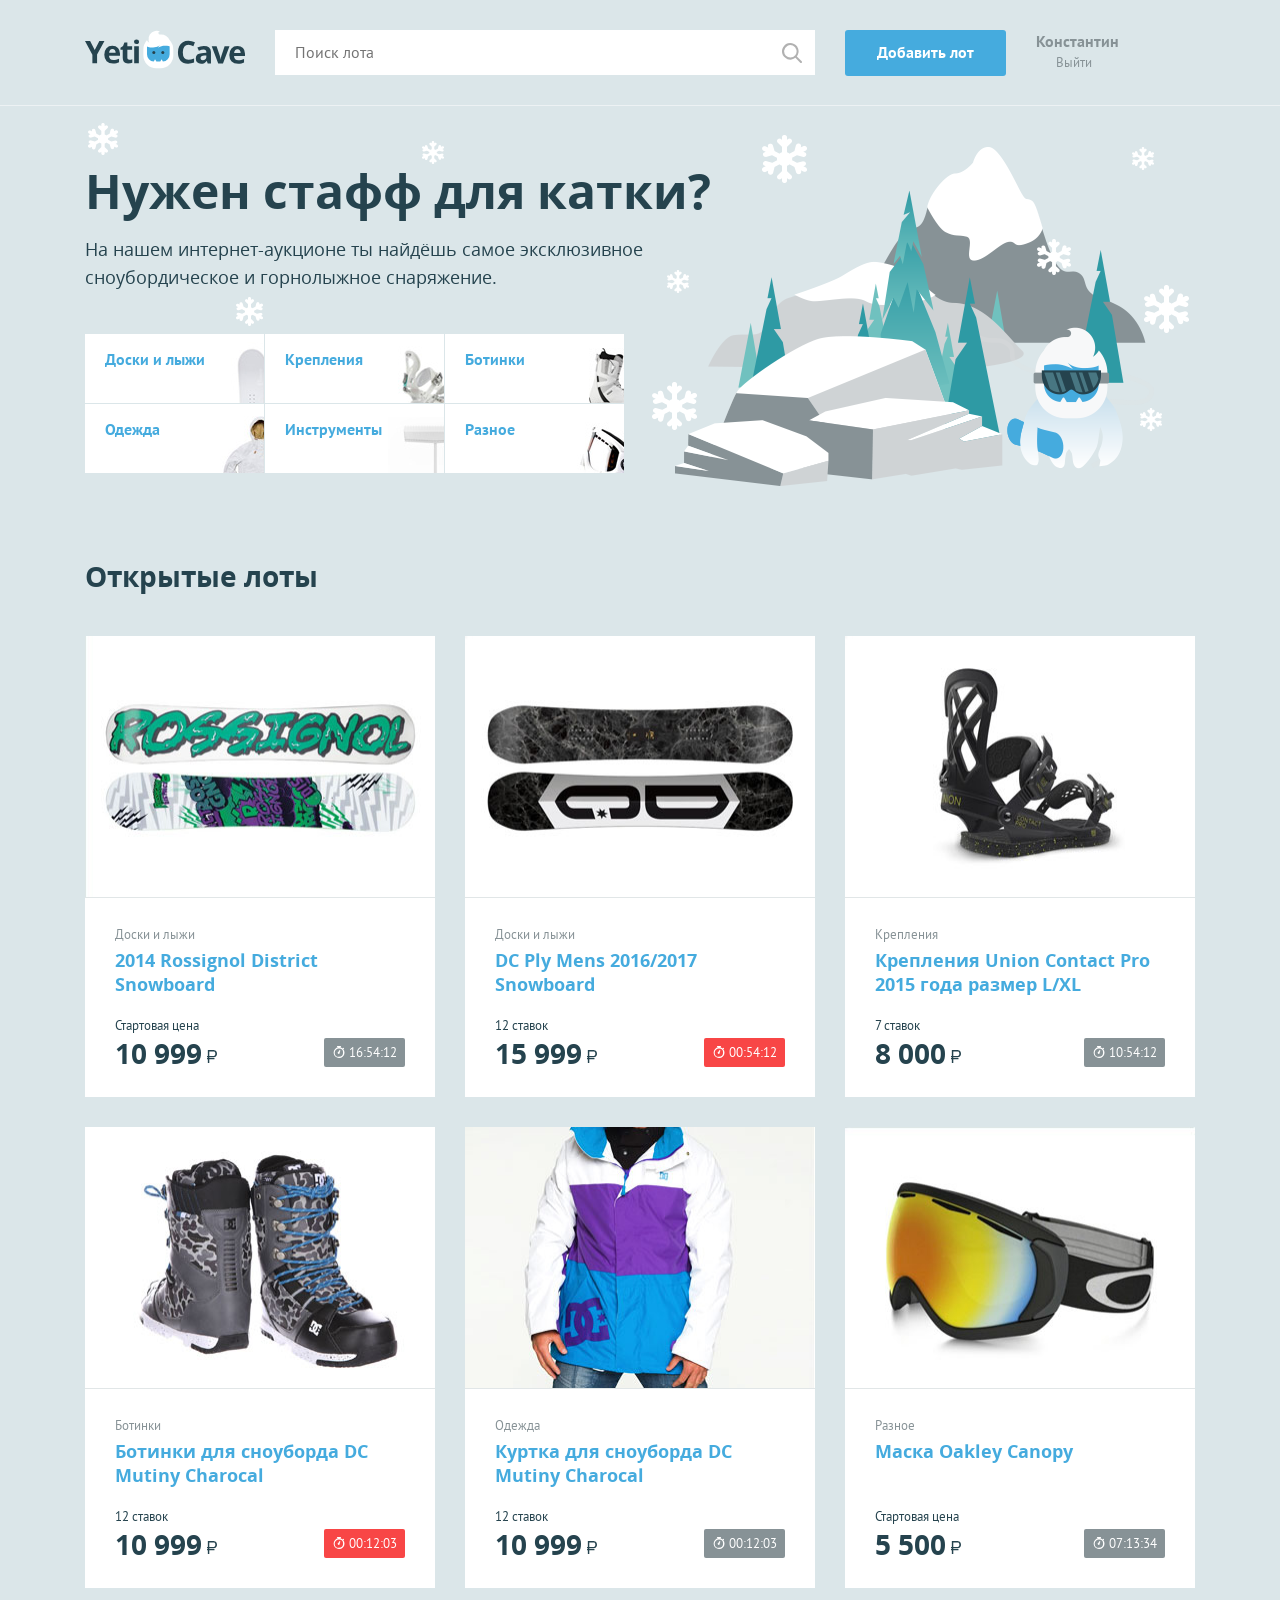
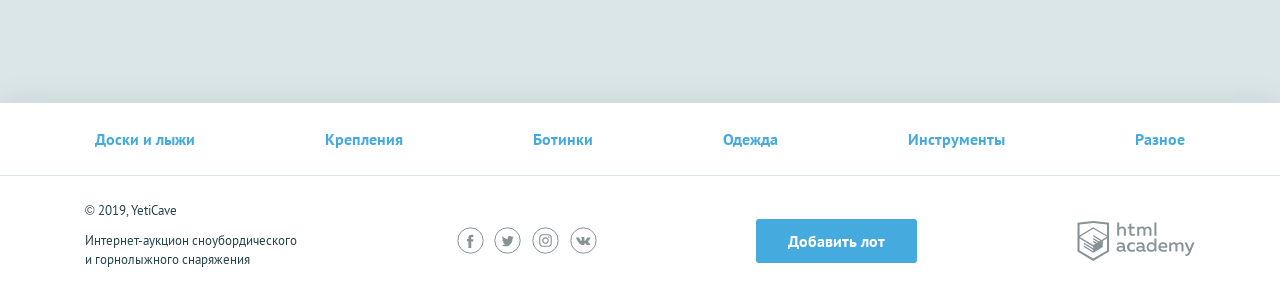
<file: pages/index.html>
<!DOCTYPE html>
<html lang="ru">
<head>
  <meta charset="UTF-8">
  <title>Главная</title>
  <link href="../assets/css/normalize.min.css" rel="stylesheet">
  <link href="../assets/css/style.css" rel="stylesheet">
</head>
<body>

<div class="page-wrapper">

  <header class="main-header">
    <div class="main-header__container container">
      <h1 class="visually-hidden">YetiCave</h1>
      <a class="main-header__logo">
        <img src="../img/logo.svg" width="160" height="39" alt="Логотип компании YetiCave">
      </a>
      <form class="main-header__search" method="get" action="https://echo.htmlacademy.ru" autocomplete="off">
        <input type="search" name="search" placeholder="Поиск лота">
        <input class="main-header__search-btn" type="submit" name="find" value="Найти">
      </form>
      <a class="main-header__add-lot button" href="add-lot.html">Добавить лот</a>
      <nav class="user-menu">
        <div class="user-menu__logged">
          <p>Константин</p>
          <a href="login.html">Выйти</a>
        </div>
      </nav>
    </div>
  </header>

  <main class="container">
    <section class="promo">
      <h2 class="promo__title">Нужен стафф для катки?</h2>
      <p class="promo__text">На нашем интернет-аукционе ты найдёшь самое эксклюзивное сноубордическое и горнолыжное снаряжение.</p>
      <ul class="promo__list">
        <li class="promo__item promo__item--boards">
          <a class="promo__link" href="all-lots.html">Доски и лыжи</a>
        </li>
        <li class="promo__item promo__item--attachment">
          <a class="promo__link" href="all-lots.html">Крепления</a>
        </li>
        <li class="promo__item promo__item--boots">
          <a class="promo__link" href="all-lots.html">Ботинки</a>
        </li>
        <li class="promo__item promo__item--clothing">
          <a class="promo__link" href="all-lots.html">Одежда</a>
        </li>
        <li class="promo__item promo__item--tools">
          <a class="promo__link" href="all-lots.html">Инструменты</a>
        </li>
        <li class="promo__item promo__item--other">
          <a class="promo__link" href="all-lots.html">Разное</a>
        </li>
      </ul>
    </section>
    <section class="lots">
      <div class="lots__header">
        <h2>Открытые лоты</h2>
      </div>
      <ul class="lots__list">
        <li class="lots__item lot">
          <div class="lot__image">
            <img src="../img/lot-1.jpg" width="350" height="260" alt="Сноуборд">
          </div>
          <div class="lot__info">
            <span class="lot__category">Доски и лыжи</span>
            <h3 class="lot__title"><a class="text-link" href="lot.html">2014 Rossignol District Snowboard</a></h3>
            <div class="lot__state">
              <div class="lot__rate">
                <span class="lot__amount">Стартовая цена</span>
                <span class="lot__cost">10 999<b class="rub">р</b></span>
              </div>
              <div class="lot__timer timer">
                16:54:12
              </div>
            </div>
          </div>
        </li>
        <li class="lots__item lot">
          <div class="lot__image">
            <img src="../img/lot-2.jpg" width="350" height="260" alt="Сноуборд">
          </div>
          <div class="lot__info">
            <span class="lot__category">Доски и лыжи</span>
            <h3 class="lot__title"><a class="text-link" href="lot.html">DC Ply Mens 2016/2017 Snowboard</a></h3>
            <div class="lot__state">
              <div class="lot__rate">
                <span class="lot__amount">12 ставок</span>
                <span class="lot__cost">15 999<b class="rub">р</b></span>
              </div>
              <div class="lot__timer timer timer--finishing">
                00:54:12
              </div>
            </div>
          </div>
        </li>
        <li class="lots__item lot">
          <div class="lot__image">
            <img src="../img/lot-3.jpg" width="350" height="260" alt="Крепления">
          </div>
          <div class="lot__info">
            <span class="lot__category">Крепления</span>
            <h3 class="lot__title"><a class="text-link" href="lot.html">Крепления Union Contact Pro 2015 года размер L/XL</a></h3>
            <div class="lot__state">
              <div class="lot__rate">
                <span class="lot__amount">7 ставок</span>
                <span class="lot__cost">8 000<b class="rub">р</b></span>
              </div>
              <div class="lot__timer timer">
                10:54:12
              </div>
            </div>
          </div>
        </li>
        <li class="lots__item lot">
          <div class="lot__image">
            <img src="../img/lot-4.jpg" width="350" height="260" alt="Ботинки">
          </div>
          <div class="lot__info">
            <span class="lot__category">Ботинки</span>
            <h3 class="lot__title"><a class="text-link" href="lot.html">Ботинки для сноуборда DC Mutiny Charocal</a></h3>
            <div class="lot__state">
              <div class="lot__rate">
                <span class="lot__amount">12 ставок</span>
                <span class="lot__cost">10 999<b class="rub">р</b></span>
              </div>
              <div class="lot__timer timer timer--finishing">
                00:12:03
              </div>
            </div>
          </div>
        </li>
        <li class="lots__item lot">
          <div class="lot__image">
            <img src="../img/lot-5.jpg" width="350" height="260" alt="Куртка">
          </div>
          <div class="lot__info">
            <span class="lot__category">Одежда</span>
            <h3 class="lot__title"><a class="text-link" href="lot.html">Куртка для сноуборда DC Mutiny Charocal</a></h3>
            <div class="lot__state">
              <div class="lot__rate">
                <span class="lot__amount">12 ставок</span>
                <span class="lot__cost">10 999<b class="rub">р</b></span>
              </div>
              <div class="lot__timer timer">
                00:12:03
              </div>
            </div>
          </div>
        </li>
        <li class="lots__item lot">
          <div class="lot__image">
            <img src="../img/lot-6.jpg" width="350" height="260" alt="Маска">
          </div>
          <div class="lot__info">
            <span class="lot__category">Разное</span>
            <h3 class="lot__title"><a class="text-link" href="lot.html">Маска Oakley Canopy</a></h3>
            <div class="lot__state">
              <div class="lot__rate">
                <span class="lot__amount">Стартовая цена</span>
                <span class="lot__cost">5 500<b class="rub">р</b></span>
              </div>
              <div class="lot__timer timer">
                07:13:34
              </div>
            </div>
          </div>
        </li>
      </ul>
    </section>
  </main>

</div>

<footer class="main-footer">
  <nav class="nav">
    <ul class="nav__list container">
      <li class="nav__item">
        <a href="all-lots.html">Доски и лыжи</a>
      </li>
      <li class="nav__item">
        <a href="all-lots.html">Крепления</a>
      </li>
      <li class="nav__item">
        <a href="all-lots.html">Ботинки</a>
      </li>
      <li class="nav__item">
        <a href="all-lots.html">Одежда</a>
      </li>
      <li class="nav__item">
        <a href="all-lots.html">Инструменты</a>
      </li>
      <li class="nav__item">
        <a href="all-lots.html">Разное</a>
      </li>
    </ul>
  </nav>
  <div class="main-footer__bottom container">
    <div class="main-footer__copyright">
      <p>© 2019, YetiCave</p>
      <p>Интернет-аукцион сноубордического и горнолыжного снаряжения</p>
    </div>
    <div class="main-footer__social social">
      <span class="visually-hidden">Мы в соцсетях:</span>
      <a class="social__link social__link--facebook" href="#">
        <span class="visually-hidden">Facebook</span>
        <svg width="27" height="27" viewBox="0 0 27 27" xmlns="http://www.w3.org/2000/svg"><circle stroke="#879296" fill="none" cx="13.5" cy="13.5" r="12.667"/><path fill="#879296" d="M14.26 20.983h-2.816v-6.626H10.04v-2.28h1.404v-1.364c0-1.862.79-2.922 3.04-2.922h1.87v2.28h-1.17c-.876 0-.972.322-.972.916v1.14h2.212l-.245 2.28h-1.92v6.625z"/></svg>
      </a>
      <span class="visually-hidden">,</span>
      <a class="social__link social__link--twitter" href="#">
        <span class="visually-hidden">Twitter</span>
        <svg width="27" height="27" viewBox="0 0 27 27" xmlns="http://www.w3.org/2000/svg"><circle stroke="#879296" fill="none" cx="13.5" cy="13.5" r="12.687"/><path fill="#879296" d="M18.38 10.572c.525-.336.913-.848 1.092-1.445-.485.305-1.02.52-1.58.635-.458-.525-1.12-.827-1.816-.83-1.388.063-2.473 1.226-2.44 2.615-.002.2.02.4.06.596-2.017-.144-3.87-1.16-5.076-2.78-.22.403-.335.856-.332 1.315-.01.865.403 1.68 1.104 2.188-.397-.016-.782-.13-1.123-.333-.03 1.207.78 2.272 1.95 2.567-.21.06-.43.09-.653.088-.155.015-.313.015-.47 0 .3 1.045 1.238 1.777 2.324 1.815-.864.724-1.956 1.12-3.083 1.122-.198.013-.397.013-.595 0 1.12.767 2.447 1.18 3.805 1.182 4.57 0 7.066-3.992 7.066-7.456v-.34c.49-.375.912-.835 1.24-1.357-.465.218-.963.36-1.473.42z"/></svg>
      </a>
      <span class="visually-hidden">,</span>
      <a class="social__link social__link--instagram" href="#">
        <span class="visually-hidden">Instagram</span>
        <svg width="27" height="27" viewBox="0 0 27 27" xmlns="http://www.w3.org/2000/svg"><circle stroke="#879296" fill="none" cx="13.5" cy="13.5" r="12.687"/><path fill="#879296" d="M13.5 8.3h2.567c.403.002.803.075 1.18.213.552.213.988.65 1.2 1.2.14.38.213.778.216 1.18v5.136c-.003.403-.076.803-.215 1.18-.213.552-.65.988-1.2 1.2-.378.14-.778.213-1.18.216h-5.135c-.403-.003-.802-.076-1.18-.215-.552-.214-.988-.65-1.2-1.2-.14-.38-.212-.78-.215-1.182V13.46v-2.566c.003-.403.076-.802.214-1.18.213-.552.65-.988 1.2-1.2.38-.14.778-.212 1.18-.215H13.5m0-1.143h-2.616c-.526.01-1.048.108-1.54.292-.853.33-1.527 1-1.856 1.854-.184.493-.283 1.014-.292 1.542v5.232c.01.526.108 1.048.292 1.54.33.853 1.003 1.527 1.855 1.856.493.184 1.015.283 1.54.293H16.117c.527-.01 1.048-.11 1.54-.293.854-.33 1.527-1.003 1.856-1.855.184-.493.283-1.015.293-1.54V13.46v-2.614c-.01-.528-.11-1.05-.293-1.542-.33-.853-1.002-1.525-1.855-1.855-.493-.185-1.014-.283-1.54-.293-.665.01-.89 0-2.617 0zm0 3.093c-2.51.007-4.07 2.73-2.808 4.898 1.26 2.17 4.398 2.16 5.645-.017.285-.495.434-1.058.433-1.63-.006-1.8-1.47-3.256-3.27-3.25zm0 5.378c-1.63-.007-2.64-1.777-1.82-3.185.823-1.41 2.86-1.4 3.67.017.18.316.276.675.278 1.04.006 1.177-.95 2.133-2.128 2.128zm4.118-5.524c0 .58-.626.94-1.127.65-.5-.29-.5-1.012 0-1.3.116-.067.245-.102.378-.102.418-.005.76.333.76.752z"/></svg>
      </a>
      <span class="visually-hidden">,</span>
      <a class="social__link social__link--vkontakte" href="#">
        <span class="visually-hidden">Вконтакте</span>
        <svg width="27" height="27" viewBox="0 0 27 27" xmlns="http://www.w3.org/2000/svg"><circle stroke="#879296" fill="none" cx="13.5" cy="13.5" r="12.666"/><path fill="#879296" d="M13.92 18.07c.142-.016.278-.074.39-.166.077-.107.118-.237.116-.37 0 0 0-1.13.516-1.296.517-.165 1.208 1.09 1.95 1.58.276.213.624.314.973.28h1.95s.973-.057.525-.837c-.38-.62-.865-1.17-1.432-1.626-1.208-1.1-1.043-.916.41-2.816.886-1.16 1.236-1.86 1.13-2.163-.108-.302-.76-.214-.76-.214h-2.164c-.092-.026-.19-.026-.282 0-.083.058-.15.135-.195.225-.224.57-.49 1.125-.8 1.656-.973 1.61-1.344 1.697-1.51 1.59-.37-.234-.272-.975-.272-1.433 0-1.56.243-2.202-.468-2.377-.32-.075-.647-.108-.974-.098-.604-.052-1.213.01-1.793.186-.243.116-.438.38-.32.4.245.018.474.13.642.31.152.303.225.638.214.975 0 0 .127 1.832-.302 2.056-.43.223-.692-.167-1.55-1.618-.29-.506-.547-1.03-.77-1.57-.038-.09-.098-.17-.174-.233-.1-.065-.214-.108-.332-.128H6.485s-.312 0-.42.137c-.106.135 0 .36 0 .36.87 2 2.022 3.868 3.42 5.543.923.996 2.21 1.573 3.567 1.598z"/></svg>
      </a>
    </div>
    <a class="main-footer__add-lot button" href="add-lot.html">Добавить лот</a>
    <div class="main-footer__developed-by">
      <span class="visually-hidden">Разработано:</span>
      <a class="logo-academy" href="https://htmlacademy.ru/intensive/php">
        <span class="visually-hidden">HTML Academy</span>
        <svg width="118" height="40" xmlns="http://www.w3.org/2000/svg" viewBox="0 0 117.01 40">
          <path fill="#879296"
                d="M280.33,109.39a2.14,2.14,0,0,1-.6.11.59.59,0,0,1-.66-.66v-3.24c0-2.73-1.62-4-4.18-4a11.08,11.08,0,0,0-3.47.6v1.85a8.05,8.05,0,0,1,3.26-.7c1.54,0,2.37.79,2.37,1.92v.32a12,12,0,0,0-2.36-.26c-1.88,0-4,.72-4,3,0,1.87,1.53,2.77,3.17,2.77a5.25,5.25,0,0,0,3.41-1.17,1.81,1.81,0,0,0,1.81,1.06,3.52,3.52,0,0,0,1.28-.23v-1.45Zm-3.28-.85a3.68,3.68,0,0,1-2.62,1.07c-.9,0-1.7-.45-1.7-1.34,0-1.13,1.21-1.49,2.36-1.49a10.56,10.56,0,0,1,2,.23v1.53Zm9,2.64a6.81,6.81,0,0,0,3-.62V108.7a5.44,5.44,0,0,1-2.64.7,3,3,0,1,1,0-6,4.42,4.42,0,0,1,2.51.75v-1.85a5.47,5.47,0,0,0-2.79-.7,4.69,4.69,0,0,0-5,4.84,4.57,4.57,0,0,0,4.88,4.69Zm8.29-5.8c-1.88,0-4,.72-4,3,0,1.87,1.53,2.77,3.17,2.77a5.25,5.25,0,0,0,3.41-1.17,1.81,1.81,0,0,0,1.81,1.05,3.54,3.54,0,0,0,1.28-.23v-1.45a2.13,2.13,0,0,1-.6.11.59.59,0,0,1-.66-.66v-3.24c0-2.73-1.62-4-4.18-4a11.08,11.08,0,0,0-3.47.6v1.85a8.05,8.05,0,0,1,3.26-.7c1.55,0,2.37.79,2.37,1.92v.32a12,12,0,0,0-2.36-.26Zm2.36,3.17a3.68,3.68,0,0,1-2.62,1.07c-.9,0-1.7-.45-1.7-1.34,0-1.13,1.21-1.49,2.36-1.49a10.56,10.56,0,0,1,2,.23v1.53Zm4.11-2.13a4.49,4.49,0,0,0,4.48,4.77,4.21,4.21,0,0,0,3.47-1.68v1.43h1.81V97.75h-2v5.31a4.19,4.19,0,0,0-3.26-1.41,4.49,4.49,0,0,0-4.48,4.77Zm7.73-1.11v2.2a3.15,3.15,0,0,1-2.88,1.9,3,3,0,0,1,0-6,3.16,3.16,0,0,1,2.88,1.88Zm9.12,5.88a7.75,7.75,0,0,0,3.24-.62v-1.73a6.62,6.62,0,0,1-2.86.64c-1.66,0-3.24-.68-3.47-2.3h6.8c.58-2.62-.66-5.52-4.26-5.52a4.53,4.53,0,0,0-4.58,4.77c0,3.18,2.36,4.77,5.13,4.77Zm-.45-7.86a2.13,2.13,0,0,1,2.36,2.34h-5a2.47,2.47,0,0,1,2.66-2.34Zm18.43,2v5.6h2v-5.65a3.32,3.32,0,0,0-3.43-3.64A4.48,4.48,0,0,0,331,103.1a3.09,3.09,0,0,0-2.83-1.45,4.13,4.13,0,0,0-3,1.38v-1.13h-1.79v9h2v-6.11a3.21,3.21,0,0,1,2.39-1.39,1.72,1.72,0,0,1,1.79,1.9v5.6h2v-5.65c0-.21,0-.41,0-.62a3,3,0,0,1,2.24-1.22,1.72,1.72,0,0,1,1.79,1.9Zm13-3.45h-2.11l-2.69,6.82-3.05-6.82h-2.15l4.3,9.12-.19.45c-.53,1.41-1.26,2.11-2.24,2.11a3.13,3.13,0,0,1-.92-.13v1.71a5.12,5.12,0,0,0,1.19.15c1.38,0,2.66-.79,3.64-3.15l4.24-10.27ZM273.33,89.11a3.18,3.18,0,0,1,2.53-1.51A2,2,0,0,1,278,89.77V95.1h2v-5.6a3.52,3.52,0,0,0-3.73-3.69,4.12,4.12,0,0,0-2.92,1.24V81.91h-2V95.1h2v-6Zm10.18,3.24c0,2.11,1.36,3,3.11,3a7.39,7.39,0,0,0,2.43-.4V93.2a4.87,4.87,0,0,1-1.83.36c-1.17,0-1.72-.4-1.72-1.58V87.83h3.28V86.06h-3.28V82.84l-2,.49v2.73h-1.62v1.77h1.62v4.52ZM293.38,89a3.21,3.21,0,0,1,2.39-1.39,1.72,1.72,0,0,1,1.79,1.9v5.6h2V89.45c0-.21,0-.41,0-.62a3,3,0,0,1,2.24-1.22,1.72,1.72,0,0,1,1.79,1.9v5.6h2V89.45a3.32,3.32,0,0,0-3.43-3.64A4.47,4.47,0,0,0,299,87.26a3.09,3.09,0,0,0-2.83-1.45,4.13,4.13,0,0,0-3,1.38V86.06h-1.79v9h2V89Zm15.16-7.09h2V95.1h-2Zm-61.11-1.57L231.64,82v28.95l15.79,9.4,15.79-9.4V82L247.6,80.35l-.17,0Zm13.73,29.43-13.73,8.17-13.73-8.17V97.9L247.37,106l0,1.47L238,101.93v1.43l9.41,5.66,0,1.51-9.41-5.6v1.43l9.41,5.66,9.5-5.69V104.9h0v-4.67l4.23-2.53v12.06Zm0-13.6-3.76,2.21-1.73,1-8.27-4.92v1.43l7.07,4.2-.06,0-.15.09-1,.59-5.83-3.47v1.43l4.61,2.74-1.09.73,0,0-3.48-2v1.43l2.28,1.34-2.33,1.4-13.6-8.08,13.62-8.19h0l13.79,8Zm0-1.44-13.8-8.14h0l-13.65,8.13V83.85l13.73-1.44,13.73,1.44V94.72Z"
                transform="translate(-231.64 -80.34)"/>
        </svg>
      </a>
    </div>
  </div>
</footer>

</body>
</html>
</file>
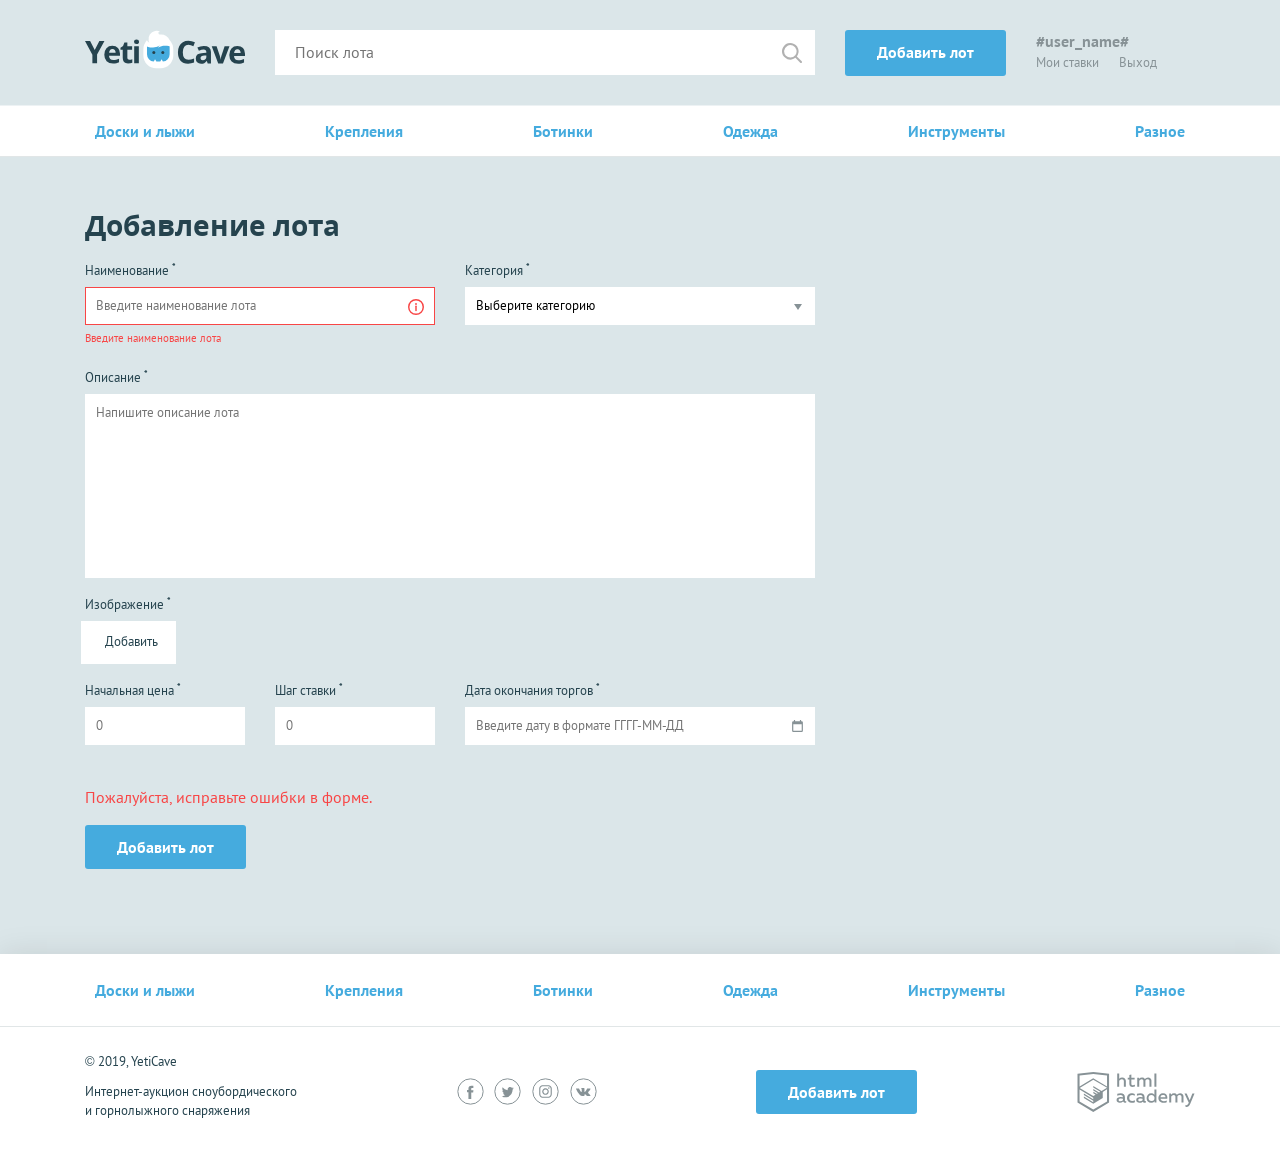
<file: pages/add-lot.html>
<!DOCTYPE html>
<html lang="ru">
<head>
  <meta charset="UTF-8">
  <title>Добавление лота</title>
  <link href="../assets/css/normalize.min.css" rel="stylesheet">
  <link href="../assets/css/style.css" rel="stylesheet">
  <link href="../assets/css/flatpickr.min.css" rel="stylesheet">
</head>
<body>

<div class="page-wrapper">

  <header class="main-header">
  <div class="main-header__container container">
    <h1 class="visually-hidden">YetiCave</h1>
    <a class="main-header__logo" href="index.html">
      <img src="../img/logo.svg" width="160" height="39" alt="Логотип компании YetiCave">
    </a>
    <form class="main-header__search" method="get" action="https://echo.htmlacademy.ru" autocomplete="off">
      <input type="search" name="search" placeholder="Поиск лота">
      <input class="main-header__search-btn" type="submit" name="find" value="Найти">
    </form>
    <a class="main-header__add-lot button" href="add-lot.html">Добавить лот</a>
    <nav class="user-menu">
      <div class="user-menu__logged">
        <p>#user_name#</p>
        <a class="user-menu__bets" href="my-bets.html">Мои ставки</a>
        <a class="user-menu__logout" href="#">Выход</a>
      </div>
    </nav>
  </div>
</header>

  <main>
    <nav class="nav">
      <ul class="nav__list container">
        <li class="nav__item">
          <a href="all-lots.html">Доски и лыжи</a>
        </li>
        <li class="nav__item">
          <a href="all-lots.html">Крепления</a>
        </li>
        <li class="nav__item">
          <a href="all-lots.html">Ботинки</a>
        </li>
        <li class="nav__item">
          <a href="all-lots.html">Одежда</a>
        </li>
        <li class="nav__item">
          <a href="all-lots.html">Инструменты</a>
        </li>
        <li class="nav__item">
          <a href="all-lots.html">Разное</a>
        </li>
      </ul>
    </nav>
    <form class="form form--add-lot container form--invalid" action="https://echo.htmlacademy.ru" method="post"> <!-- form--invalid -->
      <h2>Добавление лота</h2>
      <div class="form__container-two">
        <div class="form__item form__item--invalid"> <!-- form__item--invalid -->
          <label for="lot-name">Наименование <sup>*</sup></label>
          <input id="lot-name" type="text" name="lot-name" placeholder="Введите наименование лота">
          <span class="form__error">Введите наименование лота</span>
        </div>
        <div class="form__item">
          <label for="category">Категория <sup>*</sup></label>
          <select id="category" name="category">
            <option>Выберите категорию</option>
            <option>Доски и лыжи</option>
            <option>Крепления</option>
            <option>Ботинки</option>
            <option>Одежда</option>
            <option>Инструменты</option>
            <option>Разное</option>
          </select>
          <span class="form__error">Выберите категорию</span>
        </div>
      </div>
      <div class="form__item form__item--wide">
        <label for="message">Описание <sup>*</sup></label>
        <textarea id="message" name="message" placeholder="Напишите описание лота"></textarea>
        <span class="form__error">Напишите описание лота</span>
      </div>
      <div class="form__item form__item--file">
        <label>Изображение <sup>*</sup></label>
        <div class="form__input-file">
          <input class="visually-hidden" type="file" id="lot-img" value="">
          <label for="lot-img">
            Добавить
          </label>
        </div>
      </div>
      <div class="form__container-three">
        <div class="form__item form__item--small">
          <label for="lot-rate">Начальная цена <sup>*</sup></label>
          <input id="lot-rate" type="text" name="lot-rate" placeholder="0">
          <span class="form__error">Введите начальную цену</span>
        </div>
        <div class="form__item form__item--small">
          <label for="lot-step">Шаг ставки <sup>*</sup></label>
          <input id="lot-step" type="text" name="lot-step" placeholder="0">
          <span class="form__error">Введите шаг ставки</span>
        </div>
        <div class="form__item">
          <label for="lot-date">Дата окончания торгов <sup>*</sup></label>
          <input class="form__input-date" id="lot-date" type="text" name="lot-date" placeholder="Введите дату в формате ГГГГ-ММ-ДД">
          <span class="form__error">Введите дату завершения торгов</span>
        </div>
      </div>
      <span class="form__error form__error--bottom">Пожалуйста, исправьте ошибки в форме.</span>
      <button type="submit" class="button">Добавить лот</button>
    </form>
  </main>

</div>

<footer class="main-footer">
  <nav class="nav">
    <ul class="nav__list container">
      <li class="nav__item">
        <a href="all-lots.html">Доски и лыжи</a>
      </li>
      <li class="nav__item">
        <a href="all-lots.html">Крепления</a>
      </li>
      <li class="nav__item">
        <a href="all-lots.html">Ботинки</a>
      </li>
      <li class="nav__item">
        <a href="all-lots.html">Одежда</a>
      </li>
      <li class="nav__item">
        <a href="all-lots.html">Инструменты</a>
      </li>
      <li class="nav__item">
        <a href="all-lots.html">Разное</a>
      </li>
    </ul>
  </nav>
  <div class="main-footer__bottom container">
    <div class="main-footer__copyright">
      <p>© 2019, YetiCave</p>
      <p>Интернет-аукцион сноубордического и горнолыжного снаряжения</p>
    </div>
    <div class="main-footer__social social">
      <span class="visually-hidden">Мы в соцсетях:</span>
      <a class="social__link social__link--facebook" href="#">
        <span class="visually-hidden">Facebook</span>
        <svg width="27" height="27" viewBox="0 0 27 27" xmlns="http://www.w3.org/2000/svg"><circle stroke="#879296" fill="none" cx="13.5" cy="13.5" r="12.667"/><path fill="#879296" d="M14.26 20.983h-2.816v-6.626H10.04v-2.28h1.404v-1.364c0-1.862.79-2.922 3.04-2.922h1.87v2.28h-1.17c-.876 0-.972.322-.972.916v1.14h2.212l-.245 2.28h-1.92v6.625z"/></svg>
      </a>
      <span class="visually-hidden">,</span>
      <a class="social__link social__link--twitter" href="#">
        <span class="visually-hidden">Twitter</span>
        <svg width="27" height="27" viewBox="0 0 27 27" xmlns="http://www.w3.org/2000/svg"><circle stroke="#879296" fill="none" cx="13.5" cy="13.5" r="12.687"/><path fill="#879296" d="M18.38 10.572c.525-.336.913-.848 1.092-1.445-.485.305-1.02.52-1.58.635-.458-.525-1.12-.827-1.816-.83-1.388.063-2.473 1.226-2.44 2.615-.002.2.02.4.06.596-2.017-.144-3.87-1.16-5.076-2.78-.22.403-.335.856-.332 1.315-.01.865.403 1.68 1.104 2.188-.397-.016-.782-.13-1.123-.333-.03 1.207.78 2.272 1.95 2.567-.21.06-.43.09-.653.088-.155.015-.313.015-.47 0 .3 1.045 1.238 1.777 2.324 1.815-.864.724-1.956 1.12-3.083 1.122-.198.013-.397.013-.595 0 1.12.767 2.447 1.18 3.805 1.182 4.57 0 7.066-3.992 7.066-7.456v-.34c.49-.375.912-.835 1.24-1.357-.465.218-.963.36-1.473.42z"/></svg>
      </a>
      <span class="visually-hidden">,</span>
      <a class="social__link social__link--instagram" href="#">
        <span class="visually-hidden">Instagram</span>
        <svg width="27" height="27" viewBox="0 0 27 27" xmlns="http://www.w3.org/2000/svg"><circle stroke="#879296" fill="none" cx="13.5" cy="13.5" r="12.687"/><path fill="#879296" d="M13.5 8.3h2.567c.403.002.803.075 1.18.213.552.213.988.65 1.2 1.2.14.38.213.778.216 1.18v5.136c-.003.403-.076.803-.215 1.18-.213.552-.65.988-1.2 1.2-.378.14-.778.213-1.18.216h-5.135c-.403-.003-.802-.076-1.18-.215-.552-.214-.988-.65-1.2-1.2-.14-.38-.212-.78-.215-1.182V13.46v-2.566c.003-.403.076-.802.214-1.18.213-.552.65-.988 1.2-1.2.38-.14.778-.212 1.18-.215H13.5m0-1.143h-2.616c-.526.01-1.048.108-1.54.292-.853.33-1.527 1-1.856 1.854-.184.493-.283 1.014-.292 1.542v5.232c.01.526.108 1.048.292 1.54.33.853 1.003 1.527 1.855 1.856.493.184 1.015.283 1.54.293H16.117c.527-.01 1.048-.11 1.54-.293.854-.33 1.527-1.003 1.856-1.855.184-.493.283-1.015.293-1.54V13.46v-2.614c-.01-.528-.11-1.05-.293-1.542-.33-.853-1.002-1.525-1.855-1.855-.493-.185-1.014-.283-1.54-.293-.665.01-.89 0-2.617 0zm0 3.093c-2.51.007-4.07 2.73-2.808 4.898 1.26 2.17 4.398 2.16 5.645-.017.285-.495.434-1.058.433-1.63-.006-1.8-1.47-3.256-3.27-3.25zm0 5.378c-1.63-.007-2.64-1.777-1.82-3.185.823-1.41 2.86-1.4 3.67.017.18.316.276.675.278 1.04.006 1.177-.95 2.133-2.128 2.128zm4.118-5.524c0 .58-.626.94-1.127.65-.5-.29-.5-1.012 0-1.3.116-.067.245-.102.378-.102.418-.005.76.333.76.752z"/></svg>
      </a>
      <span class="visually-hidden">,</span>
      <a class="social__link social__link--vkontakte" href="#">
        <span class="visually-hidden">Вконтакте</span>
        <svg width="27" height="27" viewBox="0 0 27 27" xmlns="http://www.w3.org/2000/svg"><circle stroke="#879296" fill="none" cx="13.5" cy="13.5" r="12.666"/><path fill="#879296" d="M13.92 18.07c.142-.016.278-.074.39-.166.077-.107.118-.237.116-.37 0 0 0-1.13.516-1.296.517-.165 1.208 1.09 1.95 1.58.276.213.624.314.973.28h1.95s.973-.057.525-.837c-.38-.62-.865-1.17-1.432-1.626-1.208-1.1-1.043-.916.41-2.816.886-1.16 1.236-1.86 1.13-2.163-.108-.302-.76-.214-.76-.214h-2.164c-.092-.026-.19-.026-.282 0-.083.058-.15.135-.195.225-.224.57-.49 1.125-.8 1.656-.973 1.61-1.344 1.697-1.51 1.59-.37-.234-.272-.975-.272-1.433 0-1.56.243-2.202-.468-2.377-.32-.075-.647-.108-.974-.098-.604-.052-1.213.01-1.793.186-.243.116-.438.38-.32.4.245.018.474.13.642.31.152.303.225.638.214.975 0 0 .127 1.832-.302 2.056-.43.223-.692-.167-1.55-1.618-.29-.506-.547-1.03-.77-1.57-.038-.09-.098-.17-.174-.233-.1-.065-.214-.108-.332-.128H6.485s-.312 0-.42.137c-.106.135 0 .36 0 .36.87 2 2.022 3.868 3.42 5.543.923.996 2.21 1.573 3.567 1.598z"/></svg>
      </a>
    </div>
    <a class="main-footer__add-lot button" href="add-lot.html">Добавить лот</a>
    <div class="main-footer__developed-by">
      <span class="visually-hidden">Разработано:</span>
      <a class="logo-academy" href="https://htmlacademy.ru/intensive/php">
        <span class="visually-hidden">HTML Academy</span>
        <svg width="118" height="40" xmlns="http://www.w3.org/2000/svg" viewBox="0 0 117.01 40">
          <path fill="#879296"
                d="M280.33,109.39a2.14,2.14,0,0,1-.6.11.59.59,0,0,1-.66-.66v-3.24c0-2.73-1.62-4-4.18-4a11.08,11.08,0,0,0-3.47.6v1.85a8.05,8.05,0,0,1,3.26-.7c1.54,0,2.37.79,2.37,1.92v.32a12,12,0,0,0-2.36-.26c-1.88,0-4,.72-4,3,0,1.87,1.53,2.77,3.17,2.77a5.25,5.25,0,0,0,3.41-1.17,1.81,1.81,0,0,0,1.81,1.06,3.52,3.52,0,0,0,1.28-.23v-1.45Zm-3.28-.85a3.68,3.68,0,0,1-2.62,1.07c-.9,0-1.7-.45-1.7-1.34,0-1.13,1.21-1.49,2.36-1.49a10.56,10.56,0,0,1,2,.23v1.53Zm9,2.64a6.81,6.81,0,0,0,3-.62V108.7a5.44,5.44,0,0,1-2.64.7,3,3,0,1,1,0-6,4.42,4.42,0,0,1,2.51.75v-1.85a5.47,5.47,0,0,0-2.79-.7,4.69,4.69,0,0,0-5,4.84,4.57,4.57,0,0,0,4.88,4.69Zm8.29-5.8c-1.88,0-4,.72-4,3,0,1.87,1.53,2.77,3.17,2.77a5.25,5.25,0,0,0,3.41-1.17,1.81,1.81,0,0,0,1.81,1.05,3.54,3.54,0,0,0,1.28-.23v-1.45a2.13,2.13,0,0,1-.6.11.59.59,0,0,1-.66-.66v-3.24c0-2.73-1.62-4-4.18-4a11.08,11.08,0,0,0-3.47.6v1.85a8.05,8.05,0,0,1,3.26-.7c1.55,0,2.37.79,2.37,1.92v.32a12,12,0,0,0-2.36-.26Zm2.36,3.17a3.68,3.68,0,0,1-2.62,1.07c-.9,0-1.7-.45-1.7-1.34,0-1.13,1.21-1.49,2.36-1.49a10.56,10.56,0,0,1,2,.23v1.53Zm4.11-2.13a4.49,4.49,0,0,0,4.48,4.77,4.21,4.21,0,0,0,3.47-1.68v1.43h1.81V97.75h-2v5.31a4.19,4.19,0,0,0-3.26-1.41,4.49,4.49,0,0,0-4.48,4.77Zm7.73-1.11v2.2a3.15,3.15,0,0,1-2.88,1.9,3,3,0,0,1,0-6,3.16,3.16,0,0,1,2.88,1.88Zm9.12,5.88a7.75,7.75,0,0,0,3.24-.62v-1.73a6.62,6.62,0,0,1-2.86.64c-1.66,0-3.24-.68-3.47-2.3h6.8c.58-2.62-.66-5.52-4.26-5.52a4.53,4.53,0,0,0-4.58,4.77c0,3.18,2.36,4.77,5.13,4.77Zm-.45-7.86a2.13,2.13,0,0,1,2.36,2.34h-5a2.47,2.47,0,0,1,2.66-2.34Zm18.43,2v5.6h2v-5.65a3.32,3.32,0,0,0-3.43-3.64A4.48,4.48,0,0,0,331,103.1a3.09,3.09,0,0,0-2.83-1.45,4.13,4.13,0,0,0-3,1.38v-1.13h-1.79v9h2v-6.11a3.21,3.21,0,0,1,2.39-1.39,1.72,1.72,0,0,1,1.79,1.9v5.6h2v-5.65c0-.21,0-.41,0-.62a3,3,0,0,1,2.24-1.22,1.72,1.72,0,0,1,1.79,1.9Zm13-3.45h-2.11l-2.69,6.82-3.05-6.82h-2.15l4.3,9.12-.19.45c-.53,1.41-1.26,2.11-2.24,2.11a3.13,3.13,0,0,1-.92-.13v1.71a5.12,5.12,0,0,0,1.19.15c1.38,0,2.66-.79,3.64-3.15l4.24-10.27ZM273.33,89.11a3.18,3.18,0,0,1,2.53-1.51A2,2,0,0,1,278,89.77V95.1h2v-5.6a3.52,3.52,0,0,0-3.73-3.69,4.12,4.12,0,0,0-2.92,1.24V81.91h-2V95.1h2v-6Zm10.18,3.24c0,2.11,1.36,3,3.11,3a7.39,7.39,0,0,0,2.43-.4V93.2a4.87,4.87,0,0,1-1.83.36c-1.17,0-1.72-.4-1.72-1.58V87.83h3.28V86.06h-3.28V82.84l-2,.49v2.73h-1.62v1.77h1.62v4.52ZM293.38,89a3.21,3.21,0,0,1,2.39-1.39,1.72,1.72,0,0,1,1.79,1.9v5.6h2V89.45c0-.21,0-.41,0-.62a3,3,0,0,1,2.24-1.22,1.72,1.72,0,0,1,1.79,1.9v5.6h2V89.45a3.32,3.32,0,0,0-3.43-3.64A4.47,4.47,0,0,0,299,87.26a3.09,3.09,0,0,0-2.83-1.45,4.13,4.13,0,0,0-3,1.38V86.06h-1.79v9h2V89Zm15.16-7.09h2V95.1h-2Zm-61.11-1.57L231.64,82v28.95l15.79,9.4,15.79-9.4V82L247.6,80.35l-.17,0Zm13.73,29.43-13.73,8.17-13.73-8.17V97.9L247.37,106l0,1.47L238,101.93v1.43l9.41,5.66,0,1.51-9.41-5.6v1.43l9.41,5.66,9.5-5.69V104.9h0v-4.67l4.23-2.53v12.06Zm0-13.6-3.76,2.21-1.73,1-8.27-4.92v1.43l7.07,4.2-.06,0-.15.09-1,.59-5.83-3.47v1.43l4.61,2.74-1.09.73,0,0-3.48-2v1.43l2.28,1.34-2.33,1.4-13.6-8.08,13.62-8.19h0l13.79,8Zm0-1.44-13.8-8.14h0l-13.65,8.13V83.85l13.73-1.44,13.73,1.44V94.72Z"
                transform="translate(-231.64 -80.34)"/>
        </svg>
      </a>
    </div>
  </div>
</footer>

<script src="../assets/flatpickr.js"></script>
<script src="../assets/script.js"></script>
</body>
</html>
</file>
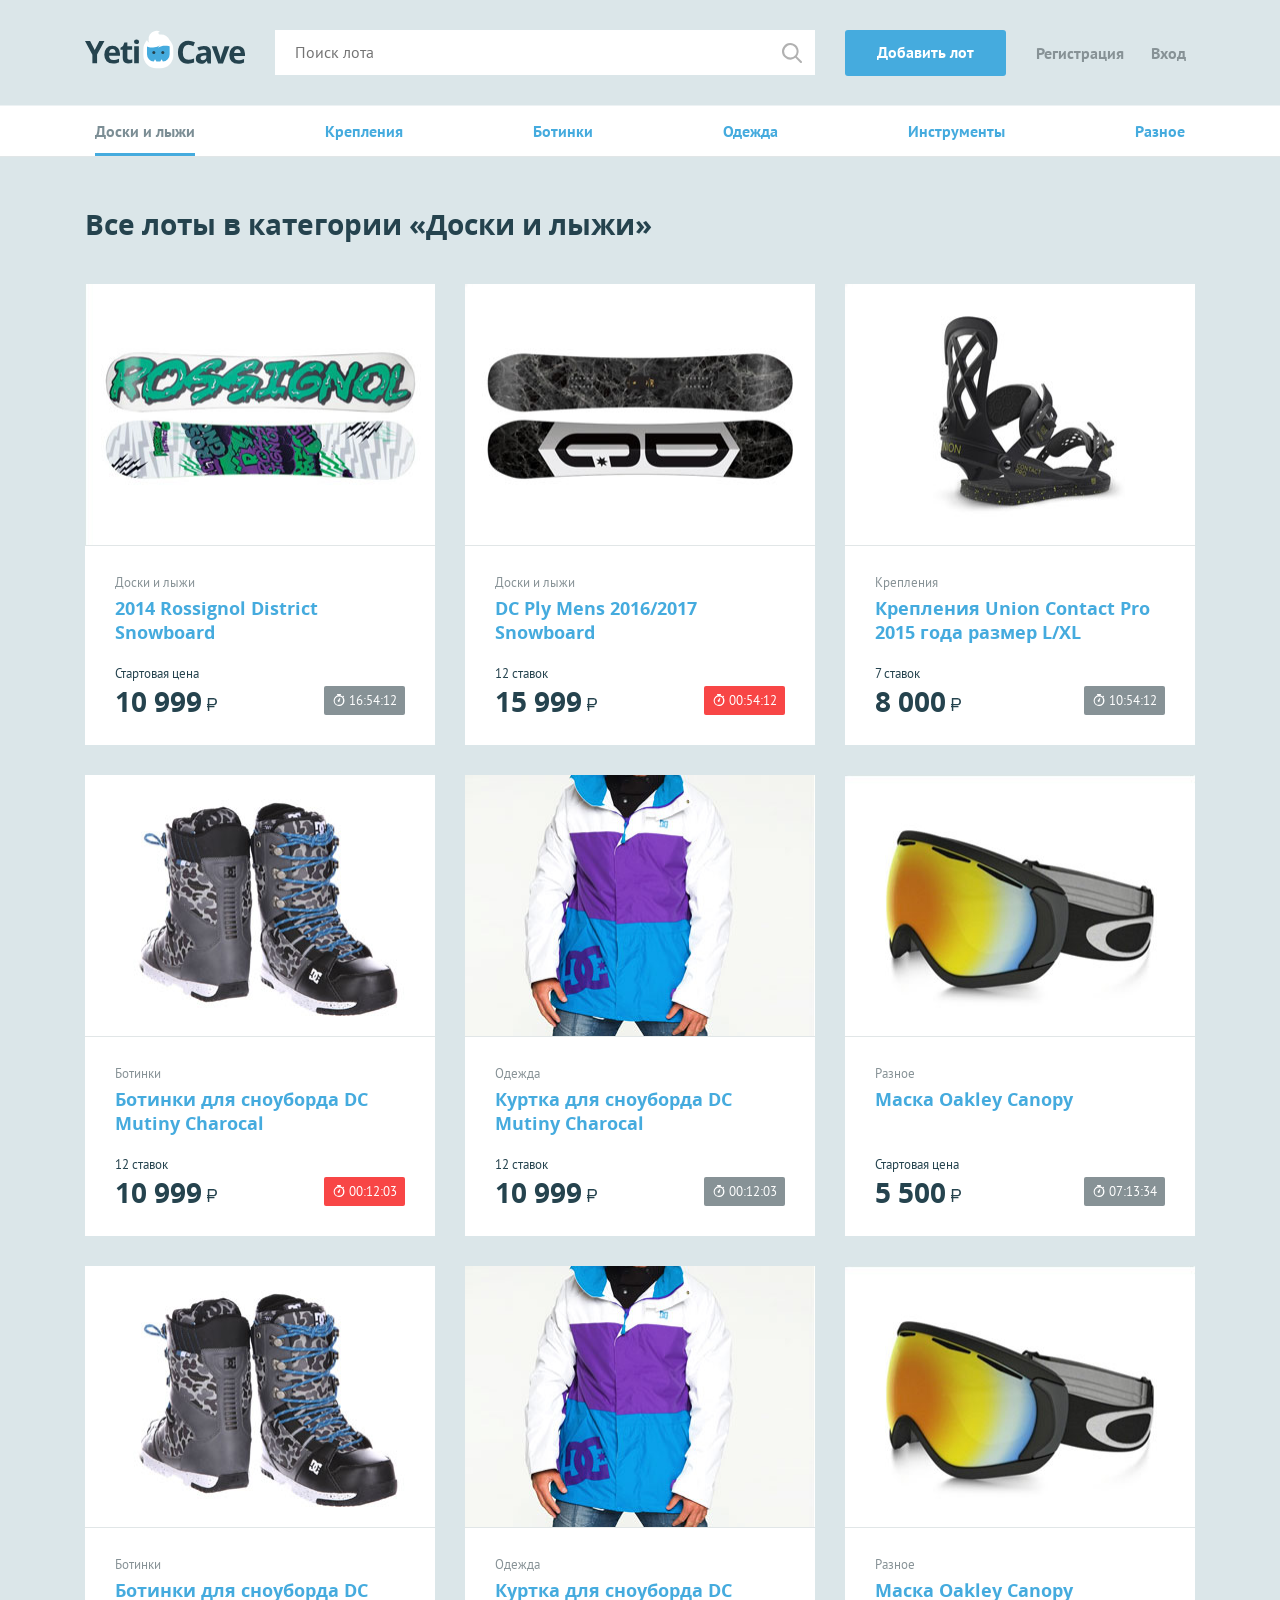
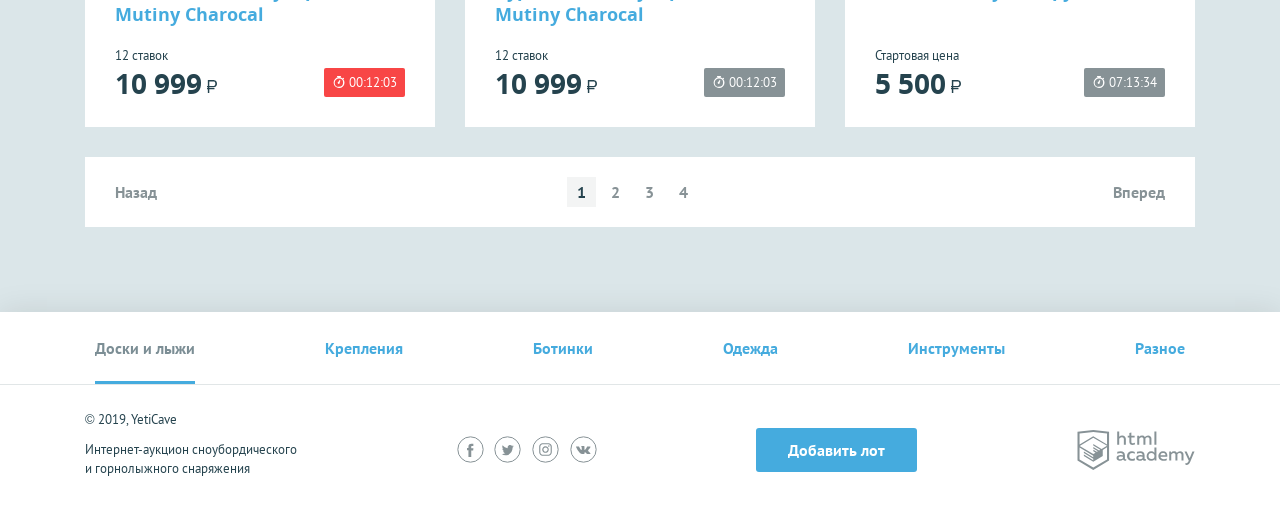
<file: pages/all-lots.html>
<!DOCTYPE html>
<html lang="ru">
<head>
  <meta charset="UTF-8">
  <title>Все лоты</title>
  <link href="../assets/css/normalize.min.css" rel="stylesheet">
  <link href="../assets/css/style.css" rel="stylesheet">
</head>
<body>

<div class="page-wrapper">

  <header class="main-header">
    <div class="main-header__container container">
      <h1 class="visually-hidden">YetiCave</h1>
      <a class="main-header__logo" href="index.html">
        <img src="../img/logo.svg" width="160" height="39" alt="Логотип компании YetiCave">
      </a>
      <form class="main-header__search" method="get" action="https://echo.htmlacademy.ru" autocomplete="off">
        <input type="search" name="search" placeholder="Поиск лота">
        <input class="main-header__search-btn" type="submit" name="find" value="Найти">
      </form>
      <a class="main-header__add-lot button" href="add-lot.html">Добавить лот</a>
      <nav class="user-menu">
        <ul class="user-menu__list">
          <li class="user-menu__item">
            <a href="sign-up.html">Регистрация</a>
          </li>
          <li class="user-menu__item">
            <a href="login.html">Вход</a>
          </li>
        </ul>
      </nav>
    </div>
  </header>

  <main>
    <nav class="nav">
      <ul class="nav__list container">
        <li class="nav__item nav__item--current">
          <a href="all-lots.html">Доски и лыжи</a>
        </li>
        <li class="nav__item">
          <a href="all-lots.html">Крепления</a>
        </li>
        <li class="nav__item">
          <a href="all-lots.html">Ботинки</a>
        </li>
        <li class="nav__item">
          <a href="all-lots.html">Одежда</a>
        </li>
        <li class="nav__item">
          <a href="all-lots.html">Инструменты</a>
        </li>
        <li class="nav__item">
          <a href="all-lots.html">Разное</a>
        </li>
      </ul>
    </nav>
    <div class="container">
      <section class="lots">
        <h2>Все лоты в категории <span>«Доски и лыжи»</span></h2>
        <ul class="lots__list">
          <li class="lots__item lot">
            <div class="lot__image">
              <img src="../img/lot-1.jpg" width="350" height="260" alt="Сноуборд">
            </div>
            <div class="lot__info">
              <span class="lot__category">Доски и лыжи</span>
              <h3 class="lot__title"><a class="text-link" href="lot.html">2014 Rossignol District Snowboard</a></h3>
              <div class="lot__state">
                <div class="lot__rate">
                  <span class="lot__amount">Стартовая цена</span>
                  <span class="lot__cost">10 999<b class="rub">р</b></span>
                </div>
                <div class="lot__timer timer">
                  16:54:12
                </div>
              </div>
            </div>
          </li>
          <li class="lots__item lot">
            <div class="lot__image">
              <img src="../img/lot-2.jpg" width="350" height="260" alt="Сноуборд">
            </div>
            <div class="lot__info">
              <span class="lot__category">Доски и лыжи</span>
              <h3 class="lot__title"><a class="text-link" href="lot.html">DC Ply Mens 2016/2017 Snowboard</a></h3>
              <div class="lot__state">
                <div class="lot__rate">
                  <span class="lot__amount">12 ставок</span>
                  <span class="lot__cost">15 999<b class="rub">р</b></span>
                </div>
                <div class="lot__timer timer timer--finishing">
                  00:54:12
                </div>
              </div>
            </div>
          </li>
          <li class="lots__item lot">
            <div class="lot__image">
              <img src="../img/lot-3.jpg" width="350" height="260" alt="Крепления">
            </div>
            <div class="lot__info">
              <span class="lot__category">Крепления</span>
              <h3 class="lot__title"><a class="text-link" href="lot.html">Крепления Union Contact Pro 2015 года размер
                L/XL</a></h3>
              <div class="lot__state">
                <div class="lot__rate">
                  <span class="lot__amount">7 ставок</span>
                  <span class="lot__cost">8 000<b class="rub">р</b></span>
                </div>
                <div class="lot__timer timer">
                  10:54:12
                </div>
              </div>
            </div>
          </li>
          <li class="lots__item lot">
            <div class="lot__image">
              <img src="../img/lot-4.jpg" width="350" height="260" alt="Ботинки">
            </div>
            <div class="lot__info">
              <span class="lot__category">Ботинки</span>
              <h3 class="lot__title"><a class="text-link" href="lot.html">Ботинки для сноуборда DC Mutiny Charocal</a>
              </h3>
              <div class="lot__state">
                <div class="lot__rate">
                  <span class="lot__amount">12 ставок</span>
                  <span class="lot__cost">10 999<b class="rub">р</b></span>
                </div>
                <div class="lot__timer timer timer--finishing">
                  00:12:03
                </div>
              </div>
            </div>
          </li>
          <li class="lots__item lot">
            <div class="lot__image">
              <img src="../img/lot-5.jpg" width="350" height="260" alt="Куртка">
            </div>
            <div class="lot__info">
              <span class="lot__category">Одежда</span>
              <h3 class="lot__title"><a class="text-link" href="lot.html">Куртка для сноуборда DC Mutiny Charocal</a></h3>
              <div class="lot__state">
                <div class="lot__rate">
                  <span class="lot__amount">12 ставок</span>
                  <span class="lot__cost">10 999<b class="rub">р</b></span>
                </div>
                <div class="lot__timer timer">
                  00:12:03
                </div>
              </div>
            </div>
          </li>
          <li class="lots__item lot">
            <div class="lot__image">
              <img src="../img/lot-6.jpg" width="350" height="260" alt="Маска">
            </div>
            <div class="lot__info">
              <span class="lot__category">Разное</span>
              <h3 class="lot__title"><a class="text-link" href="lot.html">Маска Oakley Canopy</a></h3>
              <div class="lot__state">
                <div class="lot__rate">
                  <span class="lot__amount">Стартовая цена</span>
                  <span class="lot__cost">5 500<b class="rub">р</b></span>
                </div>
                <div class="lot__timer timer">
                  07:13:34
                </div>
              </div>
            </div>
          </li>
          <li class="lots__item lot">
            <div class="lot__image">
              <img src="../img/lot-4.jpg" width="350" height="260" alt="Ботинки">
            </div>
            <div class="lot__info">
              <span class="lot__category">Ботинки</span>
              <h3 class="lot__title"><a class="text-link" href="lot.html">Ботинки для сноуборда DC Mutiny Charocal</a>
              </h3>
              <div class="lot__state">
                <div class="lot__rate">
                  <span class="lot__amount">12 ставок</span>
                  <span class="lot__cost">10 999<b class="rub">р</b></span>
                </div>
                <div class="lot__timer timer timer--finishing">
                  00:12:03
                </div>
              </div>
            </div>
          </li>
          <li class="lots__item lot">
            <div class="lot__image">
              <img src="../img/lot-5.jpg" width="350" height="260" alt="Куртка">
            </div>
            <div class="lot__info">
              <span class="lot__category">Одежда</span>
              <h3 class="lot__title"><a class="text-link" href="lot.html">Куртка для сноуборда DC Mutiny Charocal</a></h3>
              <div class="lot__state">
                <div class="lot__rate">
                  <span class="lot__amount">12 ставок</span>
                  <span class="lot__cost">10 999<b class="rub">р</b></span>
                </div>
                <div class="lot__timer timer">
                  00:12:03
                </div>
              </div>
            </div>
          </li>
          <li class="lots__item lot">
            <div class="lot__image">
              <img src="../img/lot-6.jpg" width="350" height="260" alt="Маска">
            </div>
            <div class="lot__info">
              <span class="lot__category">Разное</span>
              <h3 class="lot__title"><a class="text-link" href="lot.html">Маска Oakley Canopy</a></h3>
              <div class="lot__state">
                <div class="lot__rate">
                  <span class="lot__amount">Стартовая цена</span>
                  <span class="lot__cost">5 500<b class="rub">р</b></span>
                </div>
                <div class="lot__timer timer">
                  07:13:34
                </div>
              </div>
            </div>
          </li>
        </ul>
      </section>
      <ul class="pagination-list">
        <li class="pagination-item pagination-item-prev"><a>Назад</a></li>
        <li class="pagination-item pagination-item-active"><a>1</a></li>
        <li class="pagination-item"><a href="#">2</a></li>
        <li class="pagination-item"><a href="#">3</a></li>
        <li class="pagination-item"><a href="#">4</a></li>
        <li class="pagination-item pagination-item-next"><a href="#">Вперед</a></li>
      </ul>
    </div>
  </main>

</div>

<footer class="main-footer">
  <nav class="nav">
    <ul class="nav__list container">
      <li class="nav__item nav__item--current">
        <a href="all-lots.html">Доски и лыжи</a>
      </li>
      <li class="nav__item">
        <a href="all-lots.html">Крепления</a>
      </li>
      <li class="nav__item">
        <a href="all-lots.html">Ботинки</a>
      </li>
      <li class="nav__item">
        <a href="all-lots.html">Одежда</a>
      </li>
      <li class="nav__item">
        <a href="all-lots.html">Инструменты</a>
      </li>
      <li class="nav__item">
        <a href="all-lots.html">Разное</a>
      </li>
    </ul>
  </nav>
  <div class="main-footer__bottom container">
    <div class="main-footer__copyright">
      <p>© 2019, YetiCave</p>
      <p>Интернет-аукцион сноубордического и горнолыжного снаряжения</p>
    </div>
    <div class="main-footer__social social">
      <span class="visually-hidden">Мы в соцсетях:</span>
      <a class="social__link social__link--facebook" href="#">
        <span class="visually-hidden">Facebook</span>
        <svg width="27" height="27" viewBox="0 0 27 27" xmlns="http://www.w3.org/2000/svg"><circle stroke="#879296" fill="none" cx="13.5" cy="13.5" r="12.667"/><path fill="#879296" d="M14.26 20.983h-2.816v-6.626H10.04v-2.28h1.404v-1.364c0-1.862.79-2.922 3.04-2.922h1.87v2.28h-1.17c-.876 0-.972.322-.972.916v1.14h2.212l-.245 2.28h-1.92v6.625z"/></svg>
      </a>
      <span class="visually-hidden">,</span>
      <a class="social__link social__link--twitter" href="#">
        <span class="visually-hidden">Twitter</span>
        <svg width="27" height="27" viewBox="0 0 27 27" xmlns="http://www.w3.org/2000/svg"><circle stroke="#879296" fill="none" cx="13.5" cy="13.5" r="12.687"/><path fill="#879296" d="M18.38 10.572c.525-.336.913-.848 1.092-1.445-.485.305-1.02.52-1.58.635-.458-.525-1.12-.827-1.816-.83-1.388.063-2.473 1.226-2.44 2.615-.002.2.02.4.06.596-2.017-.144-3.87-1.16-5.076-2.78-.22.403-.335.856-.332 1.315-.01.865.403 1.68 1.104 2.188-.397-.016-.782-.13-1.123-.333-.03 1.207.78 2.272 1.95 2.567-.21.06-.43.09-.653.088-.155.015-.313.015-.47 0 .3 1.045 1.238 1.777 2.324 1.815-.864.724-1.956 1.12-3.083 1.122-.198.013-.397.013-.595 0 1.12.767 2.447 1.18 3.805 1.182 4.57 0 7.066-3.992 7.066-7.456v-.34c.49-.375.912-.835 1.24-1.357-.465.218-.963.36-1.473.42z"/></svg>
      </a>
      <span class="visually-hidden">,</span>
      <a class="social__link social__link--instagram" href="#">
        <span class="visually-hidden">Instagram</span>
        <svg width="27" height="27" viewBox="0 0 27 27" xmlns="http://www.w3.org/2000/svg"><circle stroke="#879296" fill="none" cx="13.5" cy="13.5" r="12.687"/><path fill="#879296" d="M13.5 8.3h2.567c.403.002.803.075 1.18.213.552.213.988.65 1.2 1.2.14.38.213.778.216 1.18v5.136c-.003.403-.076.803-.215 1.18-.213.552-.65.988-1.2 1.2-.378.14-.778.213-1.18.216h-5.135c-.403-.003-.802-.076-1.18-.215-.552-.214-.988-.65-1.2-1.2-.14-.38-.212-.78-.215-1.182V13.46v-2.566c.003-.403.076-.802.214-1.18.213-.552.65-.988 1.2-1.2.38-.14.778-.212 1.18-.215H13.5m0-1.143h-2.616c-.526.01-1.048.108-1.54.292-.853.33-1.527 1-1.856 1.854-.184.493-.283 1.014-.292 1.542v5.232c.01.526.108 1.048.292 1.54.33.853 1.003 1.527 1.855 1.856.493.184 1.015.283 1.54.293H16.117c.527-.01 1.048-.11 1.54-.293.854-.33 1.527-1.003 1.856-1.855.184-.493.283-1.015.293-1.54V13.46v-2.614c-.01-.528-.11-1.05-.293-1.542-.33-.853-1.002-1.525-1.855-1.855-.493-.185-1.014-.283-1.54-.293-.665.01-.89 0-2.617 0zm0 3.093c-2.51.007-4.07 2.73-2.808 4.898 1.26 2.17 4.398 2.16 5.645-.017.285-.495.434-1.058.433-1.63-.006-1.8-1.47-3.256-3.27-3.25zm0 5.378c-1.63-.007-2.64-1.777-1.82-3.185.823-1.41 2.86-1.4 3.67.017.18.316.276.675.278 1.04.006 1.177-.95 2.133-2.128 2.128zm4.118-5.524c0 .58-.626.94-1.127.65-.5-.29-.5-1.012 0-1.3.116-.067.245-.102.378-.102.418-.005.76.333.76.752z"/></svg>
      </a>
      <span class="visually-hidden">,</span>
      <a class="social__link social__link--vkontakte" href="#">
        <span class="visually-hidden">Вконтакте</span>
        <svg width="27" height="27" viewBox="0 0 27 27" xmlns="http://www.w3.org/2000/svg"><circle stroke="#879296" fill="none" cx="13.5" cy="13.5" r="12.666"/><path fill="#879296" d="M13.92 18.07c.142-.016.278-.074.39-.166.077-.107.118-.237.116-.37 0 0 0-1.13.516-1.296.517-.165 1.208 1.09 1.95 1.58.276.213.624.314.973.28h1.95s.973-.057.525-.837c-.38-.62-.865-1.17-1.432-1.626-1.208-1.1-1.043-.916.41-2.816.886-1.16 1.236-1.86 1.13-2.163-.108-.302-.76-.214-.76-.214h-2.164c-.092-.026-.19-.026-.282 0-.083.058-.15.135-.195.225-.224.57-.49 1.125-.8 1.656-.973 1.61-1.344 1.697-1.51 1.59-.37-.234-.272-.975-.272-1.433 0-1.56.243-2.202-.468-2.377-.32-.075-.647-.108-.974-.098-.604-.052-1.213.01-1.793.186-.243.116-.438.38-.32.4.245.018.474.13.642.31.152.303.225.638.214.975 0 0 .127 1.832-.302 2.056-.43.223-.692-.167-1.55-1.618-.29-.506-.547-1.03-.77-1.57-.038-.09-.098-.17-.174-.233-.1-.065-.214-.108-.332-.128H6.485s-.312 0-.42.137c-.106.135 0 .36 0 .36.87 2 2.022 3.868 3.42 5.543.923.996 2.21 1.573 3.567 1.598z"/></svg>
      </a>
    </div>
    <a class="main-footer__add-lot button" href="add-lot.html">Добавить лот</a>
    <div class="main-footer__developed-by">
      <span class="visually-hidden">Разработано:</span>
      <a class="logo-academy" href="https://htmlacademy.ru/intensive/php">
        <span class="visually-hidden">HTML Academy</span>
        <svg width="118" height="40" xmlns="http://www.w3.org/2000/svg" viewBox="0 0 117.01 40">
          <path fill="#879296"
                d="M280.33,109.39a2.14,2.14,0,0,1-.6.11.59.59,0,0,1-.66-.66v-3.24c0-2.73-1.62-4-4.18-4a11.08,11.08,0,0,0-3.47.6v1.85a8.05,8.05,0,0,1,3.26-.7c1.54,0,2.37.79,2.37,1.92v.32a12,12,0,0,0-2.36-.26c-1.88,0-4,.72-4,3,0,1.87,1.53,2.77,3.17,2.77a5.25,5.25,0,0,0,3.41-1.17,1.81,1.81,0,0,0,1.81,1.06,3.52,3.52,0,0,0,1.28-.23v-1.45Zm-3.28-.85a3.68,3.68,0,0,1-2.62,1.07c-.9,0-1.7-.45-1.7-1.34,0-1.13,1.21-1.49,2.36-1.49a10.56,10.56,0,0,1,2,.23v1.53Zm9,2.64a6.81,6.81,0,0,0,3-.62V108.7a5.44,5.44,0,0,1-2.64.7,3,3,0,1,1,0-6,4.42,4.42,0,0,1,2.51.75v-1.85a5.47,5.47,0,0,0-2.79-.7,4.69,4.69,0,0,0-5,4.84,4.57,4.57,0,0,0,4.88,4.69Zm8.29-5.8c-1.88,0-4,.72-4,3,0,1.87,1.53,2.77,3.17,2.77a5.25,5.25,0,0,0,3.41-1.17,1.81,1.81,0,0,0,1.81,1.05,3.54,3.54,0,0,0,1.28-.23v-1.45a2.13,2.13,0,0,1-.6.11.59.59,0,0,1-.66-.66v-3.24c0-2.73-1.62-4-4.18-4a11.08,11.08,0,0,0-3.47.6v1.85a8.05,8.05,0,0,1,3.26-.7c1.55,0,2.37.79,2.37,1.92v.32a12,12,0,0,0-2.36-.26Zm2.36,3.17a3.68,3.68,0,0,1-2.62,1.07c-.9,0-1.7-.45-1.7-1.34,0-1.13,1.21-1.49,2.36-1.49a10.56,10.56,0,0,1,2,.23v1.53Zm4.11-2.13a4.49,4.49,0,0,0,4.48,4.77,4.21,4.21,0,0,0,3.47-1.68v1.43h1.81V97.75h-2v5.31a4.19,4.19,0,0,0-3.26-1.41,4.49,4.49,0,0,0-4.48,4.77Zm7.73-1.11v2.2a3.15,3.15,0,0,1-2.88,1.9,3,3,0,0,1,0-6,3.16,3.16,0,0,1,2.88,1.88Zm9.12,5.88a7.75,7.75,0,0,0,3.24-.62v-1.73a6.62,6.62,0,0,1-2.86.64c-1.66,0-3.24-.68-3.47-2.3h6.8c.58-2.62-.66-5.52-4.26-5.52a4.53,4.53,0,0,0-4.58,4.77c0,3.18,2.36,4.77,5.13,4.77Zm-.45-7.86a2.13,2.13,0,0,1,2.36,2.34h-5a2.47,2.47,0,0,1,2.66-2.34Zm18.43,2v5.6h2v-5.65a3.32,3.32,0,0,0-3.43-3.64A4.48,4.48,0,0,0,331,103.1a3.09,3.09,0,0,0-2.83-1.45,4.13,4.13,0,0,0-3,1.38v-1.13h-1.79v9h2v-6.11a3.21,3.21,0,0,1,2.39-1.39,1.72,1.72,0,0,1,1.79,1.9v5.6h2v-5.65c0-.21,0-.41,0-.62a3,3,0,0,1,2.24-1.22,1.72,1.72,0,0,1,1.79,1.9Zm13-3.45h-2.11l-2.69,6.82-3.05-6.82h-2.15l4.3,9.12-.19.45c-.53,1.41-1.26,2.11-2.24,2.11a3.13,3.13,0,0,1-.92-.13v1.71a5.12,5.12,0,0,0,1.19.15c1.38,0,2.66-.79,3.64-3.15l4.24-10.27ZM273.33,89.11a3.18,3.18,0,0,1,2.53-1.51A2,2,0,0,1,278,89.77V95.1h2v-5.6a3.52,3.52,0,0,0-3.73-3.69,4.12,4.12,0,0,0-2.92,1.24V81.91h-2V95.1h2v-6Zm10.18,3.24c0,2.11,1.36,3,3.11,3a7.39,7.39,0,0,0,2.43-.4V93.2a4.87,4.87,0,0,1-1.83.36c-1.17,0-1.72-.4-1.72-1.58V87.83h3.28V86.06h-3.28V82.84l-2,.49v2.73h-1.62v1.77h1.62v4.52ZM293.38,89a3.21,3.21,0,0,1,2.39-1.39,1.72,1.72,0,0,1,1.79,1.9v5.6h2V89.45c0-.21,0-.41,0-.62a3,3,0,0,1,2.24-1.22,1.72,1.72,0,0,1,1.79,1.9v5.6h2V89.45a3.32,3.32,0,0,0-3.43-3.64A4.47,4.47,0,0,0,299,87.26a3.09,3.09,0,0,0-2.83-1.45,4.13,4.13,0,0,0-3,1.38V86.06h-1.79v9h2V89Zm15.16-7.09h2V95.1h-2Zm-61.11-1.57L231.64,82v28.95l15.79,9.4,15.79-9.4V82L247.6,80.35l-.17,0Zm13.73,29.43-13.73,8.17-13.73-8.17V97.9L247.37,106l0,1.47L238,101.93v1.43l9.41,5.66,0,1.51-9.41-5.6v1.43l9.41,5.66,9.5-5.69V104.9h0v-4.67l4.23-2.53v12.06Zm0-13.6-3.76,2.21-1.73,1-8.27-4.92v1.43l7.07,4.2-.06,0-.15.09-1,.59-5.83-3.47v1.43l4.61,2.74-1.09.73,0,0-3.48-2v1.43l2.28,1.34-2.33,1.4-13.6-8.08,13.62-8.19h0l13.79,8Zm0-1.44-13.8-8.14h0l-13.65,8.13V83.85l13.73-1.44,13.73,1.44V94.72Z"
                transform="translate(-231.64 -80.34)"/>
        </svg>
      </a>
    </div>
  </div>
</footer>

</body>
</html>
</file>
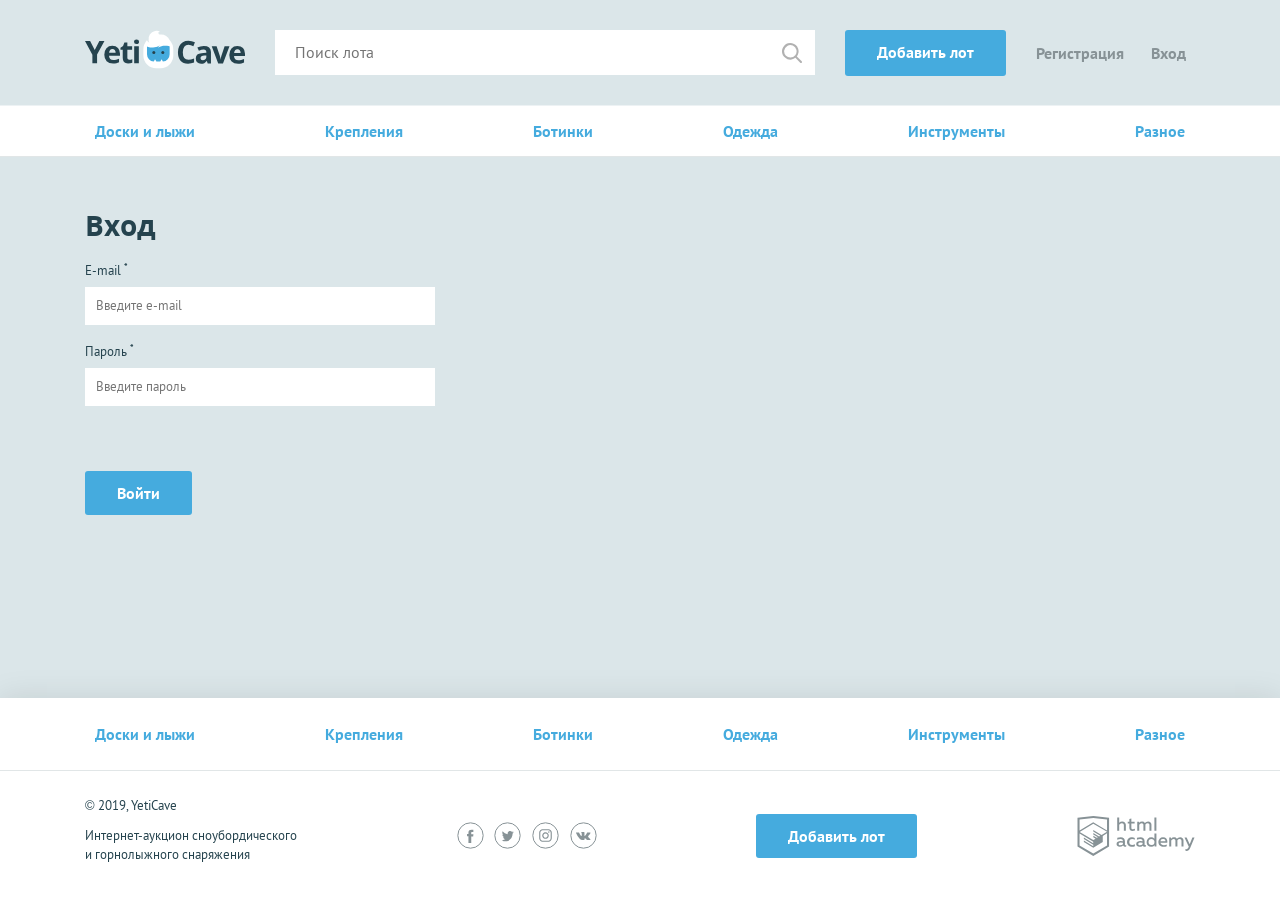
<file: pages/login.html>
<!DOCTYPE html>
<html lang="ru">
<head>
  <meta charset="UTF-8">
  <title>Вход</title>
  <link href="../assets/css/normalize.min.css" rel="stylesheet">
  <link href="../assets/css/style.css" rel="stylesheet">
</head>
<body>

<div class="page-wrapper">

  <header class="main-header">
    <div class="main-header__container container">
      <h1 class="visually-hidden">YetiCave</h1>
      <a class="main-header__logo" href="index.html">
        <img src="../img/logo.svg" width="160" height="39" alt="Логотип компании YetiCave">
      </a>
      <form class="main-header__search" method="get" action="https://echo.htmlacademy.ru" autocomplete="off">
        <input type="search" name="search" placeholder="Поиск лота">
        <input class="main-header__search-btn" type="submit" name="find" value="Найти">
      </form>
      <a class="main-header__add-lot button" href="add-lot.html">Добавить лот</a>
      <nav class="user-menu">
        <ul class="user-menu__list">
          <li class="user-menu__item">
            <a href="sign-up.html">Регистрация</a>
          </li>
          <li class="user-menu__item">
            <a href="login.html">Вход</a>
          </li>
        </ul>
      </nav>
    </div>
  </header>

  <main>
    <nav class="nav">
      <ul class="nav__list container">
        <li class="nav__item">
          <a href="all-lots.html">Доски и лыжи</a>
        </li>
        <li class="nav__item">
          <a href="all-lots.html">Крепления</a>
        </li>
        <li class="nav__item">
          <a href="all-lots.html">Ботинки</a>
        </li>
        <li class="nav__item">
          <a href="all-lots.html">Одежда</a>
        </li>
        <li class="nav__item">
          <a href="all-lots.html">Инструменты</a>
        </li>
        <li class="nav__item">
          <a href="all-lots.html">Разное</a>
        </li>
      </ul>
    </nav>
    <form class="form container" action="https://echo.htmlacademy.ru" method="post"> <!-- form--invalid -->
      <h2>Вход</h2>
      <div class="form__item"> <!-- form__item--invalid -->
        <label for="email">E-mail <sup>*</sup></label>
        <input id="email" type="text" name="email" placeholder="Введите e-mail">
        <span class="form__error">Введите e-mail</span>
      </div>
      <div class="form__item form__item--last">
        <label for="password">Пароль <sup>*</sup></label>
        <input id="password" type="password" name="password" placeholder="Введите пароль">
        <span class="form__error">Введите пароль</span>
      </div>
      <button type="submit" class="button">Войти</button>
    </form>
  </main>

</div>

<footer class="main-footer">
  <nav class="nav">
    <ul class="nav__list container">
      <li class="nav__item">
        <a href="all-lots.html">Доски и лыжи</a>
      </li>
      <li class="nav__item">
        <a href="all-lots.html">Крепления</a>
      </li>
      <li class="nav__item">
        <a href="all-lots.html">Ботинки</a>
      </li>
      <li class="nav__item">
        <a href="all-lots.html">Одежда</a>
      </li>
      <li class="nav__item">
        <a href="all-lots.html">Инструменты</a>
      </li>
      <li class="nav__item">
        <a href="all-lots.html">Разное</a>
      </li>
    </ul>
  </nav>
  <div class="main-footer__bottom container">
    <div class="main-footer__copyright">
      <p>© 2019, YetiCave</p>
      <p>Интернет-аукцион сноубордического и горнолыжного снаряжения</p>
    </div>
    <div class="main-footer__social social">
      <span class="visually-hidden">Мы в соцсетях:</span>
      <a class="social__link social__link--facebook" href="#">
        <span class="visually-hidden">Facebook</span>
        <svg width="27" height="27" viewBox="0 0 27 27" xmlns="http://www.w3.org/2000/svg"><circle stroke="#879296" fill="none" cx="13.5" cy="13.5" r="12.667"/><path fill="#879296" d="M14.26 20.983h-2.816v-6.626H10.04v-2.28h1.404v-1.364c0-1.862.79-2.922 3.04-2.922h1.87v2.28h-1.17c-.876 0-.972.322-.972.916v1.14h2.212l-.245 2.28h-1.92v6.625z"/></svg>
      </a>
      <span class="visually-hidden">,</span>
      <a class="social__link social__link--twitter" href="#">
        <span class="visually-hidden">Twitter</span>
        <svg width="27" height="27" viewBox="0 0 27 27" xmlns="http://www.w3.org/2000/svg"><circle stroke="#879296" fill="none" cx="13.5" cy="13.5" r="12.687"/><path fill="#879296" d="M18.38 10.572c.525-.336.913-.848 1.092-1.445-.485.305-1.02.52-1.58.635-.458-.525-1.12-.827-1.816-.83-1.388.063-2.473 1.226-2.44 2.615-.002.2.02.4.06.596-2.017-.144-3.87-1.16-5.076-2.78-.22.403-.335.856-.332 1.315-.01.865.403 1.68 1.104 2.188-.397-.016-.782-.13-1.123-.333-.03 1.207.78 2.272 1.95 2.567-.21.06-.43.09-.653.088-.155.015-.313.015-.47 0 .3 1.045 1.238 1.777 2.324 1.815-.864.724-1.956 1.12-3.083 1.122-.198.013-.397.013-.595 0 1.12.767 2.447 1.18 3.805 1.182 4.57 0 7.066-3.992 7.066-7.456v-.34c.49-.375.912-.835 1.24-1.357-.465.218-.963.36-1.473.42z"/></svg>
      </a>
      <span class="visually-hidden">,</span>
      <a class="social__link social__link--instagram" href="#">
        <span class="visually-hidden">Instagram</span>
        <svg width="27" height="27" viewBox="0 0 27 27" xmlns="http://www.w3.org/2000/svg"><circle stroke="#879296" fill="none" cx="13.5" cy="13.5" r="12.687"/><path fill="#879296" d="M13.5 8.3h2.567c.403.002.803.075 1.18.213.552.213.988.65 1.2 1.2.14.38.213.778.216 1.18v5.136c-.003.403-.076.803-.215 1.18-.213.552-.65.988-1.2 1.2-.378.14-.778.213-1.18.216h-5.135c-.403-.003-.802-.076-1.18-.215-.552-.214-.988-.65-1.2-1.2-.14-.38-.212-.78-.215-1.182V13.46v-2.566c.003-.403.076-.802.214-1.18.213-.552.65-.988 1.2-1.2.38-.14.778-.212 1.18-.215H13.5m0-1.143h-2.616c-.526.01-1.048.108-1.54.292-.853.33-1.527 1-1.856 1.854-.184.493-.283 1.014-.292 1.542v5.232c.01.526.108 1.048.292 1.54.33.853 1.003 1.527 1.855 1.856.493.184 1.015.283 1.54.293H16.117c.527-.01 1.048-.11 1.54-.293.854-.33 1.527-1.003 1.856-1.855.184-.493.283-1.015.293-1.54V13.46v-2.614c-.01-.528-.11-1.05-.293-1.542-.33-.853-1.002-1.525-1.855-1.855-.493-.185-1.014-.283-1.54-.293-.665.01-.89 0-2.617 0zm0 3.093c-2.51.007-4.07 2.73-2.808 4.898 1.26 2.17 4.398 2.16 5.645-.017.285-.495.434-1.058.433-1.63-.006-1.8-1.47-3.256-3.27-3.25zm0 5.378c-1.63-.007-2.64-1.777-1.82-3.185.823-1.41 2.86-1.4 3.67.017.18.316.276.675.278 1.04.006 1.177-.95 2.133-2.128 2.128zm4.118-5.524c0 .58-.626.94-1.127.65-.5-.29-.5-1.012 0-1.3.116-.067.245-.102.378-.102.418-.005.76.333.76.752z"/></svg>
      </a>
      <span class="visually-hidden">,</span>
      <a class="social__link social__link--vkontakte" href="#">
        <span class="visually-hidden">Вконтакте</span>
        <svg width="27" height="27" viewBox="0 0 27 27" xmlns="http://www.w3.org/2000/svg"><circle stroke="#879296" fill="none" cx="13.5" cy="13.5" r="12.666"/><path fill="#879296" d="M13.92 18.07c.142-.016.278-.074.39-.166.077-.107.118-.237.116-.37 0 0 0-1.13.516-1.296.517-.165 1.208 1.09 1.95 1.58.276.213.624.314.973.28h1.95s.973-.057.525-.837c-.38-.62-.865-1.17-1.432-1.626-1.208-1.1-1.043-.916.41-2.816.886-1.16 1.236-1.86 1.13-2.163-.108-.302-.76-.214-.76-.214h-2.164c-.092-.026-.19-.026-.282 0-.083.058-.15.135-.195.225-.224.57-.49 1.125-.8 1.656-.973 1.61-1.344 1.697-1.51 1.59-.37-.234-.272-.975-.272-1.433 0-1.56.243-2.202-.468-2.377-.32-.075-.647-.108-.974-.098-.604-.052-1.213.01-1.793.186-.243.116-.438.38-.32.4.245.018.474.13.642.31.152.303.225.638.214.975 0 0 .127 1.832-.302 2.056-.43.223-.692-.167-1.55-1.618-.29-.506-.547-1.03-.77-1.57-.038-.09-.098-.17-.174-.233-.1-.065-.214-.108-.332-.128H6.485s-.312 0-.42.137c-.106.135 0 .36 0 .36.87 2 2.022 3.868 3.42 5.543.923.996 2.21 1.573 3.567 1.598z"/></svg>
      </a>
    </div>
    <a class="main-footer__add-lot button" href="add-lot.html">Добавить лот</a>
    <div class="main-footer__developed-by">
      <span class="visually-hidden">Разработано:</span>
      <a class="logo-academy" href="https://htmlacademy.ru/intensive/php">
        <span class="visually-hidden">HTML Academy</span>
        <svg width="118" height="40" xmlns="http://www.w3.org/2000/svg" viewBox="0 0 117.01 40">
          <path fill="#879296"
                d="M280.33,109.39a2.14,2.14,0,0,1-.6.11.59.59,0,0,1-.66-.66v-3.24c0-2.73-1.62-4-4.18-4a11.08,11.08,0,0,0-3.47.6v1.85a8.05,8.05,0,0,1,3.26-.7c1.54,0,2.37.79,2.37,1.92v.32a12,12,0,0,0-2.36-.26c-1.88,0-4,.72-4,3,0,1.87,1.53,2.77,3.17,2.77a5.25,5.25,0,0,0,3.41-1.17,1.81,1.81,0,0,0,1.81,1.06,3.52,3.52,0,0,0,1.28-.23v-1.45Zm-3.28-.85a3.68,3.68,0,0,1-2.62,1.07c-.9,0-1.7-.45-1.7-1.34,0-1.13,1.21-1.49,2.36-1.49a10.56,10.56,0,0,1,2,.23v1.53Zm9,2.64a6.81,6.81,0,0,0,3-.62V108.7a5.44,5.44,0,0,1-2.64.7,3,3,0,1,1,0-6,4.42,4.42,0,0,1,2.51.75v-1.85a5.47,5.47,0,0,0-2.79-.7,4.69,4.69,0,0,0-5,4.84,4.57,4.57,0,0,0,4.88,4.69Zm8.29-5.8c-1.88,0-4,.72-4,3,0,1.87,1.53,2.77,3.17,2.77a5.25,5.25,0,0,0,3.41-1.17,1.81,1.81,0,0,0,1.81,1.05,3.54,3.54,0,0,0,1.28-.23v-1.45a2.13,2.13,0,0,1-.6.11.59.59,0,0,1-.66-.66v-3.24c0-2.73-1.62-4-4.18-4a11.08,11.08,0,0,0-3.47.6v1.85a8.05,8.05,0,0,1,3.26-.7c1.55,0,2.37.79,2.37,1.92v.32a12,12,0,0,0-2.36-.26Zm2.36,3.17a3.68,3.68,0,0,1-2.62,1.07c-.9,0-1.7-.45-1.7-1.34,0-1.13,1.21-1.49,2.36-1.49a10.56,10.56,0,0,1,2,.23v1.53Zm4.11-2.13a4.49,4.49,0,0,0,4.48,4.77,4.21,4.21,0,0,0,3.47-1.68v1.43h1.81V97.75h-2v5.31a4.19,4.19,0,0,0-3.26-1.41,4.49,4.49,0,0,0-4.48,4.77Zm7.73-1.11v2.2a3.15,3.15,0,0,1-2.88,1.9,3,3,0,0,1,0-6,3.16,3.16,0,0,1,2.88,1.88Zm9.12,5.88a7.75,7.75,0,0,0,3.24-.62v-1.73a6.62,6.62,0,0,1-2.86.64c-1.66,0-3.24-.68-3.47-2.3h6.8c.58-2.62-.66-5.52-4.26-5.52a4.53,4.53,0,0,0-4.58,4.77c0,3.18,2.36,4.77,5.13,4.77Zm-.45-7.86a2.13,2.13,0,0,1,2.36,2.34h-5a2.47,2.47,0,0,1,2.66-2.34Zm18.43,2v5.6h2v-5.65a3.32,3.32,0,0,0-3.43-3.64A4.48,4.48,0,0,0,331,103.1a3.09,3.09,0,0,0-2.83-1.45,4.13,4.13,0,0,0-3,1.38v-1.13h-1.79v9h2v-6.11a3.21,3.21,0,0,1,2.39-1.39,1.72,1.72,0,0,1,1.79,1.9v5.6h2v-5.65c0-.21,0-.41,0-.62a3,3,0,0,1,2.24-1.22,1.72,1.72,0,0,1,1.79,1.9Zm13-3.45h-2.11l-2.69,6.82-3.05-6.82h-2.15l4.3,9.12-.19.45c-.53,1.41-1.26,2.11-2.24,2.11a3.13,3.13,0,0,1-.92-.13v1.71a5.12,5.12,0,0,0,1.19.15c1.38,0,2.66-.79,3.64-3.15l4.24-10.27ZM273.33,89.11a3.18,3.18,0,0,1,2.53-1.51A2,2,0,0,1,278,89.77V95.1h2v-5.6a3.52,3.52,0,0,0-3.73-3.69,4.12,4.12,0,0,0-2.92,1.24V81.91h-2V95.1h2v-6Zm10.18,3.24c0,2.11,1.36,3,3.11,3a7.39,7.39,0,0,0,2.43-.4V93.2a4.87,4.87,0,0,1-1.83.36c-1.17,0-1.72-.4-1.72-1.58V87.83h3.28V86.06h-3.28V82.84l-2,.49v2.73h-1.62v1.77h1.62v4.52ZM293.38,89a3.21,3.21,0,0,1,2.39-1.39,1.72,1.72,0,0,1,1.79,1.9v5.6h2V89.45c0-.21,0-.41,0-.62a3,3,0,0,1,2.24-1.22,1.72,1.72,0,0,1,1.79,1.9v5.6h2V89.45a3.32,3.32,0,0,0-3.43-3.64A4.47,4.47,0,0,0,299,87.26a3.09,3.09,0,0,0-2.83-1.45,4.13,4.13,0,0,0-3,1.38V86.06h-1.79v9h2V89Zm15.16-7.09h2V95.1h-2Zm-61.11-1.57L231.64,82v28.95l15.79,9.4,15.79-9.4V82L247.6,80.35l-.17,0Zm13.73,29.43-13.73,8.17-13.73-8.17V97.9L247.37,106l0,1.47L238,101.93v1.43l9.41,5.66,0,1.51-9.41-5.6v1.43l9.41,5.66,9.5-5.69V104.9h0v-4.67l4.23-2.53v12.06Zm0-13.6-3.76,2.21-1.73,1-8.27-4.92v1.43l7.07,4.2-.06,0-.15.09-1,.59-5.83-3.47v1.43l4.61,2.74-1.09.73,0,0-3.48-2v1.43l2.28,1.34-2.33,1.4-13.6-8.08,13.62-8.19h0l13.79,8Zm0-1.44-13.8-8.14h0l-13.65,8.13V83.85l13.73-1.44,13.73,1.44V94.72Z"
                transform="translate(-231.64 -80.34)"/>
        </svg>
      </a>
    </div>
  </div>
</footer>

</body>
</html>
</file>
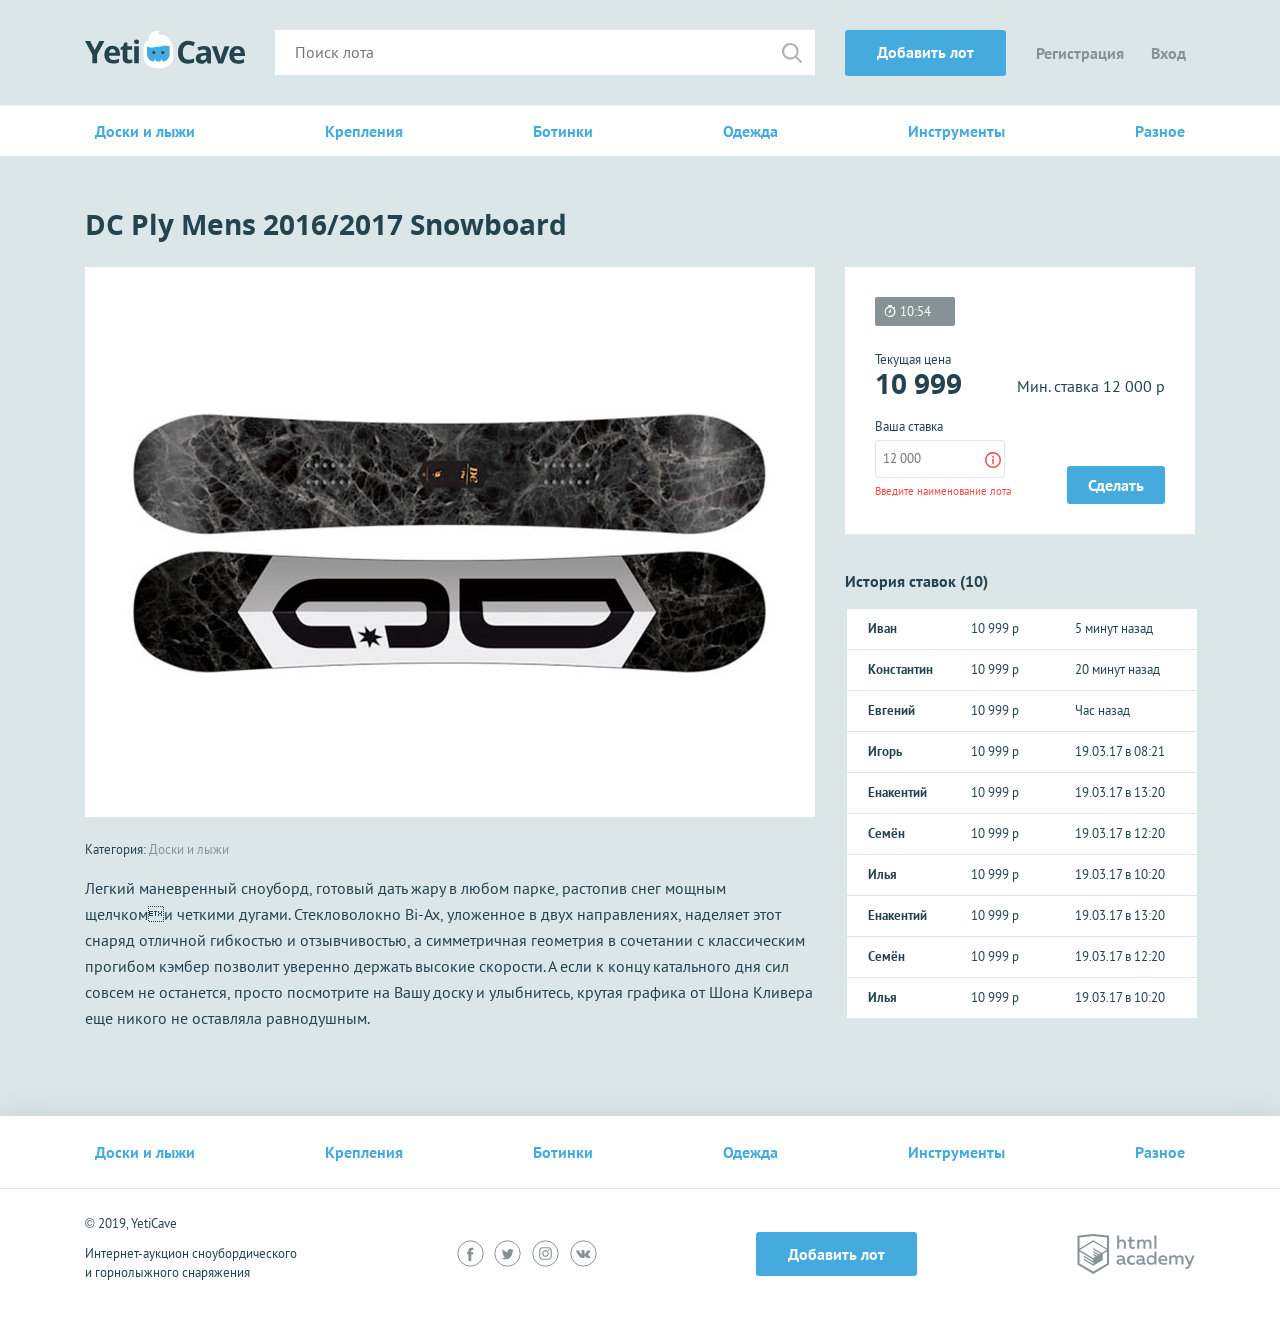
<file: pages/lot.html>
<!DOCTYPE html>
<html lang="ru">
<head>
  <meta charset="UTF-8">
  <title>DC Ply Mens 2016/2017 Snowboard</title>
  <link href="../assets/css/normalize.min.css" rel="stylesheet">
  <link href="../assets/css/style.css" rel="stylesheet">
</head>
<body>

<div class="page-wrapper">

  <header class="main-header">
    <div class="main-header__container container">
      <h1 class="visually-hidden">YetiCave</h1>
      <a class="main-header__logo" href="index.html">
        <img src="../img/logo.svg" width="160" height="39" alt="Логотип компании YetiCave">
      </a>
      <form class="main-header__search" method="get" action="https://echo.htmlacademy.ru" autocomplete="off">
        <input type="search" name="search" placeholder="Поиск лота">
        <input class="main-header__search-btn" type="submit" name="find" value="Найти">
      </form>
      <a class="main-header__add-lot button" href="add-lot.html">Добавить лот</a>
      <nav class="user-menu">
        <ul class="user-menu__list">
          <li class="user-menu__item">
            <a href="sign-up.html">Регистрация</a>
          </li>
          <li class="user-menu__item">
            <a href="login.html">Вход</a>
          </li>
        </ul>
      </nav>
    </div>
  </header>

  <main>
    <nav class="nav">
      <ul class="nav__list container">
        <li class="nav__item">
          <a href="all-lots.html">Доски и лыжи</a>
        </li>
        <li class="nav__item">
          <a href="all-lots.html">Крепления</a>
        </li>
        <li class="nav__item">
          <a href="all-lots.html">Ботинки</a>
        </li>
        <li class="nav__item">
          <a href="all-lots.html">Одежда</a>
        </li>
        <li class="nav__item">
          <a href="all-lots.html">Инструменты</a>
        </li>
        <li class="nav__item">
          <a href="all-lots.html">Разное</a>
        </li>
      </ul>
    </nav>
    <section class="lot-item container">
      <h2>DC Ply Mens 2016/2017 Snowboard</h2>
      <div class="lot-item__content">
        <div class="lot-item__left">
          <div class="lot-item__image">
            <img src="../img/lot-image.jpg" width="730" height="548" alt="Сноуборд">
          </div>
          <p class="lot-item__category">Категория: <span>Доски и лыжи</span></p>
          <p class="lot-item__description">Легкий маневренный сноуборд, готовый дать жару в любом парке, растопив
            снег
            мощным щелчкоми четкими дугами. Стекловолокно Bi-Ax, уложенное в двух направлениях, наделяет этот
            снаряд
            отличной гибкостью и отзывчивостью, а симметричная геометрия в сочетании с классическим прогибом
            кэмбер
            позволит уверенно держать высокие скорости. А если к концу катального дня сил совсем не останется,
            просто
            посмотрите на Вашу доску и улыбнитесь, крутая графика от Шона Кливера еще никого не оставляла
            равнодушным.</p>
        </div>
        <div class="lot-item__right">
          <div class="lot-item__state">
            <div class="lot-item__timer timer">
              10:54
            </div>
            <div class="lot-item__cost-state">
              <div class="lot-item__rate">
                <span class="lot-item__amount">Текущая цена</span>
                <span class="lot-item__cost">10 999</span>
              </div>
              <div class="lot-item__min-cost">
                Мин. ставка <span>12 000 р</span>
              </div>
            </div>
            <form class="lot-item__form" action="https://echo.htmlacademy.ru" method="post" autocomplete="off">
              <p class="lot-item__form-item form__item form__item--invalid">
                <label for="cost">Ваша ставка</label>
                <input id="cost" type="text" name="cost" placeholder="12 000">
                <span class="form__error">Введите наименование лота</span>
              </p>
              <button type="submit" class="button">Сделать ставку</button>
            </form>
          </div>
          <div class="history">
            <h3>История ставок (<span>10</span>)</h3>
            <table class="history__list">
              <tr class="history__item">
                <td class="history__name">Иван</td>
                <td class="history__price">10 999 р</td>
                <td class="history__time">5 минут назад</td>
              </tr>
              <tr class="history__item">
                <td class="history__name">Константин</td>
                <td class="history__price">10 999 р</td>
                <td class="history__time">20 минут назад</td>
              </tr>
              <tr class="history__item">
                <td class="history__name">Евгений</td>
                <td class="history__price">10 999 р</td>
                <td class="history__time">Час назад</td>
              </tr>
              <tr class="history__item">
                <td class="history__name">Игорь</td>
                <td class="history__price">10 999 р</td>
                <td class="history__time">19.03.17 в 08:21</td>
              </tr>
              <tr class="history__item">
                <td class="history__name">Енакентий</td>
                <td class="history__price">10 999 р</td>
                <td class="history__time">19.03.17 в 13:20</td>
              </tr>
              <tr class="history__item">
                <td class="history__name">Семён</td>
                <td class="history__price">10 999 р</td>
                <td class="history__time">19.03.17 в 12:20</td>
              </tr>
              <tr class="history__item">
                <td class="history__name">Илья</td>
                <td class="history__price">10 999 р</td>
                <td class="history__time">19.03.17 в 10:20</td>
              </tr>
              <tr class="history__item">
                <td class="history__name">Енакентий</td>
                <td class="history__price">10 999 р</td>
                <td class="history__time">19.03.17 в 13:20</td>
              </tr>
              <tr class="history__item">
                <td class="history__name">Семён</td>
                <td class="history__price">10 999 р</td>
                <td class="history__time">19.03.17 в 12:20</td>
              </tr>
              <tr class="history__item">
                <td class="history__name">Илья</td>
                <td class="history__price">10 999 р</td>
                <td class="history__time">19.03.17 в 10:20</td>
              </tr>
            </table>
          </div>
        </div>
      </div>
    </section>
  </main>

</div>

<footer class="main-footer">
  <nav class="nav">
    <ul class="nav__list container">
      <li class="nav__item">
        <a href="all-lots.html">Доски и лыжи</a>
      </li>
      <li class="nav__item">
        <a href="all-lots.html">Крепления</a>
      </li>
      <li class="nav__item">
        <a href="all-lots.html">Ботинки</a>
      </li>
      <li class="nav__item">
        <a href="all-lots.html">Одежда</a>
      </li>
      <li class="nav__item">
        <a href="all-lots.html">Инструменты</a>
      </li>
      <li class="nav__item">
        <a href="all-lots.html">Разное</a>
      </li>
    </ul>
  </nav>
  <div class="main-footer__bottom container">
    <div class="main-footer__copyright">
      <p>© 2019, YetiCave</p>
      <p>Интернет-аукцион сноубордического и горнолыжного снаряжения</p>
    </div>
    <div class="main-footer__social social">
      <span class="visually-hidden">Мы в соцсетях:</span>
      <a class="social__link social__link--facebook" href="#">
        <span class="visually-hidden">Facebook</span>
        <svg width="27" height="27" viewBox="0 0 27 27" xmlns="http://www.w3.org/2000/svg"><circle stroke="#879296" fill="none" cx="13.5" cy="13.5" r="12.667"/><path fill="#879296" d="M14.26 20.983h-2.816v-6.626H10.04v-2.28h1.404v-1.364c0-1.862.79-2.922 3.04-2.922h1.87v2.28h-1.17c-.876 0-.972.322-.972.916v1.14h2.212l-.245 2.28h-1.92v6.625z"/></svg>
      </a>
      <span class="visually-hidden">,</span>
      <a class="social__link social__link--twitter" href="#">
        <span class="visually-hidden">Twitter</span>
        <svg width="27" height="27" viewBox="0 0 27 27" xmlns="http://www.w3.org/2000/svg"><circle stroke="#879296" fill="none" cx="13.5" cy="13.5" r="12.687"/><path fill="#879296" d="M18.38 10.572c.525-.336.913-.848 1.092-1.445-.485.305-1.02.52-1.58.635-.458-.525-1.12-.827-1.816-.83-1.388.063-2.473 1.226-2.44 2.615-.002.2.02.4.06.596-2.017-.144-3.87-1.16-5.076-2.78-.22.403-.335.856-.332 1.315-.01.865.403 1.68 1.104 2.188-.397-.016-.782-.13-1.123-.333-.03 1.207.78 2.272 1.95 2.567-.21.06-.43.09-.653.088-.155.015-.313.015-.47 0 .3 1.045 1.238 1.777 2.324 1.815-.864.724-1.956 1.12-3.083 1.122-.198.013-.397.013-.595 0 1.12.767 2.447 1.18 3.805 1.182 4.57 0 7.066-3.992 7.066-7.456v-.34c.49-.375.912-.835 1.24-1.357-.465.218-.963.36-1.473.42z"/></svg>
      </a>
      <span class="visually-hidden">,</span>
      <a class="social__link social__link--instagram" href="#">
        <span class="visually-hidden">Instagram</span>
        <svg width="27" height="27" viewBox="0 0 27 27" xmlns="http://www.w3.org/2000/svg"><circle stroke="#879296" fill="none" cx="13.5" cy="13.5" r="12.687"/><path fill="#879296" d="M13.5 8.3h2.567c.403.002.803.075 1.18.213.552.213.988.65 1.2 1.2.14.38.213.778.216 1.18v5.136c-.003.403-.076.803-.215 1.18-.213.552-.65.988-1.2 1.2-.378.14-.778.213-1.18.216h-5.135c-.403-.003-.802-.076-1.18-.215-.552-.214-.988-.65-1.2-1.2-.14-.38-.212-.78-.215-1.182V13.46v-2.566c.003-.403.076-.802.214-1.18.213-.552.65-.988 1.2-1.2.38-.14.778-.212 1.18-.215H13.5m0-1.143h-2.616c-.526.01-1.048.108-1.54.292-.853.33-1.527 1-1.856 1.854-.184.493-.283 1.014-.292 1.542v5.232c.01.526.108 1.048.292 1.54.33.853 1.003 1.527 1.855 1.856.493.184 1.015.283 1.54.293H16.117c.527-.01 1.048-.11 1.54-.293.854-.33 1.527-1.003 1.856-1.855.184-.493.283-1.015.293-1.54V13.46v-2.614c-.01-.528-.11-1.05-.293-1.542-.33-.853-1.002-1.525-1.855-1.855-.493-.185-1.014-.283-1.54-.293-.665.01-.89 0-2.617 0zm0 3.093c-2.51.007-4.07 2.73-2.808 4.898 1.26 2.17 4.398 2.16 5.645-.017.285-.495.434-1.058.433-1.63-.006-1.8-1.47-3.256-3.27-3.25zm0 5.378c-1.63-.007-2.64-1.777-1.82-3.185.823-1.41 2.86-1.4 3.67.017.18.316.276.675.278 1.04.006 1.177-.95 2.133-2.128 2.128zm4.118-5.524c0 .58-.626.94-1.127.65-.5-.29-.5-1.012 0-1.3.116-.067.245-.102.378-.102.418-.005.76.333.76.752z"/></svg>
      </a>
      <span class="visually-hidden">,</span>
      <a class="social__link social__link--vkontakte" href="#">
        <span class="visually-hidden">Вконтакте</span>
        <svg width="27" height="27" viewBox="0 0 27 27" xmlns="http://www.w3.org/2000/svg"><circle stroke="#879296" fill="none" cx="13.5" cy="13.5" r="12.666"/><path fill="#879296" d="M13.92 18.07c.142-.016.278-.074.39-.166.077-.107.118-.237.116-.37 0 0 0-1.13.516-1.296.517-.165 1.208 1.09 1.95 1.58.276.213.624.314.973.28h1.95s.973-.057.525-.837c-.38-.62-.865-1.17-1.432-1.626-1.208-1.1-1.043-.916.41-2.816.886-1.16 1.236-1.86 1.13-2.163-.108-.302-.76-.214-.76-.214h-2.164c-.092-.026-.19-.026-.282 0-.083.058-.15.135-.195.225-.224.57-.49 1.125-.8 1.656-.973 1.61-1.344 1.697-1.51 1.59-.37-.234-.272-.975-.272-1.433 0-1.56.243-2.202-.468-2.377-.32-.075-.647-.108-.974-.098-.604-.052-1.213.01-1.793.186-.243.116-.438.38-.32.4.245.018.474.13.642.31.152.303.225.638.214.975 0 0 .127 1.832-.302 2.056-.43.223-.692-.167-1.55-1.618-.29-.506-.547-1.03-.77-1.57-.038-.09-.098-.17-.174-.233-.1-.065-.214-.108-.332-.128H6.485s-.312 0-.42.137c-.106.135 0 .36 0 .36.87 2 2.022 3.868 3.42 5.543.923.996 2.21 1.573 3.567 1.598z"/></svg>
      </a>
    </div>
    <a class="main-footer__add-lot button" href="add-lot.html">Добавить лот</a>
    <div class="main-footer__developed-by">
      <span class="visually-hidden">Разработано:</span>
      <a class="logo-academy" href="https://htmlacademy.ru/intensive/php">
        <span class="visually-hidden">HTML Academy</span>
        <svg width="118" height="40" xmlns="http://www.w3.org/2000/svg" viewBox="0 0 117.01 40">
          <path fill="#879296"
                d="M280.33,109.39a2.14,2.14,0,0,1-.6.11.59.59,0,0,1-.66-.66v-3.24c0-2.73-1.62-4-4.18-4a11.08,11.08,0,0,0-3.47.6v1.85a8.05,8.05,0,0,1,3.26-.7c1.54,0,2.37.79,2.37,1.92v.32a12,12,0,0,0-2.36-.26c-1.88,0-4,.72-4,3,0,1.87,1.53,2.77,3.17,2.77a5.25,5.25,0,0,0,3.41-1.17,1.81,1.81,0,0,0,1.81,1.06,3.52,3.52,0,0,0,1.28-.23v-1.45Zm-3.28-.85a3.68,3.68,0,0,1-2.62,1.07c-.9,0-1.7-.45-1.7-1.34,0-1.13,1.21-1.49,2.36-1.49a10.56,10.56,0,0,1,2,.23v1.53Zm9,2.64a6.81,6.81,0,0,0,3-.62V108.7a5.44,5.44,0,0,1-2.64.7,3,3,0,1,1,0-6,4.42,4.42,0,0,1,2.51.75v-1.85a5.47,5.47,0,0,0-2.79-.7,4.69,4.69,0,0,0-5,4.84,4.57,4.57,0,0,0,4.88,4.69Zm8.29-5.8c-1.88,0-4,.72-4,3,0,1.87,1.53,2.77,3.17,2.77a5.25,5.25,0,0,0,3.41-1.17,1.81,1.81,0,0,0,1.81,1.05,3.54,3.54,0,0,0,1.28-.23v-1.45a2.13,2.13,0,0,1-.6.11.59.59,0,0,1-.66-.66v-3.24c0-2.73-1.62-4-4.18-4a11.08,11.08,0,0,0-3.47.6v1.85a8.05,8.05,0,0,1,3.26-.7c1.55,0,2.37.79,2.37,1.92v.32a12,12,0,0,0-2.36-.26Zm2.36,3.17a3.68,3.68,0,0,1-2.62,1.07c-.9,0-1.7-.45-1.7-1.34,0-1.13,1.21-1.49,2.36-1.49a10.56,10.56,0,0,1,2,.23v1.53Zm4.11-2.13a4.49,4.49,0,0,0,4.48,4.77,4.21,4.21,0,0,0,3.47-1.68v1.43h1.81V97.75h-2v5.31a4.19,4.19,0,0,0-3.26-1.41,4.49,4.49,0,0,0-4.48,4.77Zm7.73-1.11v2.2a3.15,3.15,0,0,1-2.88,1.9,3,3,0,0,1,0-6,3.16,3.16,0,0,1,2.88,1.88Zm9.12,5.88a7.75,7.75,0,0,0,3.24-.62v-1.73a6.62,6.62,0,0,1-2.86.64c-1.66,0-3.24-.68-3.47-2.3h6.8c.58-2.62-.66-5.52-4.26-5.52a4.53,4.53,0,0,0-4.58,4.77c0,3.18,2.36,4.77,5.13,4.77Zm-.45-7.86a2.13,2.13,0,0,1,2.36,2.34h-5a2.47,2.47,0,0,1,2.66-2.34Zm18.43,2v5.6h2v-5.65a3.32,3.32,0,0,0-3.43-3.64A4.48,4.48,0,0,0,331,103.1a3.09,3.09,0,0,0-2.83-1.45,4.13,4.13,0,0,0-3,1.38v-1.13h-1.79v9h2v-6.11a3.21,3.21,0,0,1,2.39-1.39,1.72,1.72,0,0,1,1.79,1.9v5.6h2v-5.65c0-.21,0-.41,0-.62a3,3,0,0,1,2.24-1.22,1.72,1.72,0,0,1,1.79,1.9Zm13-3.45h-2.11l-2.69,6.82-3.05-6.82h-2.15l4.3,9.12-.19.45c-.53,1.41-1.26,2.11-2.24,2.11a3.13,3.13,0,0,1-.92-.13v1.71a5.12,5.12,0,0,0,1.19.15c1.38,0,2.66-.79,3.64-3.15l4.24-10.27ZM273.33,89.11a3.18,3.18,0,0,1,2.53-1.51A2,2,0,0,1,278,89.77V95.1h2v-5.6a3.52,3.52,0,0,0-3.73-3.69,4.12,4.12,0,0,0-2.92,1.24V81.91h-2V95.1h2v-6Zm10.18,3.24c0,2.11,1.36,3,3.11,3a7.39,7.39,0,0,0,2.43-.4V93.2a4.87,4.87,0,0,1-1.83.36c-1.17,0-1.72-.4-1.72-1.58V87.83h3.28V86.06h-3.28V82.84l-2,.49v2.73h-1.62v1.77h1.62v4.52ZM293.38,89a3.21,3.21,0,0,1,2.39-1.39,1.72,1.72,0,0,1,1.79,1.9v5.6h2V89.45c0-.21,0-.41,0-.62a3,3,0,0,1,2.24-1.22,1.72,1.72,0,0,1,1.79,1.9v5.6h2V89.45a3.32,3.32,0,0,0-3.43-3.64A4.47,4.47,0,0,0,299,87.26a3.09,3.09,0,0,0-2.83-1.45,4.13,4.13,0,0,0-3,1.38V86.06h-1.79v9h2V89Zm15.16-7.09h2V95.1h-2Zm-61.11-1.57L231.64,82v28.95l15.79,9.4,15.79-9.4V82L247.6,80.35l-.17,0Zm13.73,29.43-13.73,8.17-13.73-8.17V97.9L247.37,106l0,1.47L238,101.93v1.43l9.41,5.66,0,1.51-9.41-5.6v1.43l9.41,5.66,9.5-5.69V104.9h0v-4.67l4.23-2.53v12.06Zm0-13.6-3.76,2.21-1.73,1-8.27-4.92v1.43l7.07,4.2-.06,0-.15.09-1,.59-5.83-3.47v1.43l4.61,2.74-1.09.73,0,0-3.48-2v1.43l2.28,1.34-2.33,1.4-13.6-8.08,13.62-8.19h0l13.79,8Zm0-1.44-13.8-8.14h0l-13.65,8.13V83.85l13.73-1.44,13.73,1.44V94.72Z"
                transform="translate(-231.64 -80.34)"/>
        </svg>
      </a>
    </div>
  </div>
</footer>

</body>
</html>
</file>
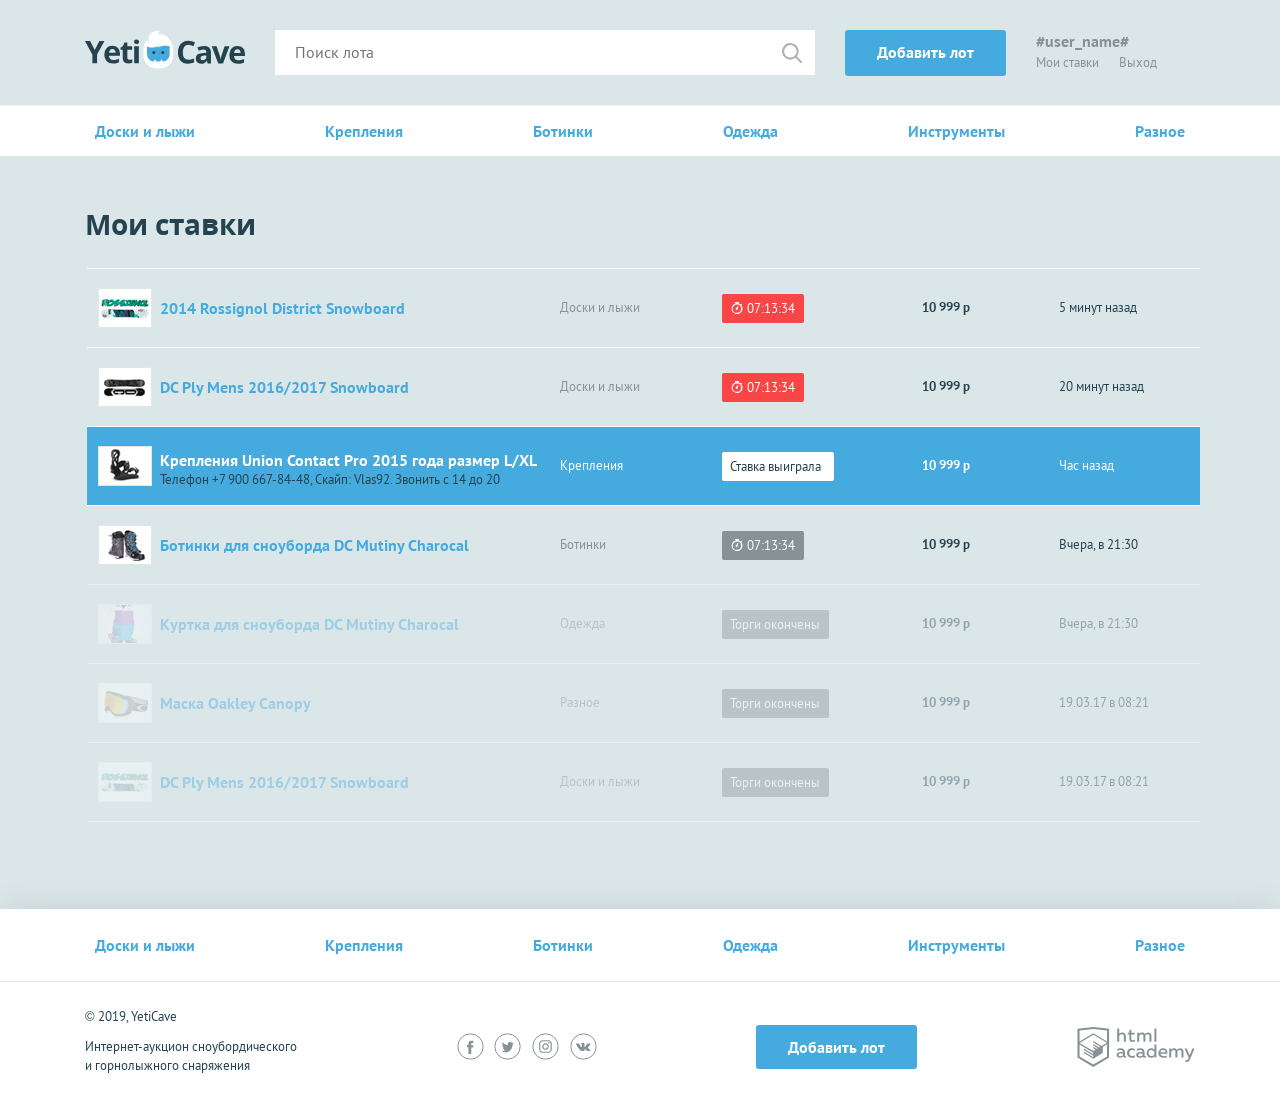
<file: pages/my-bets.html>
<!DOCTYPE html>
<html lang="ru">
<head>
  <meta charset="UTF-8">
  <title>Мои ставки</title>
  <link href="../assets/css/normalize.min.css" rel="stylesheet">
  <link href="../assets/css/style.css" rel="stylesheet">
</head>
<body>

<div class="page-wrapper">

  <header class="main-header">
    <div class="main-header__container container">
      <h1 class="visually-hidden">YetiCave</h1>
      <a class="main-header__logo" href="index.html">
        <img src="../img/logo.svg" width="160" height="39" alt="Логотип компании YetiCave">
      </a>
      <form class="main-header__search" method="get" action="https://echo.htmlacademy.ru" autocomplete="off">
        <input type="search" name="search" placeholder="Поиск лота">
        <input class="main-header__search-btn" type="submit" name="find" value="Найти">
      </form>
      <a class="main-header__add-lot button" href="add-lot.html">Добавить лот</a>
      <nav class="user-menu">
        <div class="user-menu__logged">
          <p>#user_name#</p>
          <a class="user-menu__bets user-menu" href="my-bets.html">Мои ставки</a>
          <a class="user-menu__logout" href="#">Выход</a>
        </div>
      </nav>
    </div>
  </header>

  <main>
    <nav class="nav">
      <ul class="nav__list container">
        <li class="nav__item">
          <a href="all-lots.html">Доски и лыжи</a>
        </li>
        <li class="nav__item">
          <a href="all-lots.html">Крепления</a>
        </li>
        <li class="nav__item">
          <a href="all-lots.html">Ботинки</a>
        </li>
        <li class="nav__item">
          <a href="all-lots.html">Одежда</a>
        </li>
        <li class="nav__item">
          <a href="all-lots.html">Инструменты</a>
        </li>
        <li class="nav__item">
          <a href="all-lots.html">Разное</a>
        </li>
      </ul>
    </nav>
    <section class="rates container">
      <h2>Мои ставки</h2>
      <table class="rates__list">
        <tr class="rates__item">
          <td class="rates__info">
            <div class="rates__img">
              <img src="../img/rate1.jpg" width="54" height="40" alt="Сноуборд">
            </div>
            <h3 class="rates__title"><a href="lot.html">2014 Rossignol District Snowboard</a></h3>
          </td>
          <td class="rates__category">
            Доски и лыжи
          </td>
          <td class="rates__timer">
            <div class="timer timer--finishing">07:13:34</div>
          </td>
          <td class="rates__price">
            10 999 р
          </td>
          <td class="rates__time">
            5 минут назад
          </td>
        </tr>
        <tr class="rates__item">
          <td class="rates__info">
            <div class="rates__img">
              <img src="../img/rate2.jpg" width="54" height="40" alt="Сноуборд">
            </div>
            <h3 class="rates__title"><a href="lot.html">DC Ply Mens 2016/2017 Snowboard</a></h3>
          </td>
          <td class="rates__category">
            Доски и лыжи
          </td>
          <td class="rates__timer">
            <div class="timer timer--finishing">07:13:34</div>
          </td>
          <td class="rates__price">
            10 999 р
          </td>
          <td class="rates__time">
            20 минут назад
          </td>
        </tr>
        <tr class="rates__item rates__item--win">
          <td class="rates__info">
            <div class="rates__img">
              <img src="../img/rate3.jpg" width="54" height="40" alt="Крепления">
            </div>
            <div>
              <h3 class="rates__title"><a href="lot.html">Крепления Union Contact Pro 2015 года размер L/XL</a></h3>
              <p>Телефон +7 900 667-84-48, Скайп: Vlas92. Звонить с 14 до 20</p>
            </div>
          </td>
          <td class="rates__category">
            Крепления
          </td>
          <td class="rates__timer">
            <div class="timer timer--win">Ставка выиграла</div>
          </td>
          <td class="rates__price">
            10 999 р
          </td>
          <td class="rates__time">
            Час назад
          </td>
        </tr>
        <tr class="rates__item">
          <td class="rates__info">
            <div class="rates__img">
              <img src="../img/rate4.jpg" width="54" height="40" alt="Ботинки">
            </div>
            <h3 class="rates__title"><a href="lot.html">Ботинки для сноуборда DC Mutiny Charocal</a></h3>
          </td>
          <td class="rates__category">
            Ботинки
          </td>
          <td class="rates__timer">
            <div class="timer">07:13:34</div>
          </td>
          <td class="rates__price">
            10 999 р
          </td>
          <td class="rates__time">
            Вчера, в 21:30
          </td>
        </tr>
        <tr class="rates__item rates__item--end">
          <td class="rates__info">
            <div class="rates__img">
              <img src="../img/rate5.jpg" width="54" height="40" alt="Куртка">
            </div>
            <h3 class="rates__title"><a href="lot.html">Куртка для сноуборда DC Mutiny Charocal</a></h3>
          </td>
          <td class="rates__category">
            Одежда
          </td>
          <td class="rates__timer">
            <div class="timer timer--end">Торги окончены</div>
          </td>
          <td class="rates__price">
            10 999 р
          </td>
          <td class="rates__time">
            Вчера, в 21:30
          </td>
        </tr>
        <tr class="rates__item rates__item--end">
          <td class="rates__info">
            <div class="rates__img">
              <img src="../img/rate6.jpg" width="54" height="40" alt="Маска">
            </div>
            <h3 class="rates__title"><a href="lot.html">Маска Oakley Canopy</a></h3>
          </td>
          <td class="rates__category">
            Разное
          </td>
          <td class="rates__timer">
            <div class="timer timer--end">Торги окончены</div>
          </td>
          <td class="rates__price">
            10 999 р
          </td>
          <td class="rates__time">
            19.03.17 в 08:21
          </td>
        </tr>
        <tr class="rates__item rates__item--end">
          <td class="rates__info">
            <div class="rates__img">
              <img src="../img/rate7.jpg" width="54" height="40" alt="Сноуборд">
            </div>
            <h3 class="rates__title"><a href="lot.html">DC Ply Mens 2016/2017 Snowboard</a></h3>
          </td>
          <td class="rates__category">
            Доски и лыжи
          </td>
          <td class="rates__timer">
            <div class="timer timer--end">Торги окончены</div>
          </td>
          <td class="rates__price">
            10 999 р
          </td>
          <td class="rates__time">
            19.03.17 в 08:21
          </td>
        </tr>
      </table>
    </section>
  </main>

</div>

<footer class="main-footer">
  <nav class="nav">
    <ul class="nav__list container">
      <li class="nav__item">
        <a href="all-lots.html">Доски и лыжи</a>
      </li>
      <li class="nav__item">
        <a href="all-lots.html">Крепления</a>
      </li>
      <li class="nav__item">
        <a href="all-lots.html">Ботинки</a>
      </li>
      <li class="nav__item">
        <a href="all-lots.html">Одежда</a>
      </li>
      <li class="nav__item">
        <a href="all-lots.html">Инструменты</a>
      </li>
      <li class="nav__item">
        <a href="all-lots.html">Разное</a>
      </li>
    </ul>
  </nav>
  <div class="main-footer__bottom container">
    <div class="main-footer__copyright">
      <p>© 2019, YetiCave</p>
      <p>Интернет-аукцион сноубордического и горнолыжного снаряжения</p>
    </div>
    <div class="main-footer__social social">
      <span class="visually-hidden">Мы в соцсетях:</span>
      <a class="social__link social__link--facebook" href="#">
        <span class="visually-hidden">Facebook</span>
        <svg width="27" height="27" viewBox="0 0 27 27" xmlns="http://www.w3.org/2000/svg"><circle stroke="#879296" fill="none" cx="13.5" cy="13.5" r="12.667"/><path fill="#879296" d="M14.26 20.983h-2.816v-6.626H10.04v-2.28h1.404v-1.364c0-1.862.79-2.922 3.04-2.922h1.87v2.28h-1.17c-.876 0-.972.322-.972.916v1.14h2.212l-.245 2.28h-1.92v6.625z"/></svg>
      </a>
      <span class="visually-hidden">,</span>
      <a class="social__link social__link--twitter" href="#">
        <span class="visually-hidden">Twitter</span>
        <svg width="27" height="27" viewBox="0 0 27 27" xmlns="http://www.w3.org/2000/svg"><circle stroke="#879296" fill="none" cx="13.5" cy="13.5" r="12.687"/><path fill="#879296" d="M18.38 10.572c.525-.336.913-.848 1.092-1.445-.485.305-1.02.52-1.58.635-.458-.525-1.12-.827-1.816-.83-1.388.063-2.473 1.226-2.44 2.615-.002.2.02.4.06.596-2.017-.144-3.87-1.16-5.076-2.78-.22.403-.335.856-.332 1.315-.01.865.403 1.68 1.104 2.188-.397-.016-.782-.13-1.123-.333-.03 1.207.78 2.272 1.95 2.567-.21.06-.43.09-.653.088-.155.015-.313.015-.47 0 .3 1.045 1.238 1.777 2.324 1.815-.864.724-1.956 1.12-3.083 1.122-.198.013-.397.013-.595 0 1.12.767 2.447 1.18 3.805 1.182 4.57 0 7.066-3.992 7.066-7.456v-.34c.49-.375.912-.835 1.24-1.357-.465.218-.963.36-1.473.42z"/></svg>
      </a>
      <span class="visually-hidden">,</span>
      <a class="social__link social__link--instagram" href="#">
        <span class="visually-hidden">Instagram</span>
        <svg width="27" height="27" viewBox="0 0 27 27" xmlns="http://www.w3.org/2000/svg"><circle stroke="#879296" fill="none" cx="13.5" cy="13.5" r="12.687"/><path fill="#879296" d="M13.5 8.3h2.567c.403.002.803.075 1.18.213.552.213.988.65 1.2 1.2.14.38.213.778.216 1.18v5.136c-.003.403-.076.803-.215 1.18-.213.552-.65.988-1.2 1.2-.378.14-.778.213-1.18.216h-5.135c-.403-.003-.802-.076-1.18-.215-.552-.214-.988-.65-1.2-1.2-.14-.38-.212-.78-.215-1.182V13.46v-2.566c.003-.403.076-.802.214-1.18.213-.552.65-.988 1.2-1.2.38-.14.778-.212 1.18-.215H13.5m0-1.143h-2.616c-.526.01-1.048.108-1.54.292-.853.33-1.527 1-1.856 1.854-.184.493-.283 1.014-.292 1.542v5.232c.01.526.108 1.048.292 1.54.33.853 1.003 1.527 1.855 1.856.493.184 1.015.283 1.54.293H16.117c.527-.01 1.048-.11 1.54-.293.854-.33 1.527-1.003 1.856-1.855.184-.493.283-1.015.293-1.54V13.46v-2.614c-.01-.528-.11-1.05-.293-1.542-.33-.853-1.002-1.525-1.855-1.855-.493-.185-1.014-.283-1.54-.293-.665.01-.89 0-2.617 0zm0 3.093c-2.51.007-4.07 2.73-2.808 4.898 1.26 2.17 4.398 2.16 5.645-.017.285-.495.434-1.058.433-1.63-.006-1.8-1.47-3.256-3.27-3.25zm0 5.378c-1.63-.007-2.64-1.777-1.82-3.185.823-1.41 2.86-1.4 3.67.017.18.316.276.675.278 1.04.006 1.177-.95 2.133-2.128 2.128zm4.118-5.524c0 .58-.626.94-1.127.65-.5-.29-.5-1.012 0-1.3.116-.067.245-.102.378-.102.418-.005.76.333.76.752z"/></svg>
      </a>
      <span class="visually-hidden">,</span>
      <a class="social__link social__link--vkontakte" href="#">
        <span class="visually-hidden">Вконтакте</span>
        <svg width="27" height="27" viewBox="0 0 27 27" xmlns="http://www.w3.org/2000/svg"><circle stroke="#879296" fill="none" cx="13.5" cy="13.5" r="12.666"/><path fill="#879296" d="M13.92 18.07c.142-.016.278-.074.39-.166.077-.107.118-.237.116-.37 0 0 0-1.13.516-1.296.517-.165 1.208 1.09 1.95 1.58.276.213.624.314.973.28h1.95s.973-.057.525-.837c-.38-.62-.865-1.17-1.432-1.626-1.208-1.1-1.043-.916.41-2.816.886-1.16 1.236-1.86 1.13-2.163-.108-.302-.76-.214-.76-.214h-2.164c-.092-.026-.19-.026-.282 0-.083.058-.15.135-.195.225-.224.57-.49 1.125-.8 1.656-.973 1.61-1.344 1.697-1.51 1.59-.37-.234-.272-.975-.272-1.433 0-1.56.243-2.202-.468-2.377-.32-.075-.647-.108-.974-.098-.604-.052-1.213.01-1.793.186-.243.116-.438.38-.32.4.245.018.474.13.642.31.152.303.225.638.214.975 0 0 .127 1.832-.302 2.056-.43.223-.692-.167-1.55-1.618-.29-.506-.547-1.03-.77-1.57-.038-.09-.098-.17-.174-.233-.1-.065-.214-.108-.332-.128H6.485s-.312 0-.42.137c-.106.135 0 .36 0 .36.87 2 2.022 3.868 3.42 5.543.923.996 2.21 1.573 3.567 1.598z"/></svg>
      </a>
    </div>
    <a class="main-footer__add-lot button" href="add-lot.html">Добавить лот</a>
    <div class="main-footer__developed-by">
      <span class="visually-hidden">Разработано:</span>
      <a class="logo-academy" href="https://htmlacademy.ru/intensive/php">
        <span class="visually-hidden">HTML Academy</span>
        <svg width="118" height="40" xmlns="http://www.w3.org/2000/svg" viewBox="0 0 117.01 40">
          <path fill="#879296"
                d="M280.33,109.39a2.14,2.14,0,0,1-.6.11.59.59,0,0,1-.66-.66v-3.24c0-2.73-1.62-4-4.18-4a11.08,11.08,0,0,0-3.47.6v1.85a8.05,8.05,0,0,1,3.26-.7c1.54,0,2.37.79,2.37,1.92v.32a12,12,0,0,0-2.36-.26c-1.88,0-4,.72-4,3,0,1.87,1.53,2.77,3.17,2.77a5.25,5.25,0,0,0,3.41-1.17,1.81,1.81,0,0,0,1.81,1.06,3.52,3.52,0,0,0,1.28-.23v-1.45Zm-3.28-.85a3.68,3.68,0,0,1-2.62,1.07c-.9,0-1.7-.45-1.7-1.34,0-1.13,1.21-1.49,2.36-1.49a10.56,10.56,0,0,1,2,.23v1.53Zm9,2.64a6.81,6.81,0,0,0,3-.62V108.7a5.44,5.44,0,0,1-2.64.7,3,3,0,1,1,0-6,4.42,4.42,0,0,1,2.51.75v-1.85a5.47,5.47,0,0,0-2.79-.7,4.69,4.69,0,0,0-5,4.84,4.57,4.57,0,0,0,4.88,4.69Zm8.29-5.8c-1.88,0-4,.72-4,3,0,1.87,1.53,2.77,3.17,2.77a5.25,5.25,0,0,0,3.41-1.17,1.81,1.81,0,0,0,1.81,1.05,3.54,3.54,0,0,0,1.28-.23v-1.45a2.13,2.13,0,0,1-.6.11.59.59,0,0,1-.66-.66v-3.24c0-2.73-1.62-4-4.18-4a11.08,11.08,0,0,0-3.47.6v1.85a8.05,8.05,0,0,1,3.26-.7c1.55,0,2.37.79,2.37,1.92v.32a12,12,0,0,0-2.36-.26Zm2.36,3.17a3.68,3.68,0,0,1-2.62,1.07c-.9,0-1.7-.45-1.7-1.34,0-1.13,1.21-1.49,2.36-1.49a10.56,10.56,0,0,1,2,.23v1.53Zm4.11-2.13a4.49,4.49,0,0,0,4.48,4.77,4.21,4.21,0,0,0,3.47-1.68v1.43h1.81V97.75h-2v5.31a4.19,4.19,0,0,0-3.26-1.41,4.49,4.49,0,0,0-4.48,4.77Zm7.73-1.11v2.2a3.15,3.15,0,0,1-2.88,1.9,3,3,0,0,1,0-6,3.16,3.16,0,0,1,2.88,1.88Zm9.12,5.88a7.75,7.75,0,0,0,3.24-.62v-1.73a6.62,6.62,0,0,1-2.86.64c-1.66,0-3.24-.68-3.47-2.3h6.8c.58-2.62-.66-5.52-4.26-5.52a4.53,4.53,0,0,0-4.58,4.77c0,3.18,2.36,4.77,5.13,4.77Zm-.45-7.86a2.13,2.13,0,0,1,2.36,2.34h-5a2.47,2.47,0,0,1,2.66-2.34Zm18.43,2v5.6h2v-5.65a3.32,3.32,0,0,0-3.43-3.64A4.48,4.48,0,0,0,331,103.1a3.09,3.09,0,0,0-2.83-1.45,4.13,4.13,0,0,0-3,1.38v-1.13h-1.79v9h2v-6.11a3.21,3.21,0,0,1,2.39-1.39,1.72,1.72,0,0,1,1.79,1.9v5.6h2v-5.65c0-.21,0-.41,0-.62a3,3,0,0,1,2.24-1.22,1.72,1.72,0,0,1,1.79,1.9Zm13-3.45h-2.11l-2.69,6.82-3.05-6.82h-2.15l4.3,9.12-.19.45c-.53,1.41-1.26,2.11-2.24,2.11a3.13,3.13,0,0,1-.92-.13v1.71a5.12,5.12,0,0,0,1.19.15c1.38,0,2.66-.79,3.64-3.15l4.24-10.27ZM273.33,89.11a3.18,3.18,0,0,1,2.53-1.51A2,2,0,0,1,278,89.77V95.1h2v-5.6a3.52,3.52,0,0,0-3.73-3.69,4.12,4.12,0,0,0-2.92,1.24V81.91h-2V95.1h2v-6Zm10.18,3.24c0,2.11,1.36,3,3.11,3a7.39,7.39,0,0,0,2.43-.4V93.2a4.87,4.87,0,0,1-1.83.36c-1.17,0-1.72-.4-1.72-1.58V87.83h3.28V86.06h-3.28V82.84l-2,.49v2.73h-1.62v1.77h1.62v4.52ZM293.38,89a3.21,3.21,0,0,1,2.39-1.39,1.72,1.72,0,0,1,1.79,1.9v5.6h2V89.45c0-.21,0-.41,0-.62a3,3,0,0,1,2.24-1.22,1.72,1.72,0,0,1,1.79,1.9v5.6h2V89.45a3.32,3.32,0,0,0-3.43-3.64A4.47,4.47,0,0,0,299,87.26a3.09,3.09,0,0,0-2.83-1.45,4.13,4.13,0,0,0-3,1.38V86.06h-1.79v9h2V89Zm15.16-7.09h2V95.1h-2Zm-61.11-1.57L231.64,82v28.95l15.79,9.4,15.79-9.4V82L247.6,80.35l-.17,0Zm13.73,29.43-13.73,8.17-13.73-8.17V97.9L247.37,106l0,1.47L238,101.93v1.43l9.41,5.66,0,1.51-9.41-5.6v1.43l9.41,5.66,9.5-5.69V104.9h0v-4.67l4.23-2.53v12.06Zm0-13.6-3.76,2.21-1.73,1-8.27-4.92v1.43l7.07,4.2-.06,0-.15.09-1,.59-5.83-3.47v1.43l4.61,2.74-1.09.73,0,0-3.48-2v1.43l2.28,1.34-2.33,1.4-13.6-8.08,13.62-8.19h0l13.79,8Zm0-1.44-13.8-8.14h0l-13.65,8.13V83.85l13.73-1.44,13.73,1.44V94.72Z"
                transform="translate(-231.64 -80.34)"/>
        </svg>
      </a>
    </div>
  </div>
</footer>

</body>
</html>
</file>
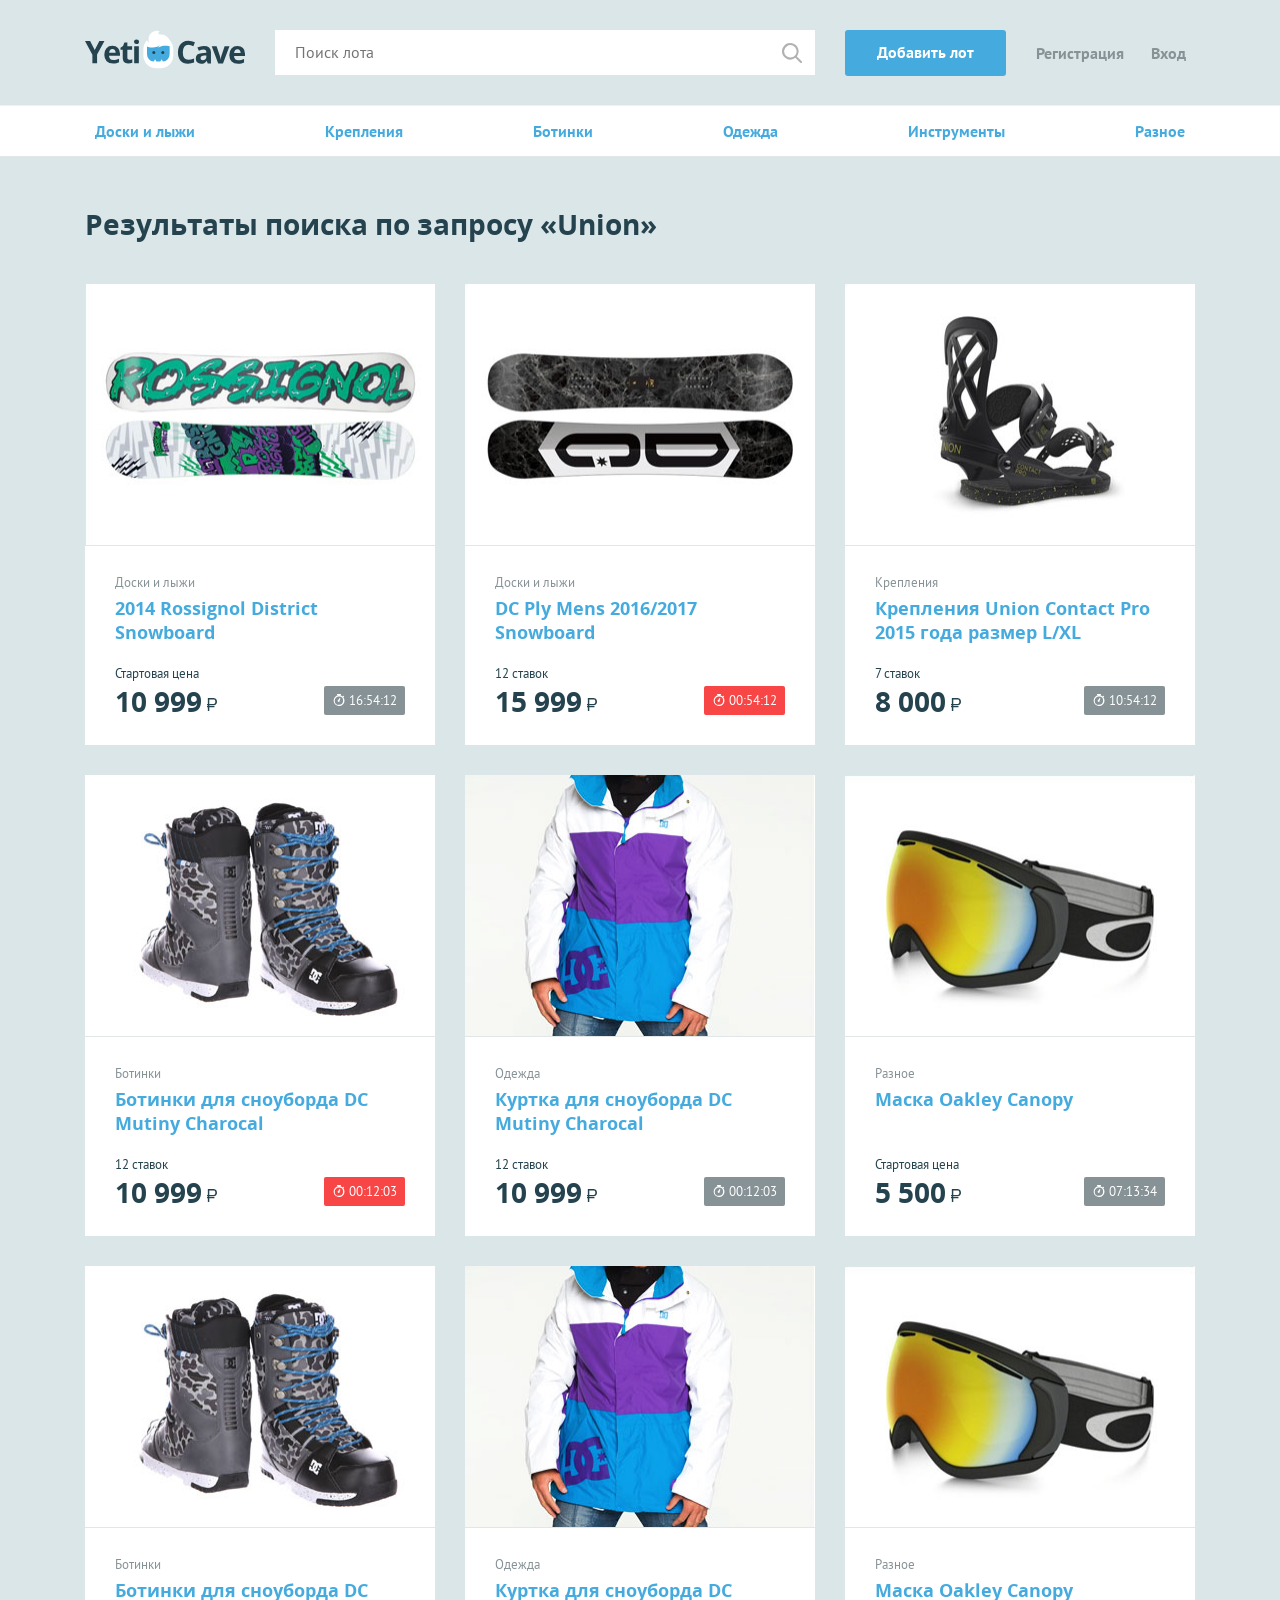
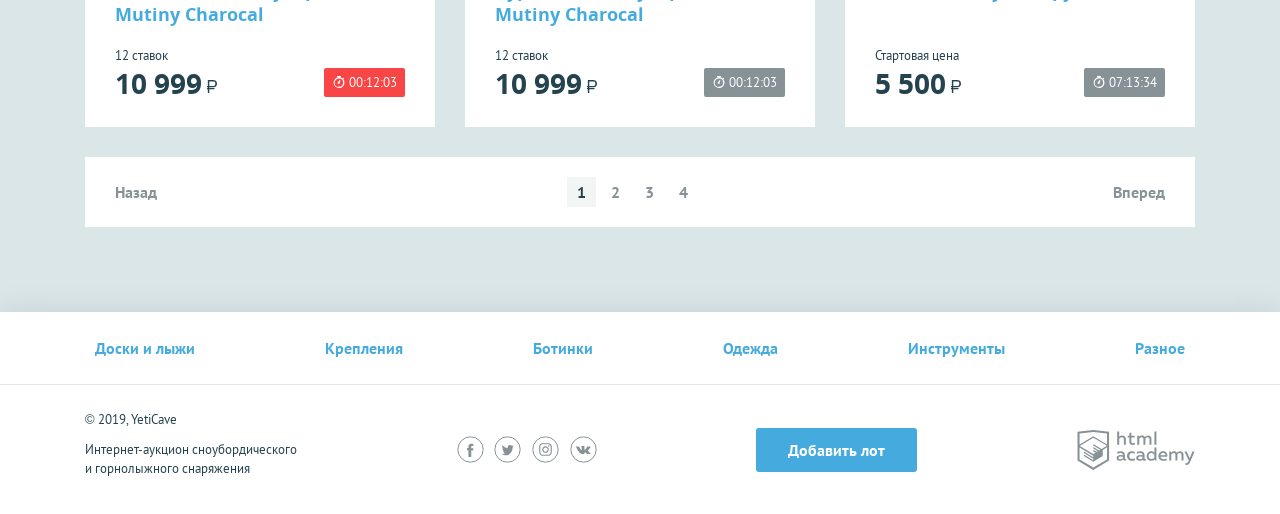
<file: pages/search.html>
<!DOCTYPE html>
<html lang="ru">
<head>
  <meta charset="UTF-8">
  <title>Результаты поиска</title>
  <link href="../assets/css/normalize.min.css" rel="stylesheet">
  <link href="../assets/css/style.css" rel="stylesheet">
</head>
<body>

<div class="page-wrapper">

  <header class="main-header">
    <div class="main-header__container container">
      <h1 class="visually-hidden">YetiCave</h1>
      <a class="main-header__logo" href="index.html">
        <img src="../img/logo.svg" width="160" height="39" alt="Логотип компании YetiCave">
      </a>
      <form class="main-header__search" method="get" action="https://echo.htmlacademy.ru" autocomplete="off">
        <input type="search" name="search" placeholder="Поиск лота">
        <input class="main-header__search-btn" type="submit" name="find" value="Найти">
      </form>
      <a class="main-header__add-lot button" href="add-lot.html">Добавить лот</a>
      <nav class="user-menu">
        <ul class="user-menu__list">
          <li class="user-menu__item">
            <a href="sign-up.html">Регистрация</a>
          </li>
          <li class="user-menu__item">
            <a href="login.html">Вход</a>
          </li>
        </ul>
      </nav>
    </div>
  </header>

  <main>
    <nav class="nav">
      <ul class="nav__list container">
        <li class="nav__item">
          <a href="all-lots.html">Доски и лыжи</a>
        </li>
        <li class="nav__item">
          <a href="all-lots.html">Крепления</a>
        </li>
        <li class="nav__item">
          <a href="all-lots.html">Ботинки</a>
        </li>
        <li class="nav__item">
          <a href="all-lots.html">Одежда</a>
        </li>
        <li class="nav__item">
          <a href="all-lots.html">Инструменты</a>
        </li>
        <li class="nav__item">
          <a href="all-lots.html">Разное</a>
        </li>
      </ul>
    </nav>
    <div class="container">
      <section class="lots">
        <h2>Результаты поиска по запросу «<span>Union</span>»</h2>
        <ul class="lots__list">
          <li class="lots__item lot">
            <div class="lot__image">
              <img src="../img/lot-1.jpg" width="350" height="260" alt="Сноуборд">
            </div>
            <div class="lot__info">
              <span class="lot__category">Доски и лыжи</span>
              <h3 class="lot__title"><a class="text-link" href="lot.html">2014 Rossignol District Snowboard</a></h3>
              <div class="lot__state">
                <div class="lot__rate">
                  <span class="lot__amount">Стартовая цена</span>
                  <span class="lot__cost">10 999<b class="rub">р</b></span>
                </div>
                <div class="lot__timer timer">
                  16:54:12
                </div>
              </div>
            </div>
          </li>
          <li class="lots__item lot">
            <div class="lot__image">
              <img src="../img/lot-2.jpg" width="350" height="260" alt="Сноуборд">
            </div>
            <div class="lot__info">
              <span class="lot__category">Доски и лыжи</span>
              <h3 class="lot__title"><a class="text-link" href="lot.html">DC Ply Mens 2016/2017 Snowboard</a></h3>
              <div class="lot__state">
                <div class="lot__rate">
                  <span class="lot__amount">12 ставок</span>
                  <span class="lot__cost">15 999<b class="rub">р</b></span>
                </div>
                <div class="lot__timer timer timer--finishing">
                  00:54:12
                </div>
              </div>
            </div>
          </li>
          <li class="lots__item lot">
            <div class="lot__image">
              <img src="../img/lot-3.jpg" width="350" height="260" alt="Крепления">
            </div>
            <div class="lot__info">
              <span class="lot__category">Крепления</span>
              <h3 class="lot__title"><a class="text-link" href="lot.html">Крепления Union Contact Pro 2015 года размер
                L/XL</a></h3>
              <div class="lot__state">
                <div class="lot__rate">
                  <span class="lot__amount">7 ставок</span>
                  <span class="lot__cost">8 000<b class="rub">р</b></span>
                </div>
                <div class="lot__timer timer">
                  10:54:12
                </div>
              </div>
            </div>
          </li>
          <li class="lots__item lot">
            <div class="lot__image">
              <img src="../img/lot-4.jpg" width="350" height="260" alt="Ботинки">
            </div>
            <div class="lot__info">
              <span class="lot__category">Ботинки</span>
              <h3 class="lot__title"><a class="text-link" href="lot.html">Ботинки для сноуборда DC Mutiny Charocal</a>
              </h3>
              <div class="lot__state">
                <div class="lot__rate">
                  <span class="lot__amount">12 ставок</span>
                  <span class="lot__cost">10 999<b class="rub">р</b></span>
                </div>
                <div class="lot__timer timer timer--finishing">
                  00:12:03
                </div>
              </div>
            </div>
          </li>
          <li class="lots__item lot">
            <div class="lot__image">
              <img src="../img/lot-5.jpg" width="350" height="260" alt="Куртка">
            </div>
            <div class="lot__info">
              <span class="lot__category">Одежда</span>
              <h3 class="lot__title"><a class="text-link" href="lot.html">Куртка для сноуборда DC Mutiny Charocal</a></h3>
              <div class="lot__state">
                <div class="lot__rate">
                  <span class="lot__amount">12 ставок</span>
                  <span class="lot__cost">10 999<b class="rub">р</b></span>
                </div>
                <div class="lot__timer timer">
                  00:12:03
                </div>
              </div>
            </div>
          </li>
          <li class="lots__item lot">
            <div class="lot__image">
              <img src="../img/lot-6.jpg" width="350" height="260" alt="Маска">
            </div>
            <div class="lot__info">
              <span class="lot__category">Разное</span>
              <h3 class="lot__title"><a class="text-link" href="lot.html">Маска Oakley Canopy</a></h3>
              <div class="lot__state">
                <div class="lot__rate">
                  <span class="lot__amount">Стартовая цена</span>
                  <span class="lot__cost">5 500<b class="rub">р</b></span>
                </div>
                <div class="lot__timer timer">
                  07:13:34
                </div>
              </div>
            </div>
          </li>
          <li class="lots__item lot">
            <div class="lot__image">
              <img src="../img/lot-4.jpg" width="350" height="260" alt="Ботинки">
            </div>
            <div class="lot__info">
              <span class="lot__category">Ботинки</span>
              <h3 class="lot__title"><a class="text-link" href="lot.html">Ботинки для сноуборда DC Mutiny Charocal</a>
              </h3>
              <div class="lot__state">
                <div class="lot__rate">
                  <span class="lot__amount">12 ставок</span>
                  <span class="lot__cost">10 999<b class="rub">р</b></span>
                </div>
                <div class="lot__timer timer timer--finishing">
                  00:12:03
                </div>
              </div>
            </div>
          </li>
          <li class="lots__item lot">
            <div class="lot__image">
              <img src="../img/lot-5.jpg" width="350" height="260" alt="Куртка">
            </div>
            <div class="lot__info">
              <span class="lot__category">Одежда</span>
              <h3 class="lot__title"><a class="text-link" href="lot.html">Куртка для сноуборда DC Mutiny Charocal</a></h3>
              <div class="lot__state">
                <div class="lot__rate">
                  <span class="lot__amount">12 ставок</span>
                  <span class="lot__cost">10 999<b class="rub">р</b></span>
                </div>
                <div class="lot__timer timer">
                  00:12:03
                </div>
              </div>
            </div>
          </li>
          <li class="lots__item lot">
            <div class="lot__image">
              <img src="../img/lot-6.jpg" width="350" height="260" alt="Маска">
            </div>
            <div class="lot__info">
              <span class="lot__category">Разное</span>
              <h3 class="lot__title"><a class="text-link" href="lot.html">Маска Oakley Canopy</a></h3>
              <div class="lot__state">
                <div class="lot__rate">
                  <span class="lot__amount">Стартовая цена</span>
                  <span class="lot__cost">5 500<b class="rub">р</b></span>
                </div>
                <div class="lot__timer timer">
                  07:13:34
                </div>
              </div>
            </div>
          </li>
        </ul>
      </section>
      <ul class="pagination-list">
        <li class="pagination-item pagination-item-prev"><a>Назад</a></li>
        <li class="pagination-item pagination-item-active"><a>1</a></li>
        <li class="pagination-item"><a href="#">2</a></li>
        <li class="pagination-item"><a href="#">3</a></li>
        <li class="pagination-item"><a href="#">4</a></li>
        <li class="pagination-item pagination-item-next"><a href="#">Вперед</a></li>
      </ul>
    </div>
  </main>

</div>

<footer class="main-footer">
  <nav class="nav">
    <ul class="nav__list container">
      <li class="nav__item">
        <a href="all-lots.html">Доски и лыжи</a>
      </li>
      <li class="nav__item">
        <a href="all-lots.html">Крепления</a>
      </li>
      <li class="nav__item">
        <a href="all-lots.html">Ботинки</a>
      </li>
      <li class="nav__item">
        <a href="all-lots.html">Одежда</a>
      </li>
      <li class="nav__item">
        <a href="all-lots.html">Инструменты</a>
      </li>
      <li class="nav__item">
        <a href="all-lots.html">Разное</a>
      </li>
    </ul>
  </nav>
  <div class="main-footer__bottom container">
    <div class="main-footer__copyright">
      <p>© 2019, YetiCave</p>
      <p>Интернет-аукцион сноубордического и горнолыжного снаряжения</p>
    </div>
    <div class="main-footer__social social">
      <span class="visually-hidden">Мы в соцсетях:</span>
      <a class="social__link social__link--facebook" href="#">
        <span class="visually-hidden">Facebook</span>
        <svg width="27" height="27" viewBox="0 0 27 27" xmlns="http://www.w3.org/2000/svg"><circle stroke="#879296" fill="none" cx="13.5" cy="13.5" r="12.667"/><path fill="#879296" d="M14.26 20.983h-2.816v-6.626H10.04v-2.28h1.404v-1.364c0-1.862.79-2.922 3.04-2.922h1.87v2.28h-1.17c-.876 0-.972.322-.972.916v1.14h2.212l-.245 2.28h-1.92v6.625z"/></svg>
      </a>
      <span class="visually-hidden">,</span>
      <a class="social__link social__link--twitter" href="#">
        <span class="visually-hidden">Twitter</span>
        <svg width="27" height="27" viewBox="0 0 27 27" xmlns="http://www.w3.org/2000/svg"><circle stroke="#879296" fill="none" cx="13.5" cy="13.5" r="12.687"/><path fill="#879296" d="M18.38 10.572c.525-.336.913-.848 1.092-1.445-.485.305-1.02.52-1.58.635-.458-.525-1.12-.827-1.816-.83-1.388.063-2.473 1.226-2.44 2.615-.002.2.02.4.06.596-2.017-.144-3.87-1.16-5.076-2.78-.22.403-.335.856-.332 1.315-.01.865.403 1.68 1.104 2.188-.397-.016-.782-.13-1.123-.333-.03 1.207.78 2.272 1.95 2.567-.21.06-.43.09-.653.088-.155.015-.313.015-.47 0 .3 1.045 1.238 1.777 2.324 1.815-.864.724-1.956 1.12-3.083 1.122-.198.013-.397.013-.595 0 1.12.767 2.447 1.18 3.805 1.182 4.57 0 7.066-3.992 7.066-7.456v-.34c.49-.375.912-.835 1.24-1.357-.465.218-.963.36-1.473.42z"/></svg>
      </a>
      <span class="visually-hidden">,</span>
      <a class="social__link social__link--instagram" href="#">
        <span class="visually-hidden">Instagram</span>
        <svg width="27" height="27" viewBox="0 0 27 27" xmlns="http://www.w3.org/2000/svg"><circle stroke="#879296" fill="none" cx="13.5" cy="13.5" r="12.687"/><path fill="#879296" d="M13.5 8.3h2.567c.403.002.803.075 1.18.213.552.213.988.65 1.2 1.2.14.38.213.778.216 1.18v5.136c-.003.403-.076.803-.215 1.18-.213.552-.65.988-1.2 1.2-.378.14-.778.213-1.18.216h-5.135c-.403-.003-.802-.076-1.18-.215-.552-.214-.988-.65-1.2-1.2-.14-.38-.212-.78-.215-1.182V13.46v-2.566c.003-.403.076-.802.214-1.18.213-.552.65-.988 1.2-1.2.38-.14.778-.212 1.18-.215H13.5m0-1.143h-2.616c-.526.01-1.048.108-1.54.292-.853.33-1.527 1-1.856 1.854-.184.493-.283 1.014-.292 1.542v5.232c.01.526.108 1.048.292 1.54.33.853 1.003 1.527 1.855 1.856.493.184 1.015.283 1.54.293H16.117c.527-.01 1.048-.11 1.54-.293.854-.33 1.527-1.003 1.856-1.855.184-.493.283-1.015.293-1.54V13.46v-2.614c-.01-.528-.11-1.05-.293-1.542-.33-.853-1.002-1.525-1.855-1.855-.493-.185-1.014-.283-1.54-.293-.665.01-.89 0-2.617 0zm0 3.093c-2.51.007-4.07 2.73-2.808 4.898 1.26 2.17 4.398 2.16 5.645-.017.285-.495.434-1.058.433-1.63-.006-1.8-1.47-3.256-3.27-3.25zm0 5.378c-1.63-.007-2.64-1.777-1.82-3.185.823-1.41 2.86-1.4 3.67.017.18.316.276.675.278 1.04.006 1.177-.95 2.133-2.128 2.128zm4.118-5.524c0 .58-.626.94-1.127.65-.5-.29-.5-1.012 0-1.3.116-.067.245-.102.378-.102.418-.005.76.333.76.752z"/></svg>
      </a>
      <span class="visually-hidden">,</span>
      <a class="social__link social__link--vkontakte" href="#">
        <span class="visually-hidden">Вконтакте</span>
        <svg width="27" height="27" viewBox="0 0 27 27" xmlns="http://www.w3.org/2000/svg"><circle stroke="#879296" fill="none" cx="13.5" cy="13.5" r="12.666"/><path fill="#879296" d="M13.92 18.07c.142-.016.278-.074.39-.166.077-.107.118-.237.116-.37 0 0 0-1.13.516-1.296.517-.165 1.208 1.09 1.95 1.58.276.213.624.314.973.28h1.95s.973-.057.525-.837c-.38-.62-.865-1.17-1.432-1.626-1.208-1.1-1.043-.916.41-2.816.886-1.16 1.236-1.86 1.13-2.163-.108-.302-.76-.214-.76-.214h-2.164c-.092-.026-.19-.026-.282 0-.083.058-.15.135-.195.225-.224.57-.49 1.125-.8 1.656-.973 1.61-1.344 1.697-1.51 1.59-.37-.234-.272-.975-.272-1.433 0-1.56.243-2.202-.468-2.377-.32-.075-.647-.108-.974-.098-.604-.052-1.213.01-1.793.186-.243.116-.438.38-.32.4.245.018.474.13.642.31.152.303.225.638.214.975 0 0 .127 1.832-.302 2.056-.43.223-.692-.167-1.55-1.618-.29-.506-.547-1.03-.77-1.57-.038-.09-.098-.17-.174-.233-.1-.065-.214-.108-.332-.128H6.485s-.312 0-.42.137c-.106.135 0 .36 0 .36.87 2 2.022 3.868 3.42 5.543.923.996 2.21 1.573 3.567 1.598z"/></svg>
      </a>
    </div>
    <a class="main-footer__add-lot button" href="add-lot.html">Добавить лот</a>
    <div class="main-footer__developed-by">
      <span class="visually-hidden">Разработано:</span>
      <a class="logo-academy" href="https://htmlacademy.ru/intensive/php">
        <span class="visually-hidden">HTML Academy</span>
        <svg width="118" height="40" xmlns="http://www.w3.org/2000/svg" viewBox="0 0 117.01 40">
          <path fill="#879296"
                d="M280.33,109.39a2.14,2.14,0,0,1-.6.11.59.59,0,0,1-.66-.66v-3.24c0-2.73-1.62-4-4.18-4a11.08,11.08,0,0,0-3.47.6v1.85a8.05,8.05,0,0,1,3.26-.7c1.54,0,2.37.79,2.37,1.92v.32a12,12,0,0,0-2.36-.26c-1.88,0-4,.72-4,3,0,1.87,1.53,2.77,3.17,2.77a5.25,5.25,0,0,0,3.41-1.17,1.81,1.81,0,0,0,1.81,1.06,3.52,3.52,0,0,0,1.28-.23v-1.45Zm-3.28-.85a3.68,3.68,0,0,1-2.62,1.07c-.9,0-1.7-.45-1.7-1.34,0-1.13,1.21-1.49,2.36-1.49a10.56,10.56,0,0,1,2,.23v1.53Zm9,2.64a6.81,6.81,0,0,0,3-.62V108.7a5.44,5.44,0,0,1-2.64.7,3,3,0,1,1,0-6,4.42,4.42,0,0,1,2.51.75v-1.85a5.47,5.47,0,0,0-2.79-.7,4.69,4.69,0,0,0-5,4.84,4.57,4.57,0,0,0,4.88,4.69Zm8.29-5.8c-1.88,0-4,.72-4,3,0,1.87,1.53,2.77,3.17,2.77a5.25,5.25,0,0,0,3.41-1.17,1.81,1.81,0,0,0,1.81,1.05,3.54,3.54,0,0,0,1.28-.23v-1.45a2.13,2.13,0,0,1-.6.11.59.59,0,0,1-.66-.66v-3.24c0-2.73-1.62-4-4.18-4a11.08,11.08,0,0,0-3.47.6v1.85a8.05,8.05,0,0,1,3.26-.7c1.55,0,2.37.79,2.37,1.92v.32a12,12,0,0,0-2.36-.26Zm2.36,3.17a3.68,3.68,0,0,1-2.62,1.07c-.9,0-1.7-.45-1.7-1.34,0-1.13,1.21-1.49,2.36-1.49a10.56,10.56,0,0,1,2,.23v1.53Zm4.11-2.13a4.49,4.49,0,0,0,4.48,4.77,4.21,4.21,0,0,0,3.47-1.68v1.43h1.81V97.75h-2v5.31a4.19,4.19,0,0,0-3.26-1.41,4.49,4.49,0,0,0-4.48,4.77Zm7.73-1.11v2.2a3.15,3.15,0,0,1-2.88,1.9,3,3,0,0,1,0-6,3.16,3.16,0,0,1,2.88,1.88Zm9.12,5.88a7.75,7.75,0,0,0,3.24-.62v-1.73a6.62,6.62,0,0,1-2.86.64c-1.66,0-3.24-.68-3.47-2.3h6.8c.58-2.62-.66-5.52-4.26-5.52a4.53,4.53,0,0,0-4.58,4.77c0,3.18,2.36,4.77,5.13,4.77Zm-.45-7.86a2.13,2.13,0,0,1,2.36,2.34h-5a2.47,2.47,0,0,1,2.66-2.34Zm18.43,2v5.6h2v-5.65a3.32,3.32,0,0,0-3.43-3.64A4.48,4.48,0,0,0,331,103.1a3.09,3.09,0,0,0-2.83-1.45,4.13,4.13,0,0,0-3,1.38v-1.13h-1.79v9h2v-6.11a3.21,3.21,0,0,1,2.39-1.39,1.72,1.72,0,0,1,1.79,1.9v5.6h2v-5.65c0-.21,0-.41,0-.62a3,3,0,0,1,2.24-1.22,1.72,1.72,0,0,1,1.79,1.9Zm13-3.45h-2.11l-2.69,6.82-3.05-6.82h-2.15l4.3,9.12-.19.45c-.53,1.41-1.26,2.11-2.24,2.11a3.13,3.13,0,0,1-.92-.13v1.71a5.12,5.12,0,0,0,1.19.15c1.38,0,2.66-.79,3.64-3.15l4.24-10.27ZM273.33,89.11a3.18,3.18,0,0,1,2.53-1.51A2,2,0,0,1,278,89.77V95.1h2v-5.6a3.52,3.52,0,0,0-3.73-3.69,4.12,4.12,0,0,0-2.92,1.24V81.91h-2V95.1h2v-6Zm10.18,3.24c0,2.11,1.36,3,3.11,3a7.39,7.39,0,0,0,2.43-.4V93.2a4.87,4.87,0,0,1-1.83.36c-1.17,0-1.72-.4-1.72-1.58V87.83h3.28V86.06h-3.28V82.84l-2,.49v2.73h-1.62v1.77h1.62v4.52ZM293.38,89a3.21,3.21,0,0,1,2.39-1.39,1.72,1.72,0,0,1,1.79,1.9v5.6h2V89.45c0-.21,0-.41,0-.62a3,3,0,0,1,2.24-1.22,1.72,1.72,0,0,1,1.79,1.9v5.6h2V89.45a3.32,3.32,0,0,0-3.43-3.64A4.47,4.47,0,0,0,299,87.26a3.09,3.09,0,0,0-2.83-1.45,4.13,4.13,0,0,0-3,1.38V86.06h-1.79v9h2V89Zm15.16-7.09h2V95.1h-2Zm-61.11-1.57L231.64,82v28.95l15.79,9.4,15.79-9.4V82L247.6,80.35l-.17,0Zm13.73,29.43-13.73,8.17-13.73-8.17V97.9L247.37,106l0,1.47L238,101.93v1.43l9.41,5.66,0,1.51-9.41-5.6v1.43l9.41,5.66,9.5-5.69V104.9h0v-4.67l4.23-2.53v12.06Zm0-13.6-3.76,2.21-1.73,1-8.27-4.92v1.43l7.07,4.2-.06,0-.15.09-1,.59-5.83-3.47v1.43l4.61,2.74-1.09.73,0,0-3.48-2v1.43l2.28,1.34-2.33,1.4-13.6-8.08,13.62-8.19h0l13.79,8Zm0-1.44-13.8-8.14h0l-13.65,8.13V83.85l13.73-1.44,13.73,1.44V94.72Z"
                transform="translate(-231.64 -80.34)"/>
        </svg>
      </a>
    </div>
  </div>
</footer>

</body>
</html>
</file>
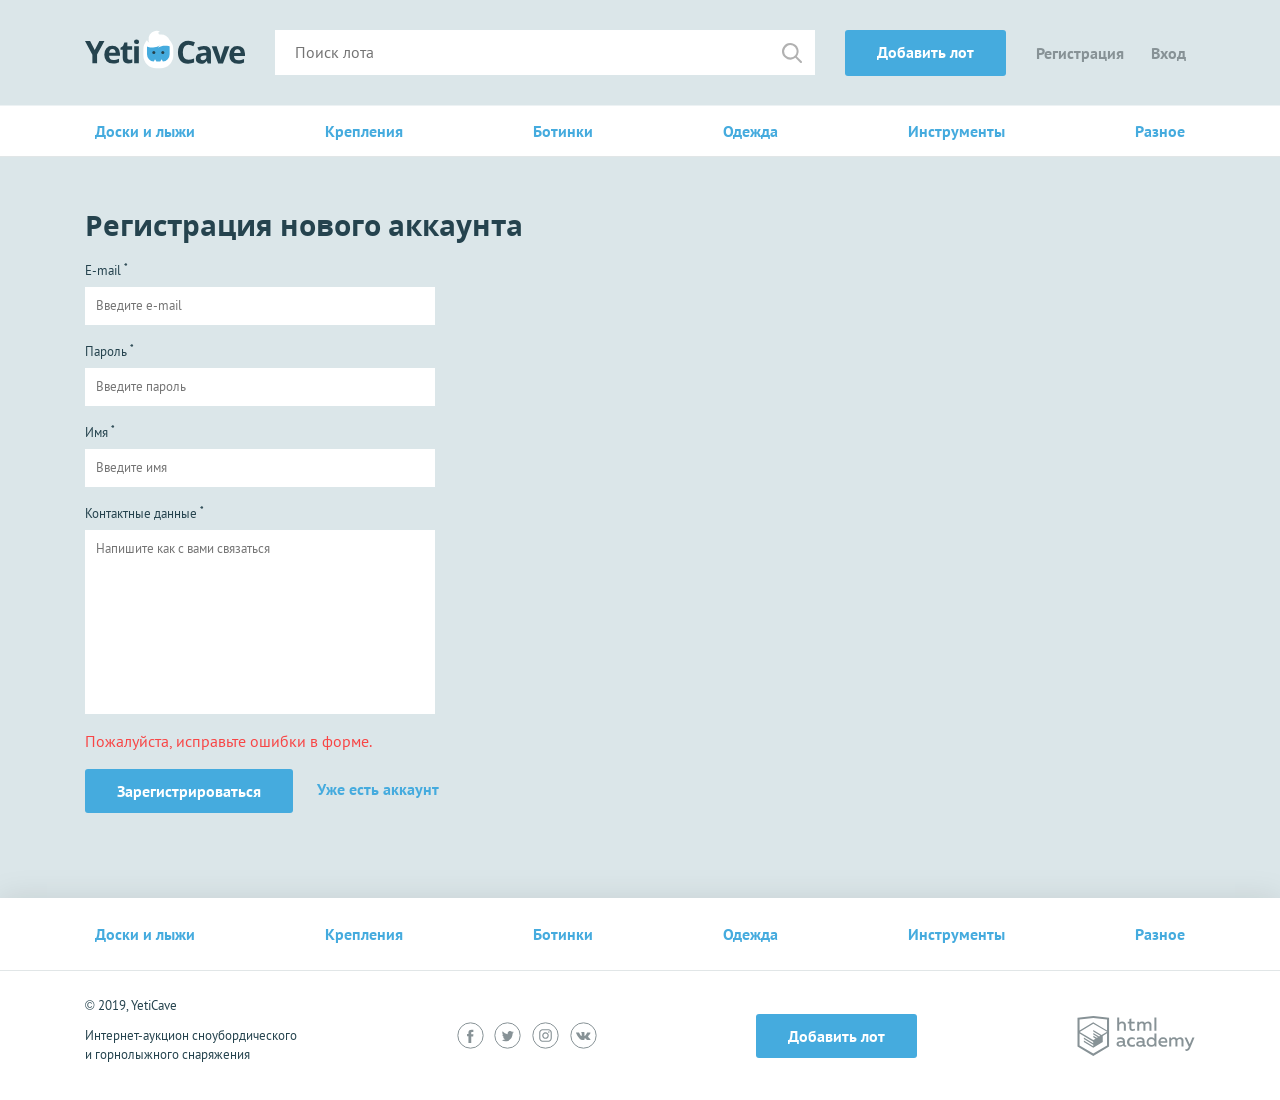
<file: pages/sign-up.html>
<!DOCTYPE html>
<html lang="ru">
<head>
  <meta charset="UTF-8">
  <title>Регистрация</title>
  <link href="../assets/css/normalize.min.css" rel="stylesheet">
  <link href="../assets/css/style.css" rel="stylesheet">
</head>
<body>

<div class="page-wrapper">

  <header class="main-header">
    <div class="main-header__container container">
      <h1 class="visually-hidden">YetiCave</h1>
      <a class="main-header__logo" href="index.html">
        <img src="../img/logo.svg" width="160" height="39" alt="Логотип компании YetiCave">
      </a>
      <form class="main-header__search" method="get" action="https://echo.htmlacademy.ru" autocomplete="off">
        <input type="search" name="search" placeholder="Поиск лота">
        <input class="main-header__search-btn" type="submit" name="find" value="Найти">
      </form>
      <a class="main-header__add-lot button" href="add-lot.html">Добавить лот</a>
      <nav class="user-menu">
        <ul class="user-menu__list">
          <li class="user-menu__item">
            <a href="sign-up.html">Регистрация</a>
          </li>
          <li class="user-menu__item">
            <a href="login.html">Вход</a>
          </li>
        </ul>
      </nav>
    </div>
  </header>

  <main>
    <nav class="nav">
      <ul class="nav__list container">
        <li class="nav__item">
          <a href="all-lots.html">Доски и лыжи</a>
        </li>
        <li class="nav__item">
          <a href="all-lots.html">Крепления</a>
        </li>
        <li class="nav__item">
          <a href="all-lots.html">Ботинки</a>
        </li>
        <li class="nav__item">
          <a href="all-lots.html">Одежда</a>
        </li>
        <li class="nav__item">
          <a href="all-lots.html">Инструменты</a>
        </li>
        <li class="nav__item">
          <a href="all-lots.html">Разное</a>
        </li>
      </ul>
    </nav>
    <form class="form container form--invalid" action="https://echo.htmlacademy.ru" method="post" autocomplete="off"> <!-- form
    --invalid -->
      <h2>Регистрация нового аккаунта</h2>
      <div class="form__item"> <!-- form__item--invalid -->
        <label for="email">E-mail <sup>*</sup></label>
        <input id="email" type="text" name="email" placeholder="Введите e-mail">
        <span class="form__error">Введите e-mail</span>
      </div>
      <div class="form__item">
        <label for="password">Пароль <sup>*</sup></label>
        <input id="password" type="password" name="password" placeholder="Введите пароль">
        <span class="form__error">Введите пароль</span>
      </div>
      <div class="form__item">
        <label for="name">Имя <sup>*</sup></label>
        <input id="name" type="text" name="name" placeholder="Введите имя">
        <span class="form__error">Введите имя</span>
      </div>
      <div class="form__item">
        <label for="message">Контактные данные <sup>*</sup></label>
        <textarea id="message" name="message" placeholder="Напишите как с вами связаться"></textarea>
        <span class="form__error">Напишите как с вами связаться</span>
      </div>
      <span class="form__error form__error--bottom">Пожалуйста, исправьте ошибки в форме.</span>
      <button type="submit" class="button">Зарегистрироваться</button>
      <a class="text-link" href="#">Уже есть аккаунт</a>
    </form>
  </main>

</div>

<footer class="main-footer">
  <nav class="nav">
    <ul class="nav__list container">
      <li class="nav__item">
        <a href="all-lots.html">Доски и лыжи</a>
      </li>
      <li class="nav__item">
        <a href="all-lots.html">Крепления</a>
      </li>
      <li class="nav__item">
        <a href="all-lots.html">Ботинки</a>
      </li>
      <li class="nav__item">
        <a href="all-lots.html">Одежда</a>
      </li>
      <li class="nav__item">
        <a href="all-lots.html">Инструменты</a>
      </li>
      <li class="nav__item">
        <a href="all-lots.html">Разное</a>
      </li>
    </ul>
  </nav>
  <div class="main-footer__bottom container">
    <div class="main-footer__copyright">
      <p>© 2019, YetiCave</p>
      <p>Интернет-аукцион сноубордического и горнолыжного снаряжения</p>
    </div>
    <div class="main-footer__social social">
      <span class="visually-hidden">Мы в соцсетях:</span>
      <a class="social__link social__link--facebook" href="#">
        <span class="visually-hidden">Facebook</span>
        <svg width="27" height="27" viewBox="0 0 27 27" xmlns="http://www.w3.org/2000/svg"><circle stroke="#879296" fill="none" cx="13.5" cy="13.5" r="12.667"/><path fill="#879296" d="M14.26 20.983h-2.816v-6.626H10.04v-2.28h1.404v-1.364c0-1.862.79-2.922 3.04-2.922h1.87v2.28h-1.17c-.876 0-.972.322-.972.916v1.14h2.212l-.245 2.28h-1.92v6.625z"/></svg>
      </a>
      <span class="visually-hidden">,</span>
      <a class="social__link social__link--twitter" href="#">
        <span class="visually-hidden">Twitter</span>
        <svg width="27" height="27" viewBox="0 0 27 27" xmlns="http://www.w3.org/2000/svg"><circle stroke="#879296" fill="none" cx="13.5" cy="13.5" r="12.687"/><path fill="#879296" d="M18.38 10.572c.525-.336.913-.848 1.092-1.445-.485.305-1.02.52-1.58.635-.458-.525-1.12-.827-1.816-.83-1.388.063-2.473 1.226-2.44 2.615-.002.2.02.4.06.596-2.017-.144-3.87-1.16-5.076-2.78-.22.403-.335.856-.332 1.315-.01.865.403 1.68 1.104 2.188-.397-.016-.782-.13-1.123-.333-.03 1.207.78 2.272 1.95 2.567-.21.06-.43.09-.653.088-.155.015-.313.015-.47 0 .3 1.045 1.238 1.777 2.324 1.815-.864.724-1.956 1.12-3.083 1.122-.198.013-.397.013-.595 0 1.12.767 2.447 1.18 3.805 1.182 4.57 0 7.066-3.992 7.066-7.456v-.34c.49-.375.912-.835 1.24-1.357-.465.218-.963.36-1.473.42z"/></svg>
      </a>
      <span class="visually-hidden">,</span>
      <a class="social__link social__link--instagram" href="#">
        <span class="visually-hidden">Instagram</span>
        <svg width="27" height="27" viewBox="0 0 27 27" xmlns="http://www.w3.org/2000/svg"><circle stroke="#879296" fill="none" cx="13.5" cy="13.5" r="12.687"/><path fill="#879296" d="M13.5 8.3h2.567c.403.002.803.075 1.18.213.552.213.988.65 1.2 1.2.14.38.213.778.216 1.18v5.136c-.003.403-.076.803-.215 1.18-.213.552-.65.988-1.2 1.2-.378.14-.778.213-1.18.216h-5.135c-.403-.003-.802-.076-1.18-.215-.552-.214-.988-.65-1.2-1.2-.14-.38-.212-.78-.215-1.182V13.46v-2.566c.003-.403.076-.802.214-1.18.213-.552.65-.988 1.2-1.2.38-.14.778-.212 1.18-.215H13.5m0-1.143h-2.616c-.526.01-1.048.108-1.54.292-.853.33-1.527 1-1.856 1.854-.184.493-.283 1.014-.292 1.542v5.232c.01.526.108 1.048.292 1.54.33.853 1.003 1.527 1.855 1.856.493.184 1.015.283 1.54.293H16.117c.527-.01 1.048-.11 1.54-.293.854-.33 1.527-1.003 1.856-1.855.184-.493.283-1.015.293-1.54V13.46v-2.614c-.01-.528-.11-1.05-.293-1.542-.33-.853-1.002-1.525-1.855-1.855-.493-.185-1.014-.283-1.54-.293-.665.01-.89 0-2.617 0zm0 3.093c-2.51.007-4.07 2.73-2.808 4.898 1.26 2.17 4.398 2.16 5.645-.017.285-.495.434-1.058.433-1.63-.006-1.8-1.47-3.256-3.27-3.25zm0 5.378c-1.63-.007-2.64-1.777-1.82-3.185.823-1.41 2.86-1.4 3.67.017.18.316.276.675.278 1.04.006 1.177-.95 2.133-2.128 2.128zm4.118-5.524c0 .58-.626.94-1.127.65-.5-.29-.5-1.012 0-1.3.116-.067.245-.102.378-.102.418-.005.76.333.76.752z"/></svg>
      </a>
      <span class="visually-hidden">,</span>
      <a class="social__link social__link--vkontakte" href="#">
        <span class="visually-hidden">Вконтакте</span>
        <svg width="27" height="27" viewBox="0 0 27 27" xmlns="http://www.w3.org/2000/svg"><circle stroke="#879296" fill="none" cx="13.5" cy="13.5" r="12.666"/><path fill="#879296" d="M13.92 18.07c.142-.016.278-.074.39-.166.077-.107.118-.237.116-.37 0 0 0-1.13.516-1.296.517-.165 1.208 1.09 1.95 1.58.276.213.624.314.973.28h1.95s.973-.057.525-.837c-.38-.62-.865-1.17-1.432-1.626-1.208-1.1-1.043-.916.41-2.816.886-1.16 1.236-1.86 1.13-2.163-.108-.302-.76-.214-.76-.214h-2.164c-.092-.026-.19-.026-.282 0-.083.058-.15.135-.195.225-.224.57-.49 1.125-.8 1.656-.973 1.61-1.344 1.697-1.51 1.59-.37-.234-.272-.975-.272-1.433 0-1.56.243-2.202-.468-2.377-.32-.075-.647-.108-.974-.098-.604-.052-1.213.01-1.793.186-.243.116-.438.38-.32.4.245.018.474.13.642.31.152.303.225.638.214.975 0 0 .127 1.832-.302 2.056-.43.223-.692-.167-1.55-1.618-.29-.506-.547-1.03-.77-1.57-.038-.09-.098-.17-.174-.233-.1-.065-.214-.108-.332-.128H6.485s-.312 0-.42.137c-.106.135 0 .36 0 .36.87 2 2.022 3.868 3.42 5.543.923.996 2.21 1.573 3.567 1.598z"/></svg>
      </a>
    </div>
    <a class="main-footer__add-lot button" href="add-lot.html">Добавить лот</a>
    <div class="main-footer__developed-by">
      <span class="visually-hidden">Разработано:</span>
      <a class="logo-academy" href="https://htmlacademy.ru/intensive/php">
        <span class="visually-hidden">HTML Academy</span>
        <svg width="118" height="40" xmlns="http://www.w3.org/2000/svg" viewBox="0 0 117.01 40">
          <path fill="#879296"
                d="M280.33,109.39a2.14,2.14,0,0,1-.6.11.59.59,0,0,1-.66-.66v-3.24c0-2.73-1.62-4-4.18-4a11.08,11.08,0,0,0-3.47.6v1.85a8.05,8.05,0,0,1,3.26-.7c1.54,0,2.37.79,2.37,1.92v.32a12,12,0,0,0-2.36-.26c-1.88,0-4,.72-4,3,0,1.87,1.53,2.77,3.17,2.77a5.25,5.25,0,0,0,3.41-1.17,1.81,1.81,0,0,0,1.81,1.06,3.52,3.52,0,0,0,1.28-.23v-1.45Zm-3.28-.85a3.68,3.68,0,0,1-2.62,1.07c-.9,0-1.7-.45-1.7-1.34,0-1.13,1.21-1.49,2.36-1.49a10.56,10.56,0,0,1,2,.23v1.53Zm9,2.64a6.81,6.81,0,0,0,3-.62V108.7a5.44,5.44,0,0,1-2.64.7,3,3,0,1,1,0-6,4.42,4.42,0,0,1,2.51.75v-1.85a5.47,5.47,0,0,0-2.79-.7,4.69,4.69,0,0,0-5,4.84,4.57,4.57,0,0,0,4.88,4.69Zm8.29-5.8c-1.88,0-4,.72-4,3,0,1.87,1.53,2.77,3.17,2.77a5.25,5.25,0,0,0,3.41-1.17,1.81,1.81,0,0,0,1.81,1.05,3.54,3.54,0,0,0,1.28-.23v-1.45a2.13,2.13,0,0,1-.6.11.59.59,0,0,1-.66-.66v-3.24c0-2.73-1.62-4-4.18-4a11.08,11.08,0,0,0-3.47.6v1.85a8.05,8.05,0,0,1,3.26-.7c1.55,0,2.37.79,2.37,1.92v.32a12,12,0,0,0-2.36-.26Zm2.36,3.17a3.68,3.68,0,0,1-2.62,1.07c-.9,0-1.7-.45-1.7-1.34,0-1.13,1.21-1.49,2.36-1.49a10.56,10.56,0,0,1,2,.23v1.53Zm4.11-2.13a4.49,4.49,0,0,0,4.48,4.77,4.21,4.21,0,0,0,3.47-1.68v1.43h1.81V97.75h-2v5.31a4.19,4.19,0,0,0-3.26-1.41,4.49,4.49,0,0,0-4.48,4.77Zm7.73-1.11v2.2a3.15,3.15,0,0,1-2.88,1.9,3,3,0,0,1,0-6,3.16,3.16,0,0,1,2.88,1.88Zm9.12,5.88a7.75,7.75,0,0,0,3.24-.62v-1.73a6.62,6.62,0,0,1-2.86.64c-1.66,0-3.24-.68-3.47-2.3h6.8c.58-2.62-.66-5.52-4.26-5.52a4.53,4.53,0,0,0-4.58,4.77c0,3.18,2.36,4.77,5.13,4.77Zm-.45-7.86a2.13,2.13,0,0,1,2.36,2.34h-5a2.47,2.47,0,0,1,2.66-2.34Zm18.43,2v5.6h2v-5.65a3.32,3.32,0,0,0-3.43-3.64A4.48,4.48,0,0,0,331,103.1a3.09,3.09,0,0,0-2.83-1.45,4.13,4.13,0,0,0-3,1.38v-1.13h-1.79v9h2v-6.11a3.21,3.21,0,0,1,2.39-1.39,1.72,1.72,0,0,1,1.79,1.9v5.6h2v-5.65c0-.21,0-.41,0-.62a3,3,0,0,1,2.24-1.22,1.72,1.72,0,0,1,1.79,1.9Zm13-3.45h-2.11l-2.69,6.82-3.05-6.82h-2.15l4.3,9.12-.19.45c-.53,1.41-1.26,2.11-2.24,2.11a3.13,3.13,0,0,1-.92-.13v1.71a5.12,5.12,0,0,0,1.19.15c1.38,0,2.66-.79,3.64-3.15l4.24-10.27ZM273.33,89.11a3.18,3.18,0,0,1,2.53-1.51A2,2,0,0,1,278,89.77V95.1h2v-5.6a3.52,3.52,0,0,0-3.73-3.69,4.12,4.12,0,0,0-2.92,1.24V81.91h-2V95.1h2v-6Zm10.18,3.24c0,2.11,1.36,3,3.11,3a7.39,7.39,0,0,0,2.43-.4V93.2a4.87,4.87,0,0,1-1.83.36c-1.17,0-1.72-.4-1.72-1.58V87.83h3.28V86.06h-3.28V82.84l-2,.49v2.73h-1.62v1.77h1.62v4.52ZM293.38,89a3.21,3.21,0,0,1,2.39-1.39,1.72,1.72,0,0,1,1.79,1.9v5.6h2V89.45c0-.21,0-.41,0-.62a3,3,0,0,1,2.24-1.22,1.72,1.72,0,0,1,1.79,1.9v5.6h2V89.45a3.32,3.32,0,0,0-3.43-3.64A4.47,4.47,0,0,0,299,87.26a3.09,3.09,0,0,0-2.83-1.45,4.13,4.13,0,0,0-3,1.38V86.06h-1.79v9h2V89Zm15.16-7.09h2V95.1h-2Zm-61.11-1.57L231.64,82v28.95l15.79,9.4,15.79-9.4V82L247.6,80.35l-.17,0Zm13.73,29.43-13.73,8.17-13.73-8.17V97.9L247.37,106l0,1.47L238,101.93v1.43l9.41,5.66,0,1.51-9.41-5.6v1.43l9.41,5.66,9.5-5.69V104.9h0v-4.67l4.23-2.53v12.06Zm0-13.6-3.76,2.21-1.73,1-8.27-4.92v1.43l7.07,4.2-.06,0-.15.09-1,.59-5.83-3.47v1.43l4.61,2.74-1.09.73,0,0-3.48-2v1.43l2.28,1.34-2.33,1.4-13.6-8.08,13.62-8.19h0l13.79,8Zm0-1.44-13.8-8.14h0l-13.65,8.13V83.85l13.73-1.44,13.73,1.44V94.72Z"
                transform="translate(-231.64 -80.34)"/>
        </svg>
      </a>
    </div>
  </div>
</footer>

</body>
</html>
</file>
<file: assets/css/style.css>
/* Шрифты */

@font-face {
  font-family: "Open Sans";
  src: url("../../fonts/opensans-regular.woff2") format("woff2"), url("../../fonts/opensans-regular.woff") format("woff");
  font-style: normal;
  font-weight: 400;
}

@font-face {
  font-family: "Open Sans";
  src: url("../../fonts/opensans-bold.woff2") format("woff2"), url("../../fonts/opensans-bold.woff") format("woff");
  font-style: normal;
  font-weight: 700;
}

@font-face {
  font-family: "PT Sans";
  src: url("../../fonts/ptsans.woff2") format("woff2"), url("../../fonts/ptsans.woff") format("woff");
  font-style: normal;
  font-weight: 400;
}

@font-face {
  font-family: "PT Sans";
  src: url("../../fonts/ptsansbold.woff2") format("woff2"), url("../../fonts/ptsansbold.woff") format("woff");
  font-style: normal;
  font-weight: 700;
}

/* Общее */

html,
body {
  height: 100%;
}

.page-wrapper {
  display: flex;
  flex-direction: column;
  min-height: 100%;
  margin-bottom: -202px;
}

.page-wrapper::after {
  content: "";

  display: block;
}

.page-wrapper::after {
  height: 85px;
}

main {
  margin-bottom: 202px;
}

body {
  min-width: 1140px;
  background-color: #dbe6e9;
  font-family: "PT Sans", sans-serif;
  font-weight: 400;
  font-size: 16px;
  line-height: 26px;
  color: #25434e;
}

a {
  text-decoration: none;
}

h2 {
  margin: 0;
  font-family: "Open Sans", sans-serif;
  font-size: 28px;
  line-height: 35px;
  font-weight: 700;
}

.text-link {
  font-weight: 700;
  color: #45abde;
}

.text-link:hover {
  text-decoration: underline;
}

.text-link:active {
  color: #2590c6;
}

.visually-hidden:not(:focus):not(:active),
input.visually-hidden {
  position: absolute;

  width: 1px;
  height: 1px;
  margin: -1px;
  border: 0;
  padding: 0;

  white-space: nowrap;

  clip-path: inset(100%);
  clip: rect(0 0 0 0);
  overflow: hidden;
}

.container {
  width: 1110px;
  margin: 0 auto;
  padding: 0 15px;
}

main.container {
  margin-bottom: 202px;
}

.button {
  display: block;
  padding: 9px 32px;
  background-color: #45abde;
  color: #ffffff;
  text-align: center;
  font-weight: 700;
  border: none;
  border-radius: 3px;
}

.button:hover,
.button:focus {
  background-color: #61c3f4;
}

.button:active {
  background-color: #2590c6;
}

.button:disabled {
  background-color: #45abde;
  opacity: 0.2;
}

.rub {
  display: inline-block;
  width: 12px;
  height: 13px;
  margin-left: 4px;
  font-size: 0;
  vertical-align: baseline;
  background: url("../../img/rub.svg") 0 0 no-repeat;
}

/* Хедер */

.main-header {
  padding: 30px 0 29px;
  border-bottom: 1px solid rgba(255, 255, 255, 0.5);
}

.main-header__container {
  display: -webkit-flex;
  display: -ms-flexbox;
  display: flex;
  -webkit-justify-content: flex-start;
  -ms-flex-pack: start;
  justify-content: flex-start;
}

.main-header__logo {
  display: block;
  margin-right: 30px;
}

.main-header__search {
  position: relative;
  width: 540px;
  margin-right: 30px;
}

.main-header__search input[type="search"] {
  width: 100%;
  padding: 8px 19px 9px 19px;
  border: 1px solid #ffffff;
}

.main-header__search input[type="search"]:focus {
  border-color: #45abde;
}

.main-header__search-btn {
  content: "";
  position: absolute;
  top: 3px;
  right: 3px;
  width: 20px;
  height: 20px;
  padding: 20px;
  background: url("../../img/search.svg") center no-repeat;
  opacity: 0.3;
  border: 0;
  font-size: 0;
}

.main-header__search-btn:hover {
  opacity: 0.4;
}

.main-header__search input[type="search"]:hover + .main-header__search-btn {
  opacity: 0.4;
}

.main-header__add-lot {
  max-width: 160px;
  margin-right: 30px;
}

.user-menu__list {
  display: -webkit-flex;
  display: -ms-flexbox;
  display: flex;
  -webkit-justify-content: space-between;
  -ms-flex-pack: justify;
  justify-content: space-between;
  -webkit-flex-wrap: wrap;
  -ms-flex-wrap: wrap;
  flex-wrap: wrap;
  width: 150px;
  margin: 0;
  margin-top: 10px;
  padding: 0;
  list-style: none;
}

.user-menu__item a {
  color: #879296;
  font-weight: 700;
}

.user-menu__item a:hover {
  text-decoration: underline;
}

.user-menu__item a:active {
  color: #727b7f;
}

/**/

.user-menu {
  display: -webkit-flex;
  display: -ms-flexbox;
  display: flex;
}

.user-menu__logged {
  color: #879296;
  line-height: 22px;
}

.user-menu__logged p {
  font-weight: 700;
  margin: 0;
}

.user-menu__logged a {
  color: #879296;
  font-size: 13px;
  font-weight: 400;
  float: left;
}

.user-menu__logged a:last-child {
  margin-left: 20px;
}

.user-menu__logged a:hover {
  text-decoration: underline;
}

.user-menu__logged a:active {
  color: #727b7f;
}

/* Футер */

.main-footer {
  background-color: #ffffff;
  box-shadow: 0 0 30px 0 rgba(0, 0, 0, 0.1);
}

.main-footer__bottom {
  display: -webkit-flex;
  display: -ms-flexbox;
  display: flex;
  -webkit-justify-content: space-between;
  -ms-flex-pack: justify;
  justify-content: space-between;
  -webkit-align-items: center;
  -ms-flex-align: center;
  align-items: center;
  padding: 25px 0;
}

.main-footer__copyright {
  max-width: 212px;
}

.main-footer__copyright p {
  margin: 0;
  margin-bottom: 11px;
  font-size: 13px;
  line-height: 19px;
}

.main-footer__social {
  width: 140px;
}

.social {
  display: -webkit-flex;
  display: -ms-flexbox;
  display: flex;
  -webkit-justify-content: space-between;
  -ms-flex-pack: justify;
  justify-content: space-between;
  -webkit-flex-wrap: wrap;
  -ms-flex-wrap: wrap;
  flex-wrap: wrap;
}

.social__link {
  width: 27px;
  height: 27px;
}

.social__link:hover path {
  fill: #45abde;
}

.social__link:active path {
  fill: #2590c6;
}

.social__link:hover circle {
  stroke: #45abde;
}

.social__link:active circle {
  stroke: #2590c6;
}

.logo-academy {
  display: block;
  width: 118px;
  height: 40px;
}

.logo-academy:hover path {
  fill: #45abde;
}

.logo-academy:active path {
  fill: #2590c6;
}

/* Навигация */

.nav {
  background-color: #ffffff;
  border-bottom: 1px solid #e1e6e7;
}

.nav__list {
  display: -webkit-flex;
  display: -ms-flexbox;
  display: flex;
  -webkit-justify-content: space-between;
  -ms-flex-pack: justify;
  justify-content: space-between;
  -webkit-flex-wrap: wrap;
  -ms-flex-wrap: wrap;
  flex-wrap: wrap;
  list-style: none;
}

.nav__item a {
  position: relative;
  display: block;
  padding: 12px 10px;
  font-weight: 700;
  color: #45abde;
}

.nav__item a::before {
  content: "";
  display: none;
  position: absolute;
  bottom: 0;
  width: calc(100% - 20px);
  height: 3px;
  background-color: #e2e5e6;
}

.nav__item a:hover::before {
  display: block;
}

.nav__item a:active {
  color: #2590c6;
}

.nav__item--current a {
  color: rgba(37, 67, 78, 0.6);
}

.nav__item--current a::before {
  display: block;
  background-color: #45abde;
}

.main-footer .nav__item a {
  padding: 23px 10px;
}

/* Главная. Промо блок */

.promo {
  padding: 58px 0 35px;
  background: url("../../img/promo-bg.png") 3px 17px no-repeat;
}

.promo__title {
  margin: 0;
  margin-bottom: 18px;
  font-family: "Open Sans", sans-serif;
  font-size: 48px;
  line-height: 53px;
  font-weight: 700;
}

.promo__text {
  max-width: 570px;
  margin: 0;
  margin-bottom: 43px;
  font-family: "Open Sans", sans-serif;
  font-size: 18px;
  line-height: 28px;
  font-weight: 400;
}

.promo__list {
  position: relative;
  display: -webkit-flex;
  display: -ms-flexbox;
  display: flex;
  -webkit-flex-wrap: wrap;
  -ms-flex-wrap: wrap;
  flex-wrap: wrap;
  width: 542px;
  padding: 0;
  margin: 0;
  list-style: none;
}

.promo__link:nth-child(1),
.promo__link:nth-child(2),
.promo__link:nth-child(3) {
  border-bottom: 1px solid #dbe6e9;
}

.promo__link:nth-child(1),
.promo__link:nth-child(2),
.promo__link:nth-child(4),
.promo__link:nth-child(5) {
  border-right: 1px solid #dbe6e9;
}

.promo__link {
  position: relative;
  display: block;
  width: 180px;
  height: 70px;
  padding: 12px 20px;
  background-color: #ffffff;
  color: #45abde;
  font-weight: 700;
  box-sizing: border-box;
  background-repeat: no-repeat;
}

.promo__item--boards .promo__link {
  background-image: url("../../img/category-1.jpg");
  background-position: 146px 8px;
}

.promo__item--attachment .promo__link {
  background-image: url("../../img/category-2.jpg");
  background-position: 133px 12px;
}

.promo__item--boots .promo__link {
  background-image: url("../../img/category-3.jpg");
  background-position: 144px 14px;
}

.promo__item--clothing .promo__link {
  background-image: url("../../img/category-4.jpg");
  background-position: 127px 12px;
}

.promo__item--tools .promo__link {
  background-image: url("../../img/category-5.jpg");
  background-position: 123px 13px;
}

.promo__item--other .promo__link {
  background-image: url("../../img/category-6.jpg");
  background-position: 132px 2px;
}

.promo__link:hover,
.promo__link:focus {
  -webkit-transform: scale(1.05);
  -ms-transform: scale(1.05);
  transform: scale(1.05);
  border: none;
  z-index: 2;
  box-shadow: 0 0 5px 5px rgba(0, 0, 0, 0.03);
}

/* Список лотов */

.lots {
  padding-top: 50px;
}

.lots__header {
  display: -webkit-flex;
  display: -ms-flexbox;
  display: flex;
  -webkit-justify-content: space-between;
  -ms-flex-pack: justify;
  justify-content: space-between;
}

.lots h2 {
  padding-bottom: 42px;
}

.lots__select {
  -webkit-align-self: flex-start;
  -ms-flex-item-align: start;
  align-self: flex-start;
  width: 179px;
  font-size: 13px;
  color: #879296;
  padding: 8px 18px 5px;
  border: 1px solid #ffffff;
  box-sizing: border-box;
  border-radius: 0;
  -webkit-appearance: none;
  -moz-appearance: none;
  appearance: none;
  background: #ffffff url("../../img/dropdown.svg") 157px 18px no-repeat;
}

.lots__select:focus {
  border-color: #45abde;
}

.lots__list {
  display: -webkit-flex;
  display: -ms-flexbox;
  display: flex;
  -webkit-flex-wrap: wrap;
  -ms-flex-wrap: wrap;
  flex-wrap: wrap;
  -webkit-justify-content: space-between;
  -ms-flex-pack: justify;
  justify-content: space-between;
  margin: 0;
  padding: 0;
  list-style: none;
}

.lots__item {
  width: 350px;
}

.lot {
  margin-bottom: 30px;
  background-color: #ffffff;
}

.lot__image {
  width: 350px;
  height: 261px;
  border-bottom: 1px solid #e1e6e7;
}

.lot__image img {
  width: 100%;
  height: 100%;
}

.lot__info {
  padding: 22px 30px 30px;
}

.lot__category {
  font-size: 13px;
  color: #879296;
}

.lot__title {
  min-height: 48px;
  margin: 0;
  margin-bottom: 15px;
  font-family: "Open Sans", sans-serif;
  font-size: 18px;
  line-height: 24px;
  font-weight: 700;
}

.lot__state {
  display: -webkit-flex;
  display: -ms-flexbox;
  display: flex;
  -webkit-justify-content: space-between;
  -ms-flex-pack: justify;
  justify-content: space-between;
}

.lot__amount {
  font-size: 13px;
}

.lot__cost {
  display: block;
  font-family: "Open Sans", sans-serif;
  font-size: 28px;
  line-height: 28px;
  font-weight: 700;
}

.lot__timer {
  -webkit-align-self: flex-end;
  -ms-flex-item-align: end;
  align-self: flex-end;
}

.timer {
  position: relative;
  padding: 6px 8px 5px 25px;
  background-color: #879296;
  font-size: 13px;
  line-height: 18px;
  color: #ffffff;
  border-radius: 2px;
}

.timer::before {
  content: "";
  position: absolute;
  top: 8px;
  left: 9px;
  width: 12px;
  height: 12px;
  background: url("../../img/timer.svg") 0 0 no-repeat;
}

.timer--finishing {
  background-color: #f84646;
}

.timer--win {
  padding: 6px 8px 5px 8px;
  background-color: #ffffff;
  color: #25434e;
}

.timer--end {
  padding: 6px 8px 5px 8px;
}

.timer--win::before,
.timer--end::before {
  display: none;
}

/* Пагинация */

.pagination-list {
  display: -webkit-flex;
  display: -ms-flexbox;
  display: flex;
  margin: 0;
  padding: 22px 20px;
  list-style: none;
  text-align: center;
  font-size: 16px;
  font-weight: 700;
  background-color: #ffffff;
}

.pagination-item {
  margin-right: 5px;
}

.pagination-item a {
  color: #879296;
  padding: 5px 10px;
}

.pagination-item a:hover {
  color: #45abde;
}

.pagination-item a:active {
  color: #2590c6;
}

.pagination-item-prev {
  margin-right: auto;
}

.pagination-item-next {
  margin-left: auto;
  margin-right: 0;
}

.pagination-item-active a {
  color: #25434e;
  background-color: rgba(135, 146, 150, 0.1);
}

.pagination-item-active a:hover {
  color: #25434e;
}

.pagination-item-active a:active {
  color: #25434e;
}

/* Форма Регистрация + Добавление лота */

.form {
  padding-top: 51px;
}

.form h2 {
  padding-bottom: 15px;
}

.form__item {
  width: 350px;
  margin: 0;
  margin-bottom: 14px;
  font-size: 13px;
}

.form__item label {
  display: block;
  margin-bottom: 3px;
}

.form__item input,
.form__item textarea {
  display: block;
  width: 100%;
  padding: 5px 10px;
  border: 1px solid #ffffff;
  box-sizing: border-box;
}

.form__item textarea {
  min-height: 184px;
  resize: none;
}

.form__item input:focus,
.form__item textarea:focus {
  border-color: #45abde;
}

.form__item--small {
  width: 160px
}

.form__item--wide {
  width: 730px;
}

.form__item--last {
  margin-bottom: 65px;
}

.form .button {
  display: inline-block;
  vertical-align: middle;
  margin-right: 20px;
}

.form__item select {
  display: block;
  width: 350px;
  padding: 5px 10px;
  border: 1px solid #ffffff;
  box-sizing: border-box;
  border-radius: 0;
  -webkit-appearance: none;
  -moz-appearance: none;
  appearance: none;
  background: #ffffff url("../../img/dropdown.svg") 328px 16px no-repeat;
}

.form__item select:focus {
  border-color: #45abde;
}

.form__container-two,
.form__container-three {
  display: -webkit-flex;
  display: -ms-flexbox;
  display: flex;
  -webkit-justify-content: space-between;
  -ms-flex-pack: justify;
  justify-content: space-between;
  width: 730px;
}

.form__container-three {
  margin-bottom: 25px;
}

.form__input-date {
  background: #ffffff url("../../img/date.svg") 326px 12px no-repeat;
}

.form__error {
  display: none;
  font-size: 11px;
  color: #f84646;
}

input:invalid .form__error{
  display: block;
}

.form__error--bottom {
  display: none;
  margin-bottom: 15px;
  font-size: 16px;
}

.form--invalid .form__error--bottom {
  display: block;
}

.form__item--invalid .form__error {
  display: block;
}

.form__item--invalid textarea,
.form__item--invalid input {
  background: #ffffff url("../../img/error.svg") 97% 11px no-repeat;
  border-color: #f84646;
}

.form__item--invalid select {
  background: #ffffff url("../../img/error.svg") 322px 11px no-repeat;
  border-color: #f84646;
}

.form__item--small.form__item--invalid input {
  background: #ffffff url("../../img/error.svg") 94% 11px no-repeat;
}

.form__item--wide.form__item--invalid textarea {
  background: #ffffff url("../../img/error.svg") 702px 11px no-repeat;
}

.form__input-file {
  display: inline-block;
}

.form__input-file input {
  display: inline-block;
  width: 250px;
  box-sizing: border-box;
}

.form__input-file input:active, .form__input-file input:focus {
  outline: none;
  border-color: #fff;
}

.form__input-file label {
  display: inline-block;
  width: 95px;
  box-sizing: border-box;
  margin: 0 0 0 -4px;
  padding: 7px 0 8px 5px;
  border: 1px solid #fff;
  background: #fff;
  text-align: center;
  cursor: pointer;
}

.form__input-file:hover label {
  background-color: #45abde;
  color: #fff;
}

/* Страница лота */

.lot-item {
  padding-top: 50px;
}

.lot-item h2 {
  padding-bottom: 25px;
}

.lot-item__content {
  display: -webkit-flex;
  display: -ms-flexbox;
  display: flex;
  -webkit-justify-content: space-between;
  -ms-flex-pack: justify;
  justify-content: space-between;
}

.lot-item__left {
  width: 730px;
}

.lot-item__right {
  width: 350px;
}

.lot-item__image {
  position: relative;
  width: 730px;
  height: 550px;
  text-align: center;
  background-color: #ffffff;
  overflow: hidden;
}

.lot-item__image img {
  position: absolute;
  left: 50%;
  top: 50%;
  display: block;
  -webkit-transform: translate(-50%, -50%);
  -ms-transform: translate(-50%, -50%);
  transform: translate(-50%, -50%);
}

.lot-item__category {
  margin: 20px 0 12px;
  font-size: 13px;
}

.lot-item__category span {
  color: #879296;
}

.lot-item__description {
  margin: 0;
  font-weight: 400;
}

.lot-item__state {
  padding: 30px;
  background-color: #ffffff;
}

.lot-item__timer {
  -webkit-align-self: flex-end;
  -ms-flex-item-align: end;
  align-self: flex-end;
  width: 80px;
  margin-bottom: 19px;
  box-sizing: border-box;
}

.lot-item__cost-state {
  display: -webkit-flex;
  display: -ms-flexbox;
  display: flex;
  -webkit-justify-content: space-between;
  -ms-flex-pack: justify;
  justify-content: space-between;
}

.lot-item__amount {
  font-size: 13px;
}

.lot-item__cost {
  display: block;
  margin-top: -5px;
  font-family: "Open Sans", sans-serif;
  font-size: 28px;
  line-height: 31px;
  font-weight: 700;
}

.lot-item__min-cost {
  -webkit-align-self: flex-end;
  -ms-flex-item-align: end;
  align-self: flex-end;
}

.lot-item__form {
  display: -webkit-flex;
  display: -ms-flexbox;
  display: flex;
  -webkit-justify-content: space-between;
  -ms-flex-pack: justify;
  justify-content: space-between;
  margin-top: 17px;
}

.lot-item__form-item {
  margin: 0;
}

.lot-item__form-item label {
  display: block;
  font-size: 13px;
  line-height: 21px;
}

.lot-item__form-item input {
  display: block;
  width: 130px;
  padding: 5px 7px;
  font-size: 13px;
  box-sizing: border-box;
  border: 1px solid #e1e6e7;
  border-radius: 3px;
}

.lot-item__form-item input:focus {
  border-color: #45abde;
}

.lot-item__form .button {
  -webkit-align-self: flex-end;
  -ms-flex-item-align: end;
  align-self: flex-end;
  padding: 6px 20px 7px;
  height: 38px;
}

/* История ставок */

.history {
  margin-top: 34px;
}

.history h3 {
  margin: 0;
  margin-bottom: 13px;
  font-size: 16px;
  font-weight: 700;
}

.history__item {
  display: -webkit-flex;
  display: -ms-flexbox;
  display: flex;
  -webkit-justify-content: space-between;
  -ms-flex-pack: justify;
  justify-content: space-between;
  padding: 6px 20px;
  min-width: 310px;
  background-color: #ffffff;
  border-bottom: 1px solid #dbe6e9;
  font-size: 13px;
  font-weight: 400;
}

.history__item td {
  display: block;
  width: 33%;
  max-width: 110px;
  word-wrap: break-word;
}

.history__item:last-child {
  border-bottom: none;
}

.history__name {
  font-weight: 700;
}

/* Мои ставки */

.rates {
  padding-top: 50px;
}

.rates h2 {
  padding-bottom: 24px;
}

.rates__list {
  width: 100%;
}

.rates__item td {
  display: block;
}

.rates__item {
  display: -webkit-flex;
  display: -ms-flexbox;
  display: flex;
  -webkit-justify-content: space-between;
  -ms-flex-pack: justify;
  justify-content: space-between;
  -webkit-align-items: center;
  -ms-flex-align: center;
  align-items: center;
  padding: 18px 10px;
  border-top: 1px solid #ffffff;
}

.rates__item:last-child {
  border-bottom: 1px solid #ffffff;
}

.rates__item .rates__info {
  display: -webkit-flex;
  display: -ms-flexbox;
  display: flex;
  -webkit-justify-content: flex-start;
  -ms-flex-pack: start;
  justify-content: flex-start;
  -webkit-align-items: center;
  -ms-flex-align: center;
  align-items: center;
  width: 460px;
}

.rates__info p {
  margin: 0;
  font-size: 13px;
  line-height: 13px;
}

.rates__img {
  width: 54px;
  height: 40px;
  margin-right: 8px;
}

.rates__img img {
  width: 100%;
  height: 100%;
}

.rates__title {
  margin: 0;
  font-size: 16px;
  font-weight: 700;
}

.rates__title a {
  color: #45abde;
}

.rates__title a:hover {
  text-decoration: underline;
}

.rates__title a:active {
  color: #2590c6;
}

.rates__category {
  width: 160px;
  font-size: 13px;
  font-weight: 400;
  color: #879296;
}

.rates__timer {
  width: 198px;
}

.rates__timer .timer {
  width: 82px;
  box-sizing: border-box;
}

.rates__timer .timer--win {
  width: 112px;
  box-sizing: border-box;
}

.rates__timer .timer--end {
  width: 107px;
  box-sizing: border-box;
}

.rates__price {
  width: 135px;
  font-size: 13px;
  font-weight: 700;
}

.rates__time {
  font-size: 13px;
  min-width: 130px;
}

.rates__item--win {
  background-color: #45abde;
}

.rates__item--win .rates__title a,
.rates__item--win .rates__category,
.rates__item--win .rates__price,
.rates__item--win .rates__time {
  color: #ffffff;
}

.rates__item--end {
  opacity: 0.4;
}
</file>
<file: assets/css/flatpickr.min.css>
.flatpickr-calendar{background:transparent;opacity:0;display:none;text-align:center;visibility:hidden;padding:0;-webkit-animation:none;animation:none;direction:ltr;border:0;font-size:14px;line-height:24px;border-radius:5px;position:absolute;width:307.875px;-webkit-box-sizing:border-box;box-sizing:border-box;-ms-touch-action:manipulation;touch-action:manipulation;background:#fff;-webkit-box-shadow:1px 0 0 #e6e6e6,-1px 0 0 #e6e6e6,0 1px 0 #e6e6e6,0 -1px 0 #e6e6e6,0 3px 13px rgba(0,0,0,0.08);box-shadow:1px 0 0 #e6e6e6,-1px 0 0 #e6e6e6,0 1px 0 #e6e6e6,0 -1px 0 #e6e6e6,0 3px 13px rgba(0,0,0,0.08);}.flatpickr-calendar.open,.flatpickr-calendar.inline{opacity:1;max-height:640px;visibility:visible}.flatpickr-calendar.open{display:inline-block;z-index:99999}.flatpickr-calendar.animate.open{-webkit-animation:fpFadeInDown 300ms cubic-bezier(.23,1,.32,1);animation:fpFadeInDown 300ms cubic-bezier(.23,1,.32,1)}.flatpickr-calendar.inline{display:block;position:relative;top:2px}.flatpickr-calendar.static{position:absolute;top:calc(100% + 2px);}.flatpickr-calendar.static.open{z-index:999;display:block}.flatpickr-calendar.multiMonth .prevMonthDay,.flatpickr-calendar.multiMonth .nextMonthDay{visibility:hidden}.flatpickr-calendar.multiMonth .flatpickr-days .dayContainer:nth-child(n+1) .flatpickr-day.inRange:nth-child(7n+7){-webkit-box-shadow:none !important;box-shadow:none !important}.flatpickr-calendar.multiMonth .flatpickr-days .dayContainer:nth-child(n+2) .flatpickr-day.inRange:nth-child(7n+1){-webkit-box-shadow:-2px 0 0 #e6e6e6,5px 0 0 #e6e6e6;box-shadow:-2px 0 0 #e6e6e6,5px 0 0 #e6e6e6}.flatpickr-calendar .hasWeeks .dayContainer,.flatpickr-calendar .hasTime .dayContainer{border-bottom:0;border-bottom-right-radius:0;border-bottom-left-radius:0}.flatpickr-calendar .hasWeeks .dayContainer{border-left:0}.flatpickr-calendar.showTimeInput.hasTime .flatpickr-time{height:40px;border-top:1px solid #e6e6e6}.flatpickr-calendar.noCalendar.hasTime .flatpickr-time{height:auto}.flatpickr-calendar:before,.flatpickr-calendar:after{position:absolute;display:block;pointer-events:none;border:solid transparent;content:'';height:0;width:0;left:22px}.flatpickr-calendar.rightMost:before,.flatpickr-calendar.rightMost:after{left:auto;right:22px}.flatpickr-calendar:before{border-width:5px;margin:0 -5px}.flatpickr-calendar:after{border-width:4px;margin:0 -4px}.flatpickr-calendar.arrowTop:before,.flatpickr-calendar.arrowTop:after{bottom:100%}.flatpickr-calendar.arrowTop:before{border-bottom-color:#e6e6e6}.flatpickr-calendar.arrowTop:after{border-bottom-color:#fff}.flatpickr-calendar.arrowBottom:before,.flatpickr-calendar.arrowBottom:after{top:100%}.flatpickr-calendar.arrowBottom:before{border-top-color:#e6e6e6}.flatpickr-calendar.arrowBottom:after{border-top-color:#fff}.flatpickr-calendar:focus{outline:0}.flatpickr-wrapper{position:relative;display:inline-block}.flatpickr-months{display:-webkit-box;display:-webkit-flex;display:-ms-flexbox;display:flex;}.flatpickr-months .flatpickr-month{background:transparent;color:rgba(0,0,0,0.9);fill:rgba(0,0,0,0.9);height:28px;line-height:1;text-align:center;position:relative;-webkit-user-select:none;-moz-user-select:none;-ms-user-select:none;user-select:none;overflow:hidden;-webkit-box-flex:1;-webkit-flex:1;-ms-flex:1;flex:1}.flatpickr-months .flatpickr-prev-month,.flatpickr-months .flatpickr-next-month{text-decoration:none;cursor:pointer;position:absolute;top:0;line-height:16px;height:28px;padding:10px;z-index:3;}.flatpickr-months .flatpickr-prev-month.disabled,.flatpickr-months .flatpickr-next-month.disabled{display:none}.flatpickr-months .flatpickr-prev-month i,.flatpickr-months .flatpickr-next-month i{position:relative}.flatpickr-months .flatpickr-prev-month.flatpickr-prev-month,.flatpickr-months .flatpickr-next-month.flatpickr-prev-month{/*
      /*rtl:begin:ignore*/left:0;/*
      /*rtl:end:ignore*/}/*
      /*rtl:begin:ignore*/
/*
      /*rtl:end:ignore*/
.flatpickr-months .flatpickr-prev-month.flatpickr-next-month,.flatpickr-months .flatpickr-next-month.flatpickr-next-month{/*
      /*rtl:begin:ignore*/right:0;/*
      /*rtl:end:ignore*/}/*
      /*rtl:begin:ignore*/
/*
      /*rtl:end:ignore*/
.flatpickr-months .flatpickr-prev-month:hover,.flatpickr-months .flatpickr-next-month:hover{color:#959ea9;}.flatpickr-months .flatpickr-prev-month:hover svg,.flatpickr-months .flatpickr-next-month:hover svg{fill:#f64747}.flatpickr-months .flatpickr-prev-month svg,.flatpickr-months .flatpickr-next-month svg{width:14px;height:14px;}.flatpickr-months .flatpickr-prev-month svg path,.flatpickr-months .flatpickr-next-month svg path{-webkit-transition:fill .1s;transition:fill .1s;fill:inherit}.numInputWrapper{position:relative;height:auto;}.numInputWrapper input,.numInputWrapper span{display:inline-block}.numInputWrapper input{width:100%;}.numInputWrapper input::-ms-clear{display:none}.numInputWrapper span{position:absolute;right:0;width:14px;padding:0 4px 0 2px;height:50%;line-height:50%;opacity:0;cursor:pointer;border:1px solid rgba(57,57,57,0.15);-webkit-box-sizing:border-box;box-sizing:border-box;}.numInputWrapper span:hover{background:rgba(0,0,0,0.1)}.numInputWrapper span:active{background:rgba(0,0,0,0.2)}.numInputWrapper span:after{display:block;content:"";position:absolute}.numInputWrapper span.arrowUp{top:0;border-bottom:0;}.numInputWrapper span.arrowUp:after{border-left:4px solid transparent;border-right:4px solid transparent;border-bottom:4px solid rgba(57,57,57,0.6);top:26%}.numInputWrapper span.arrowDown{top:50%;}.numInputWrapper span.arrowDown:after{border-left:4px solid transparent;border-right:4px solid transparent;border-top:4px solid rgba(57,57,57,0.6);top:40%}.numInputWrapper span svg{width:inherit;height:auto;}.numInputWrapper span svg path{fill:rgba(0,0,0,0.5)}.numInputWrapper:hover{background:rgba(0,0,0,0.05);}.numInputWrapper:hover span{opacity:1}.flatpickr-current-month{font-size:135%;line-height:inherit;font-weight:300;color:inherit;position:absolute;width:75%;left:12.5%;padding:6.16px 0 0 0;line-height:1;height:28px;display:inline-block;text-align:center;-webkit-transform:translate3d(0,0,0);transform:translate3d(0,0,0);}.flatpickr-current-month span.cur-month{font-family:inherit;font-weight:700;color:inherit;display:inline-block;margin-left:.5ch;padding:0;}.flatpickr-current-month span.cur-month:hover{background:rgba(0,0,0,0.05)}.flatpickr-current-month .numInputWrapper{width:6ch;width:7ch\0;display:inline-block;}.flatpickr-current-month .numInputWrapper span.arrowUp:after{border-bottom-color:rgba(0,0,0,0.9)}.flatpickr-current-month .numInputWrapper span.arrowDown:after{border-top-color:rgba(0,0,0,0.9)}.flatpickr-current-month input.cur-year{background:transparent;-webkit-box-sizing:border-box;box-sizing:border-box;color:inherit;cursor:text;padding:0 0 0 .5ch;margin:0;display:inline-block;font-size:inherit;font-family:inherit;font-weight:300;line-height:inherit;height:auto;border:0;border-radius:0;vertical-align:initial;}.flatpickr-current-month input.cur-year:focus{outline:0}.flatpickr-current-month input.cur-year[disabled],.flatpickr-current-month input.cur-year[disabled]:hover{font-size:100%;color:rgba(0,0,0,0.5);background:transparent;pointer-events:none}.flatpickr-weekdays{background:transparent;text-align:center;overflow:hidden;width:100%;display:-webkit-box;display:-webkit-flex;display:-ms-flexbox;display:flex;-webkit-box-align:center;-webkit-align-items:center;-ms-flex-align:center;align-items:center;height:28px;}.flatpickr-weekdays .flatpickr-weekdaycontainer{display:-webkit-box;display:-webkit-flex;display:-ms-flexbox;display:flex;-webkit-box-flex:1;-webkit-flex:1;-ms-flex:1;flex:1}span.flatpickr-weekday{cursor:default;font-size:90%;background:transparent;color:rgba(0,0,0,0.54);line-height:1;margin:0;text-align:center;display:block;-webkit-box-flex:1;-webkit-flex:1;-ms-flex:1;flex:1;font-weight:bolder}.dayContainer,.flatpickr-weeks{padding:1px 0 0 0}.flatpickr-days{position:relative;overflow:hidden;display:-webkit-box;display:-webkit-flex;display:-ms-flexbox;display:flex;-webkit-box-align:start;-webkit-align-items:flex-start;-ms-flex-align:start;align-items:flex-start;width:307.875px;}.flatpickr-days:focus{outline:0}.dayContainer{padding:0;outline:0;text-align:left;width:307.875px;min-width:307.875px;max-width:307.875px;-webkit-box-sizing:border-box;box-sizing:border-box;display:inline-block;display:-ms-flexbox;display:-webkit-box;display:-webkit-flex;display:flex;-webkit-flex-wrap:wrap;flex-wrap:wrap;-ms-flex-wrap:wrap;-ms-flex-pack:justify;-webkit-justify-content:space-around;justify-content:space-around;-webkit-transform:translate3d(0,0,0);transform:translate3d(0,0,0);opacity:1;}.dayContainer + .dayContainer{-webkit-box-shadow:-1px 0 0 #e6e6e6;box-shadow:-1px 0 0 #e6e6e6}.flatpickr-day{background:none;border:1px solid transparent;border-radius:150px;-webkit-box-sizing:border-box;box-sizing:border-box;color:#393939;cursor:pointer;font-weight:400;width:14.2857143%;-webkit-flex-basis:14.2857143%;-ms-flex-preferred-size:14.2857143%;flex-basis:14.2857143%;max-width:39px;height:39px;line-height:39px;margin:0;display:inline-block;position:relative;-webkit-box-pack:center;-webkit-justify-content:center;-ms-flex-pack:center;justify-content:center;text-align:center;}.flatpickr-day.inRange,.flatpickr-day.prevMonthDay.inRange,.flatpickr-day.nextMonthDay.inRange,.flatpickr-day.today.inRange,.flatpickr-day.prevMonthDay.today.inRange,.flatpickr-day.nextMonthDay.today.inRange,.flatpickr-day:hover,.flatpickr-day.prevMonthDay:hover,.flatpickr-day.nextMonthDay:hover,.flatpickr-day:focus,.flatpickr-day.prevMonthDay:focus,.flatpickr-day.nextMonthDay:focus{cursor:pointer;outline:0;background:#e6e6e6;border-color:#e6e6e6}.flatpickr-day.today{border-color:#959ea9;}.flatpickr-day.today:hover,.flatpickr-day.today:focus{border-color:#959ea9;background:#959ea9;color:#fff}.flatpickr-day.selected,.flatpickr-day.startRange,.flatpickr-day.endRange,.flatpickr-day.selected.inRange,.flatpickr-day.startRange.inRange,.flatpickr-day.endRange.inRange,.flatpickr-day.selected:focus,.flatpickr-day.startRange:focus,.flatpickr-day.endRange:focus,.flatpickr-day.selected:hover,.flatpickr-day.startRange:hover,.flatpickr-day.endRange:hover,.flatpickr-day.selected.prevMonthDay,.flatpickr-day.startRange.prevMonthDay,.flatpickr-day.endRange.prevMonthDay,.flatpickr-day.selected.nextMonthDay,.flatpickr-day.startRange.nextMonthDay,.flatpickr-day.endRange.nextMonthDay{background:#569ff7;-webkit-box-shadow:none;box-shadow:none;color:#fff;border-color:#569ff7}.flatpickr-day.selected.startRange,.flatpickr-day.startRange.startRange,.flatpickr-day.endRange.startRange{border-radius:50px 0 0 50px}.flatpickr-day.selected.endRange,.flatpickr-day.startRange.endRange,.flatpickr-day.endRange.endRange{border-radius:0 50px 50px 0}.flatpickr-day.selected.startRange + .endRange,.flatpickr-day.startRange.startRange + .endRange,.flatpickr-day.endRange.startRange + .endRange{-webkit-box-shadow:-10px 0 0 #569ff7;box-shadow:-10px 0 0 #569ff7}.flatpickr-day.selected.startRange.endRange,.flatpickr-day.startRange.startRange.endRange,.flatpickr-day.endRange.startRange.endRange{border-radius:50px}.flatpickr-day.inRange{border-radius:0;-webkit-box-shadow:-5px 0 0 #e6e6e6,5px 0 0 #e6e6e6;box-shadow:-5px 0 0 #e6e6e6,5px 0 0 #e6e6e6}.flatpickr-day.disabled,.flatpickr-day.disabled:hover,.flatpickr-day.prevMonthDay,.flatpickr-day.nextMonthDay,.flatpickr-day.notAllowed,.flatpickr-day.notAllowed.prevMonthDay,.flatpickr-day.notAllowed.nextMonthDay{color:rgba(57,57,57,0.3);background:transparent;border-color:transparent;cursor:default}.flatpickr-day.disabled,.flatpickr-day.disabled:hover{cursor:not-allowed;color:rgba(57,57,57,0.1)}.flatpickr-day.week.selected{border-radius:0;-webkit-box-shadow:-5px 0 0 #569ff7,5px 0 0 #569ff7;box-shadow:-5px 0 0 #569ff7,5px 0 0 #569ff7}.rangeMode .flatpickr-day{margin-top:1px}.flatpickr-weekwrapper{display:inline-block;float:left;}.flatpickr-weekwrapper .flatpickr-weeks{padding:0 12px;-webkit-box-shadow:1px 0 0 #e6e6e6;box-shadow:1px 0 0 #e6e6e6}.flatpickr-weekwrapper .flatpickr-weekday{float:none;width:100%;line-height:28px}.flatpickr-weekwrapper span.flatpickr-day,.flatpickr-weekwrapper span.flatpickr-day:hover{display:block;width:100%;max-width:none;color:rgba(57,57,57,0.3);background:transparent;cursor:default;border:none}.flatpickr-innerContainer{display:block;display:-webkit-box;display:-webkit-flex;display:-ms-flexbox;display:flex;-webkit-box-sizing:border-box;box-sizing:border-box;overflow:hidden;}.flatpickr-rContainer{display:inline-block;padding:0;-webkit-box-sizing:border-box;box-sizing:border-box}.flatpickr-time{text-align:center;outline:0;display:block;height:0;line-height:40px;max-height:40px;-webkit-box-sizing:border-box;box-sizing:border-box;overflow:hidden;display:-webkit-box;display:-webkit-flex;display:-ms-flexbox;display:flex;}.flatpickr-time:after{content:"";display:table;clear:both}.flatpickr-time .numInputWrapper{-webkit-box-flex:1;-webkit-flex:1;-ms-flex:1;flex:1;width:40%;height:40px;float:left;}.flatpickr-time .numInputWrapper span.arrowUp:after{border-bottom-color:#393939}.flatpickr-time .numInputWrapper span.arrowDown:after{border-top-color:#393939}.flatpickr-time.hasSeconds .numInputWrapper{width:26%}.flatpickr-time.time24hr .numInputWrapper{width:49%}.flatpickr-time input{background:transparent;-webkit-box-shadow:none;box-shadow:none;border:0;border-radius:0;text-align:center;margin:0;padding:0;height:inherit;line-height:inherit;cursor:pointer;color:#393939;font-size:14px;position:relative;-webkit-box-sizing:border-box;box-sizing:border-box;}.flatpickr-time input.flatpickr-hour{font-weight:bold}.flatpickr-time input.flatpickr-minute,.flatpickr-time input.flatpickr-second{font-weight:400}.flatpickr-time input:focus{outline:0;border:0}.flatpickr-time .flatpickr-time-separator,.flatpickr-time .flatpickr-am-pm{height:inherit;display:inline-block;float:left;line-height:inherit;color:#393939;font-weight:bold;width:2%;-webkit-user-select:none;-moz-user-select:none;-ms-user-select:none;user-select:none;-webkit-align-self:center;-ms-flex-item-align:center;align-self:center}.flatpickr-time .flatpickr-am-pm{outline:0;width:18%;cursor:pointer;text-align:center;font-weight:400;}.flatpickr-time .flatpickr-am-pm:hover,.flatpickr-time .flatpickr-am-pm:focus{background:#f0f0f0}.flatpickr-input[readonly]{cursor:pointer}@-webkit-keyframes fpFadeInDown{from{opacity:0;-webkit-transform:translate3d(0,-20px,0);transform:translate3d(0,-20px,0)}to{opacity:1;-webkit-transform:translate3d(0,0,0);transform:translate3d(0,0,0)}}@keyframes fpFadeInDown{from{opacity:0;-webkit-transform:translate3d(0,-20px,0);transform:translate3d(0,-20px,0)}to{opacity:1;-webkit-transform:translate3d(0,0,0);transform:translate3d(0,0,0)}}
</file>
